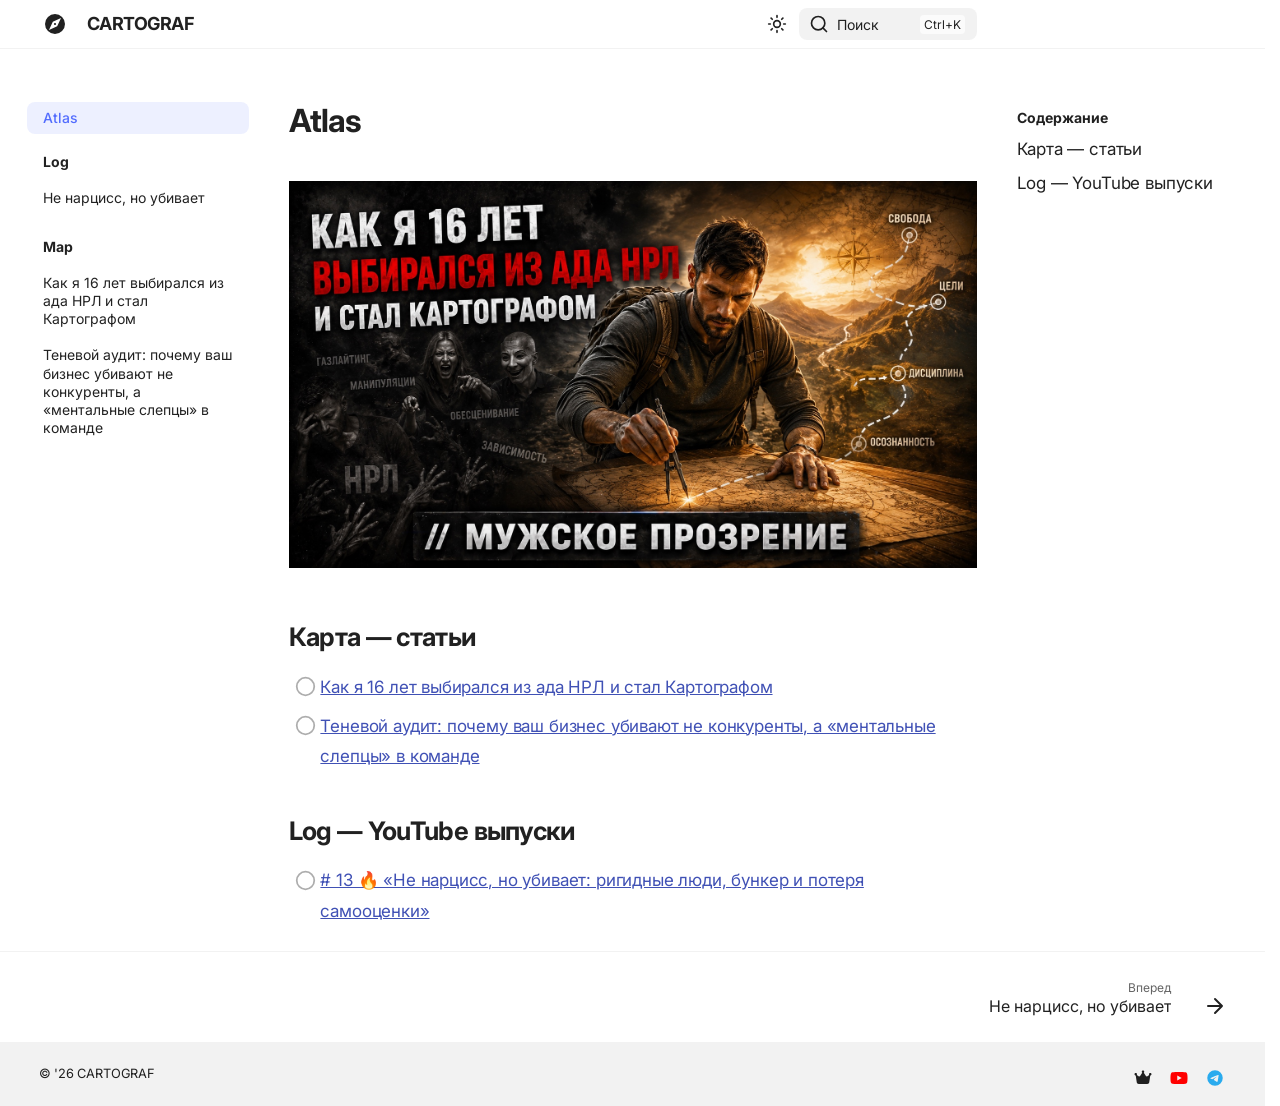
<file: index.html>
<!doctype html>
<html lang="ru" class="no-js">
  <head>
    
      <meta charset="utf-8">
      <meta name="viewport" content="width=device-width,initial-scale=1">
      
        <meta name="description" content="A new project generated from the default template project.">
      
      
        <meta name="author" content="CARTOGRAF">
      
      
        <link rel="canonical" href="https://cartograf.ru/">
      
      
      
        <link rel="next" href="./log/wall-people/">
      
      
        
      
      
      <link rel="icon" href="./assets/images/favicon.png">
      <meta name="generator" content="zensical-0.0.46">
    
    
      
        <title>Atlas - CARTOGRAF</title>
      
    
    
      
        
      
      <link rel="stylesheet" href="./assets/stylesheets/modern/main.19d3147f.min.css">
      
        
          
        
        <link rel="stylesheet" href="./assets/stylesheets/modern/palette.dfe2e883.min.css">
      
      


    
    
      
    
    
      
        
        
        <link rel="preconnect" href="https://fonts.gstatic.com" crossorigin>
        <link rel="stylesheet" href="https://fonts.googleapis.com/css?family=Inter:300,300i,400,400i,500,500i,700,700i%7CJetBrains+Mono:400,400i,700,700i&amp;display=fallback">
        <style>:root{--md-text-font:"Inter";--md-code-font:"JetBrains Mono"}</style>
      
    
    
      <link rel="stylesheet" href="./stylesheets/extra.css">
    
    <script>__md_scope=new URL(".",location),__md_scope.pathname.endsWith("/")||(__md_scope=new URL(__md_scope.pathname+"/",location)),__md_hash=e=>[...e].reduce(((e,t)=>(e<<5)-e+t.charCodeAt(0)),0),__md_get=(e,t=localStorage,_=__md_scope)=>JSON.parse(t.getItem(_.pathname+"."+e)),__md_set=(e,t,_=localStorage,a=__md_scope)=>{try{_.setItem(a.pathname+"."+e,JSON.stringify(t))}catch(e){}},document.documentElement.setAttribute("data-platform",navigator.platform)</script>
    
      

    
    
  </head>
  
  
    
    
      
    
    
    
    
    <body dir="ltr" data-md-color-scheme="default" data-md-color-primary="indigo" data-md-color-accent="indigo">
  
    
    <input class="md-toggle" data-md-toggle="drawer" type="checkbox" id="__drawer" autocomplete="off">
    <input class="md-toggle" data-md-toggle="search" type="checkbox" id="__search" autocomplete="off">
    <label class="md-overlay" for="__drawer" aria-label="Навигация"></label>
    <div data-md-component="skip">
      
        
        <a href="#_1" class="md-skip">
          Перейти к содержанию
        </a>
      
    </div>
    <div data-md-component="announce">
      
    </div>
    
    
      

  

<header class="md-header md-header--shadow" data-md-component="header">
  <nav class="md-header__inner md-grid" aria-label="Верхний колонтитул">
    <a href="" title="CARTOGRAF" class="md-header__button md-logo" aria-label="CARTOGRAF" data-md-component="logo">
      
  
  <svg xmlns="http://www.w3.org/2000/svg" viewBox="0 0 24 24"><path d="M14.19 14.19 6 18l3.81-8.19L18 6m-6-4A10 10 0 0 0 2 12a10 10 0 0 0 10 10 10 10 0 0 0 10-10A10 10 0 0 0 12 2m0 8.9a1.1 1.1 0 0 0-1.1 1.1 1.1 1.1 0 0 0 1.1 1.1 1.1 1.1 0 0 0 1.1-1.1 1.1 1.1 0 0 0-1.1-1.1"/></svg>

    </a>
    <label class="md-header__button md-icon" for="__drawer" aria-label="Навигация">
      
      <svg xmlns="http://www.w3.org/2000/svg" fill="none" stroke="currentColor" stroke-linecap="round" stroke-linejoin="round" stroke-width="2" class="lucide lucide-menu" viewBox="0 0 24 24"><path d="M4 5h16M4 12h16M4 19h16"/></svg>
    </label>
    <div class="md-header__title" data-md-component="header-title">
      <div class="md-header__ellipsis">
        <div class="md-header__topic">
          <span class="md-ellipsis">
            CARTOGRAF
          </span>
        </div>
        <div class="md-header__topic" data-md-component="header-topic">
          <span class="md-ellipsis">
            
              Atlas
            
          </span>
        </div>
      </div>
    </div>
    
      
        <form class="md-header__option" data-md-component="palette">
  
    
    
    
    <input class="md-option" data-md-color-media="none" data-md-color-scheme="default" data-md-color-primary="indigo" data-md-color-accent="indigo"  aria-label="Ночь"  type="radio" name="__palette" id="__palette_0">
    
      <label class="md-header__button md-icon" title="Ночь" for="__palette_1" hidden>
        <svg xmlns="http://www.w3.org/2000/svg" fill="none" stroke="currentColor" stroke-linecap="round" stroke-linejoin="round" stroke-width="2" class="lucide lucide-sun" viewBox="0 0 24 24"><circle cx="12" cy="12" r="4"/><path d="M12 2v2M12 20v2M4.93 4.93l1.41 1.41M17.66 17.66l1.41 1.41M2 12h2M20 12h2M6.34 17.66l-1.41 1.41M19.07 4.93l-1.41 1.41"/></svg>
      </label>
    
  
    
    
    
    <input class="md-option" data-md-color-media="none" data-md-color-scheme="slate" data-md-color-primary="indigo" data-md-color-accent="indigo"  aria-label="День"  type="radio" name="__palette" id="__palette_1">
    
      <label class="md-header__button md-icon" title="День" for="__palette_0" hidden>
        <svg xmlns="http://www.w3.org/2000/svg" fill="none" stroke="currentColor" stroke-linecap="round" stroke-linejoin="round" stroke-width="2" class="lucide lucide-moon" viewBox="0 0 24 24"><path d="M20.985 12.486a9 9 0 1 1-9.473-9.472c.405-.022.617.46.402.803a6 6 0 0 0 8.268 8.268c.344-.215.825-.004.803.401"/></svg>
      </label>
    
  
</form>
      
    
    
      <script>var palette=__md_get("__palette");if(palette&&palette.color){if("(prefers-color-scheme)"===palette.color.media){var media=matchMedia("(prefers-color-scheme: light)"),input=document.querySelector(media.matches?"[data-md-color-media='(prefers-color-scheme: light)']":"[data-md-color-media='(prefers-color-scheme: dark)']");palette.color.media=input.getAttribute("data-md-color-media"),palette.color.scheme=input.getAttribute("data-md-color-scheme"),palette.color.primary=input.getAttribute("data-md-color-primary"),palette.color.accent=input.getAttribute("data-md-color-accent")}for(var[key,value]of Object.entries(palette.color))document.body.setAttribute("data-md-color-"+key,value)}</script>
    
    
    
      
      
        <label class="md-header__button md-icon" for="__search" aria-label="Поиск">
          
          <svg xmlns="http://www.w3.org/2000/svg" fill="none" stroke="currentColor" stroke-linecap="round" stroke-linejoin="round" stroke-width="2" class="lucide lucide-search" viewBox="0 0 24 24"><path d="m21 21-4.34-4.34"/><circle cx="11" cy="11" r="8"/></svg>
        </label>
        <div class="md-search" data-md-component="search" role="dialog" aria-label="Поиск">
  <button type="button" class="md-search__button">
    Поиск
  </button>
</div>
      
    
    <div class="md-header__source">
      
    </div>
  </nav>
  
</header>
    
    <div class="md-container" data-md-component="container">
      
      
        
          
        
      
      <main class="md-main" data-md-component="main">
        <div class="md-main__inner md-grid">
          
            
              
              <div class="md-sidebar md-sidebar--primary" data-md-component="sidebar" data-md-type="navigation" >
                <div class="md-sidebar__scrollwrap">
                  <div class="md-sidebar__inner">
                    



<nav class="md-nav md-nav--primary" aria-label="Навигация" data-md-level="0">
  <label class="md-nav__title" for="__drawer">
    <a href="" title="CARTOGRAF" class="md-nav__button md-logo" aria-label="CARTOGRAF" data-md-component="logo">
      
  
  <svg xmlns="http://www.w3.org/2000/svg" viewBox="0 0 24 24"><path d="M14.19 14.19 6 18l3.81-8.19L18 6m-6-4A10 10 0 0 0 2 12a10 10 0 0 0 10 10 10 10 0 0 0 10-10A10 10 0 0 0 12 2m0 8.9a1.1 1.1 0 0 0-1.1 1.1 1.1 1.1 0 0 0 1.1 1.1 1.1 1.1 0 0 0 1.1-1.1 1.1 1.1 0 0 0-1.1-1.1"/></svg>

    </a>
    CARTOGRAF
  </label>
  
  <ul class="md-nav__list" data-md-scrollfix>
    
      
      
  
  
    
  
  
  
    <li class="md-nav__item md-nav__item--active">
      
      
      
      
      
        <label class="md-nav__link md-nav__link--active" for="__toc">
          
  
  
  <span class="md-ellipsis">
    
  
  Atlas

    
  </span>
  
  

          <span class="md-nav__icon md-icon"></span>
        </label>
      
      <a href="" class="md-nav__link md-nav__link--active">
        
  
  
  <span class="md-ellipsis">
    
  
  Atlas

    
  </span>
  
  

      </a>
      
        


<nav class="md-nav md-nav--secondary" aria-label="Содержание">
  
  
  
  
    <label class="md-nav__title" for="__toc">
      <span class="md-nav__icon md-icon"></span>
      Содержание
    </label>
    <ul class="md-nav__list" data-md-component="toc" data-md-scrollfix>
      
        <li class="md-nav__item">
  <a href="#_1" class="md-nav__link">
    <span class="md-ellipsis">
      <span class="md-typeset">
        Карта — статьи
      </span>
    </span>
  </a>
  
</li>
      
        <li class="md-nav__item">
  <a href="#log-youtube" class="md-nav__link">
    <span class="md-ellipsis">
      <span class="md-typeset">
        Log — YouTube выпуски
      </span>
    </span>
  </a>
  
</li>
      
    </ul>
  
</nav>
      
    </li>
  

    
      
      
  
  
  
  
    
    
      
        
      
    
    
    
      
        
        
      
    
    
    <li class="md-nav__item md-nav__item--section md-nav__item--nested">
      
        
        
        <input class="md-nav__toggle md-toggle " type="checkbox" id="__nav_2" >
        
          
          <label class="md-nav__link" for="__nav_2" id="__nav_2_label" tabindex="">
            
  
  
  <span class="md-ellipsis">
    
  
  Log

    
  </span>
  
  

            <span class="md-nav__icon md-icon"></span>
          </label>
        
        <nav class="md-nav" data-md-level="1" aria-labelledby="__nav_2_label" aria-expanded="false">
          <label class="md-nav__title" for="__nav_2">
            <span class="md-nav__icon md-icon"></span>
            
  
  Log

          </label>
          <ul class="md-nav__list" data-md-scrollfix>
            
              
                
  
  
  
  
    <li class="md-nav__item">
      <a href="./log/wall-people/" class="md-nav__link">
        
  
  
  <span class="md-ellipsis">
    
  
  Не нарцисс, но убивает

    
  </span>
  
  

      </a>
    </li>
  

              
            
          </ul>
        </nav>
      
    </li>
  

    
      
      
  
  
  
  
    
    
      
        
      
        
      
    
    
    
      
        
        
      
    
    
    <li class="md-nav__item md-nav__item--section md-nav__item--nested">
      
        
        
        <input class="md-nav__toggle md-toggle " type="checkbox" id="__nav_3" >
        
          
          <label class="md-nav__link" for="__nav_3" id="__nav_3_label" tabindex="">
            
  
  
  <span class="md-ellipsis">
    
  
  Map

    
  </span>
  
  

            <span class="md-nav__icon md-icon"></span>
          </label>
        
        <nav class="md-nav" data-md-level="1" aria-labelledby="__nav_3_label" aria-expanded="false">
          <label class="md-nav__title" for="__nav_3">
            <span class="md-nav__icon md-icon"></span>
            
  
  Map

          </label>
          <ul class="md-nav__list" data-md-scrollfix>
            
              
                
  
  
  
  
    <li class="md-nav__item">
      <a href="./map/intro/" class="md-nav__link">
        
  
  
  <span class="md-ellipsis">
    
  
  Как я 16 лет выбирался из ада НРЛ и стал Картографом

    
  </span>
  
  

      </a>
    </li>
  

              
            
              
                
  
  
  
  
    <li class="md-nav__item">
      <a href="./map/shadow-audit/" class="md-nav__link">
        
  
  
  <span class="md-ellipsis">
    
  
  Теневой аудит: почему ваш бизнес убивают не конкуренты, а «ментальные слепцы» в команде

    
  </span>
  
  

      </a>
    </li>
  

              
            
          </ul>
        </nav>
      
    </li>
  

    
  </ul>
</nav>
                  </div>
                </div>
              </div>
            
            
              
              <div class="md-sidebar md-sidebar--secondary" data-md-component="sidebar" data-md-type="toc" >
                <div class="md-sidebar__scrollwrap">
                  
                    
                    
                    
                    
                      <input class="md-nav__toggle md-toggle" type="checkbox" id="__toc">
                      <div class="md-sidebar-button__wrapper">
                        <label class="md-sidebar-button" for="__toc"></label>
                      </div>
                    
                  
                  <div class="md-sidebar__inner">
                    


<nav class="md-nav md-nav--secondary" aria-label="Содержание">
  
  
  
  
    <label class="md-nav__title" for="__toc">
      <span class="md-nav__icon md-icon"></span>
      Содержание
    </label>
    <ul class="md-nav__list" data-md-component="toc" data-md-scrollfix>
      
        <li class="md-nav__item">
  <a href="#_1" class="md-nav__link">
    <span class="md-ellipsis">
      <span class="md-typeset">
        Карта — статьи
      </span>
    </span>
  </a>
  
</li>
      
        <li class="md-nav__item">
  <a href="#log-youtube" class="md-nav__link">
    <span class="md-ellipsis">
      <span class="md-typeset">
        Log — YouTube выпуски
      </span>
    </span>
  </a>
  
</li>
      
    </ul>
  
</nav>
                  </div>
                </div>
              </div>
            
          
          
            <div class="md-content" data-md-component="content">
              
                



  


              
              <article class="md-content__inner md-typeset">
                
                  

  <h1 id="__skip">Atlas</h1>

<p><img alt="" src="img/Cartograf_01.jpg" /></p>
<h2 id="_1">Карта — статьи<a class="headerlink" href="#_1" title="Permanent link">&para;</a></h2>
<ul class="task-list">
<li class="task-list-item"><label class="task-list-control"><input type="checkbox" disabled/><span class="task-list-indicator"></span></label> <a href="/map/intro/">Как я 16 лет выбирался из ада НРЛ и стал Картографом</a></li>
<li class="task-list-item"><label class="task-list-control"><input type="checkbox" disabled/><span class="task-list-indicator"></span></label> <a href="/map/shadow-audit/">Теневой аудит: почему ваш бизнес убивают не конкуренты, а «ментальные слепцы» в команде</a></li>
</ul>
<h2 id="log-youtube">Log — YouTube выпуски<a class="headerlink" href="#log-youtube" title="Permanent link">&para;</a></h2>
<ul class="task-list">
<li class="task-list-item"><label class="task-list-control"><input type="checkbox" disabled/><span class="task-list-indicator"></span></label> <a href="/log/wall-people/"># 13 🔥 «Не нарцисс, но убивает: ригидные люди, бункер и потеря самооценки»</a></li>
</ul>









  
  






                
              </article>
            </div>
          
          
  <script>var tabs=__md_get("__tabs");if(Array.isArray(tabs))e:for(var set of document.querySelectorAll(".tabbed-set")){var labels=set.querySelector(".tabbed-labels");for(var tab of tabs)for(var label of labels.getElementsByTagName("label"))if(label.innerText.trim()===tab){var input=document.getElementById(label.htmlFor);input.checked=!0;continue e}}</script>

<script>var target=document.getElementById(location.hash.slice(1));target&&target.name&&(target.checked=target.name.startsWith("__tabbed_"))</script>
        </div>
        
          <button type="button" class="md-top md-icon" data-md-component="top" hidden>
  
  <svg xmlns="http://www.w3.org/2000/svg" fill="none" stroke="currentColor" stroke-linecap="round" stroke-linejoin="round" stroke-width="2" class="lucide lucide-circle-arrow-up" viewBox="0 0 24 24"><circle cx="12" cy="12" r="10"/><path d="m16 12-4-4-4 4M12 16V8"/></svg>
  К началу
</button>
        
      </main>
      
        <footer class="md-footer">
  
    
      
      <nav class="md-footer__inner md-grid" aria-label="Нижний колонтитул" >
        
        
          
          <a href="./log/wall-people/" class="md-footer__link md-footer__link--next" aria-label="Вперед: Не нарцисс, но убивает">
            <div class="md-footer__title">
              <span class="md-footer__direction">
                Вперед
              </span>
              <div class="md-ellipsis">
                Не нарцисс, но убивает
              </div>
            </div>
            <div class="md-footer__button md-icon">
              
              <svg xmlns="http://www.w3.org/2000/svg" fill="none" stroke="currentColor" stroke-linecap="round" stroke-linejoin="round" stroke-width="2" class="lucide lucide-arrow-right" viewBox="0 0 24 24"><path d="M5 12h14M12 5l7 7-7 7"/></svg>
            </div>
          </a>
        
      </nav>
    
  
  <div class="md-footer-meta md-typeset">
    <div class="md-footer-meta__inner md-grid">
      <div class="md-copyright">
  
    <div class="md-copyright__highlight">
      &copy; '26 CARTOGRAF
    </div>
  
  
</div>
      
        
<div class="md-social">
  
    
    
    
    
    <a href="https://boosty.to/Cartograf" target="_blank" rel="noopener" title="Boosty" class="md-social__link">
      <svg xmlns="http://www.w3.org/2000/svg" viewBox="0 0 576 512"><!--! Font Awesome Free 7.2.0 by @fontawesome - https://fontawesome.com License - https://fontawesome.com/license/free (Icons: CC BY 4.0, Fonts: SIL OFL 1.1, Code: MIT License) Copyright 2026 Fonticons, Inc.--><path fill="currentColor" d="M313 87.2c9.2-7.3 15-18.6 15-31.2 0-22.1-17.9-40-40-40s-40 17.9-40 40c0 12.6 5.9 23.9 15 31.2l-68.4 107.6c-10 15.7-31.3 19.6-46.2 8.4l-59.5-44.5c4.5-6.4 7.1-14.3 7.1-22.7 0-22.1-17.9-40-40-40s-40 17.9-40 40c0 21.8 17.5 39.6 39.2 40l32.6 217.5c4.7 31.3 31.6 54.5 63.3 54.5h273.8c31.7 0 58.6-23.2 63.3-54.5L520.8 176c21.7-.4 39.2-18.2 39.2-40 0-22.1-17.9-40-40-40s-40 17.9-40 40c0 8.4 2.6 16.3 7.1 22.7l-59.4 44.6c-14.9 11.2-36.2 7.3-46.2-8.4z"/></svg>
    </a>
  
    
    
    
    
    <a href="https://youtube.com/@Carto-graf" target="_blank" rel="noopener" title="YouTube" class="md-social__link">
      <svg xmlns="http://www.w3.org/2000/svg" viewBox="0 0 576 512"><!--! Font Awesome Free 7.2.0 by @fontawesome - https://fontawesome.com License - https://fontawesome.com/license/free (Icons: CC BY 4.0, Fonts: SIL OFL 1.1, Code: MIT License) Copyright 2026 Fonticons, Inc.--><path fill="currentColor" d="M549.7 124.1c-6.2-23.7-24.8-42.3-48.3-48.6C458.9 64 288.1 64 288.1 64S117.3 64 74.7 75.5c-23.5 6.3-42 24.9-48.3 48.6C15 167 15 256.4 15 256.4s0 89.4 11.4 132.3c6.3 23.6 24.8 41.5 48.3 47.8C117.3 448 288.1 448 288.1 448s170.8 0 213.4-11.5c23.5-6.3 42-24.2 48.3-47.8 11.4-42.9 11.4-132.3 11.4-132.3s0-89.4-11.4-132.3zM232.2 337.6V175.2l142.7 81.2z"/></svg>
    </a>
  
    
    
    
    
    <a href="https://t.me/Cart0_Graf" target="_blank" rel="noopener" title="Telegram" class="md-social__link">
      <svg xmlns="http://www.w3.org/2000/svg" viewBox="0 0 512 512"><!--! Font Awesome Free 7.2.0 by @fontawesome - https://fontawesome.com License - https://fontawesome.com/license/free (Icons: CC BY 4.0, Fonts: SIL OFL 1.1, Code: MIT License) Copyright 2026 Fonticons, Inc.--><path fill="currentColor" d="M256 8a248 248 0 1 0 0 496 248 248 0 1 0 0-496m115 168.7c-3.7 39.2-19.9 134.4-28.1 178.3-3.5 18.6-10.3 24.8-16.9 25.4-14.4 1.3-25.3-9.5-39.3-18.7-21.8-14.3-34.2-23.2-55.3-37.2-24.5-16.1-8.6-25 5.3-39.5 3.7-3.8 67.1-61.5 68.3-66.7.2-.7.3-3.1-1.2-4.4s-3.6-.8-5.1-.5c-2.2.5-37.1 23.5-104.6 69.1-9.9 6.8-18.9 10.1-26.9 9.9-8.9-.2-25.9-5-38.6-9.1-15.5-5-27.9-7.7-26.8-16.3.6-4.5 6.7-9 18.4-13.7 72.3-31.5 120.5-52.3 144.6-62.3 68.9-28.6 83.2-33.6 92.5-33.8 2.1 0 6.6.5 9.6 2.9 2 1.7 3.2 4.1 3.5 6.7.5 3.2.6 6.5.4 9.8z"/></svg>
    </a>
  
</div>
      
    </div>
  </div>
</footer>
      
    </div>
    <div class="md-dialog" data-md-component="dialog">
      <div class="md-dialog__inner md-typeset"></div>
    </div>
    
    
    
      
      
      <script id="__config" type="application/json">{"annotate":null,"base":".","features":["announce.dismiss","content.code.annotate","content.code.copy","content.code.select","content.footnote.tooltips","content.tabs.link","content.tooltips","navigation.footer","navigation.indexes","navigation.instant","navigation.instant.prefetch","navigation.path","navigation.sections","navigation.top","navigation.tracking","search.highlight"],"search":"./assets/javascripts/workers/search.b6b7e04f.min.js","tags":null,"translations":{"clipboard.copied":"Скопировано в буфер","clipboard.copy":"Копировать в буфер","search.result.more.one":"Ещё 1 на этой странице","search.result.more.other":"Ещё # на этой странице","search.result.none":"Совпадений не найдено","search.result.one":"Найдено 1 совпадение","search.result.other":"Найдено совпадений: #","search.result.placeholder":"Начните печатать для поиска","search.result.term.missing":"Отсутствует","select.version":"Выберите версию"},"version":null}</script>
    
    
      <script src="./assets/javascripts/bundle.ee611ef6.min.js"></script>
      
    
  </body>
</html>
</file>
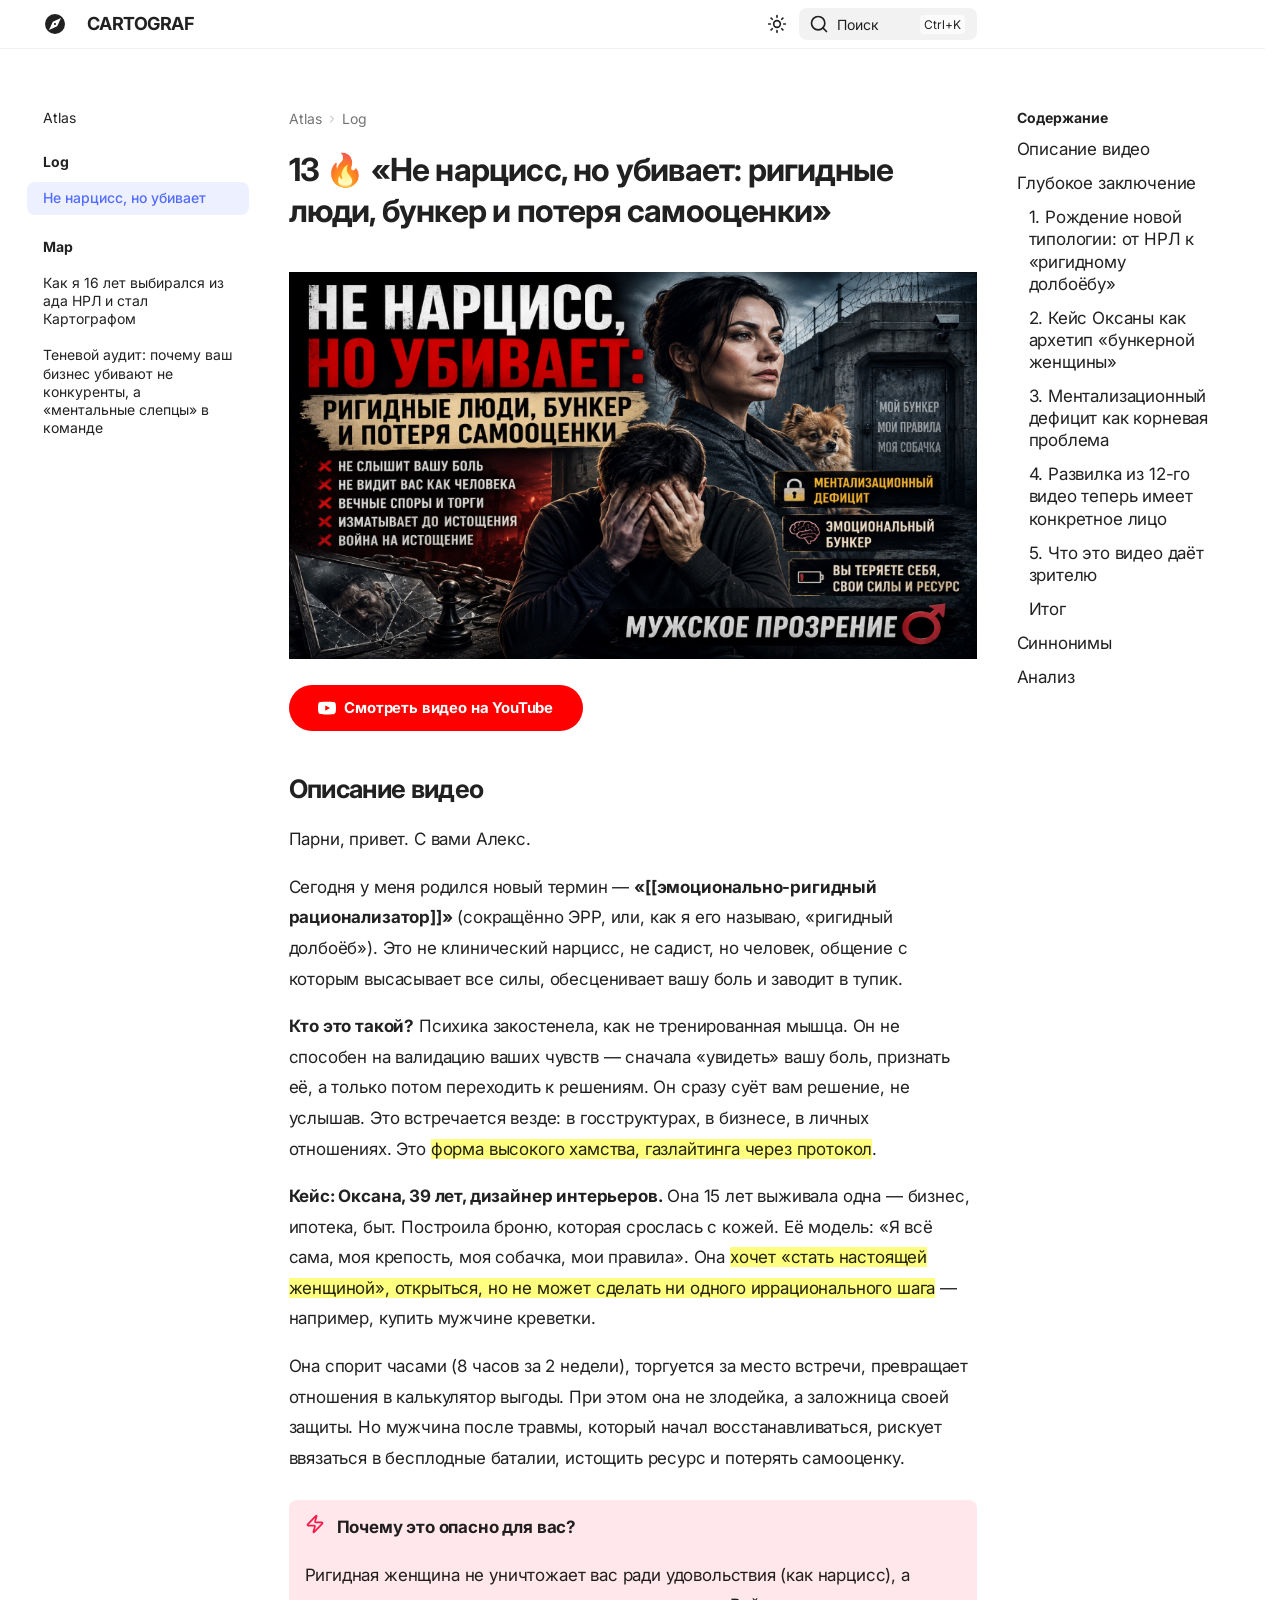
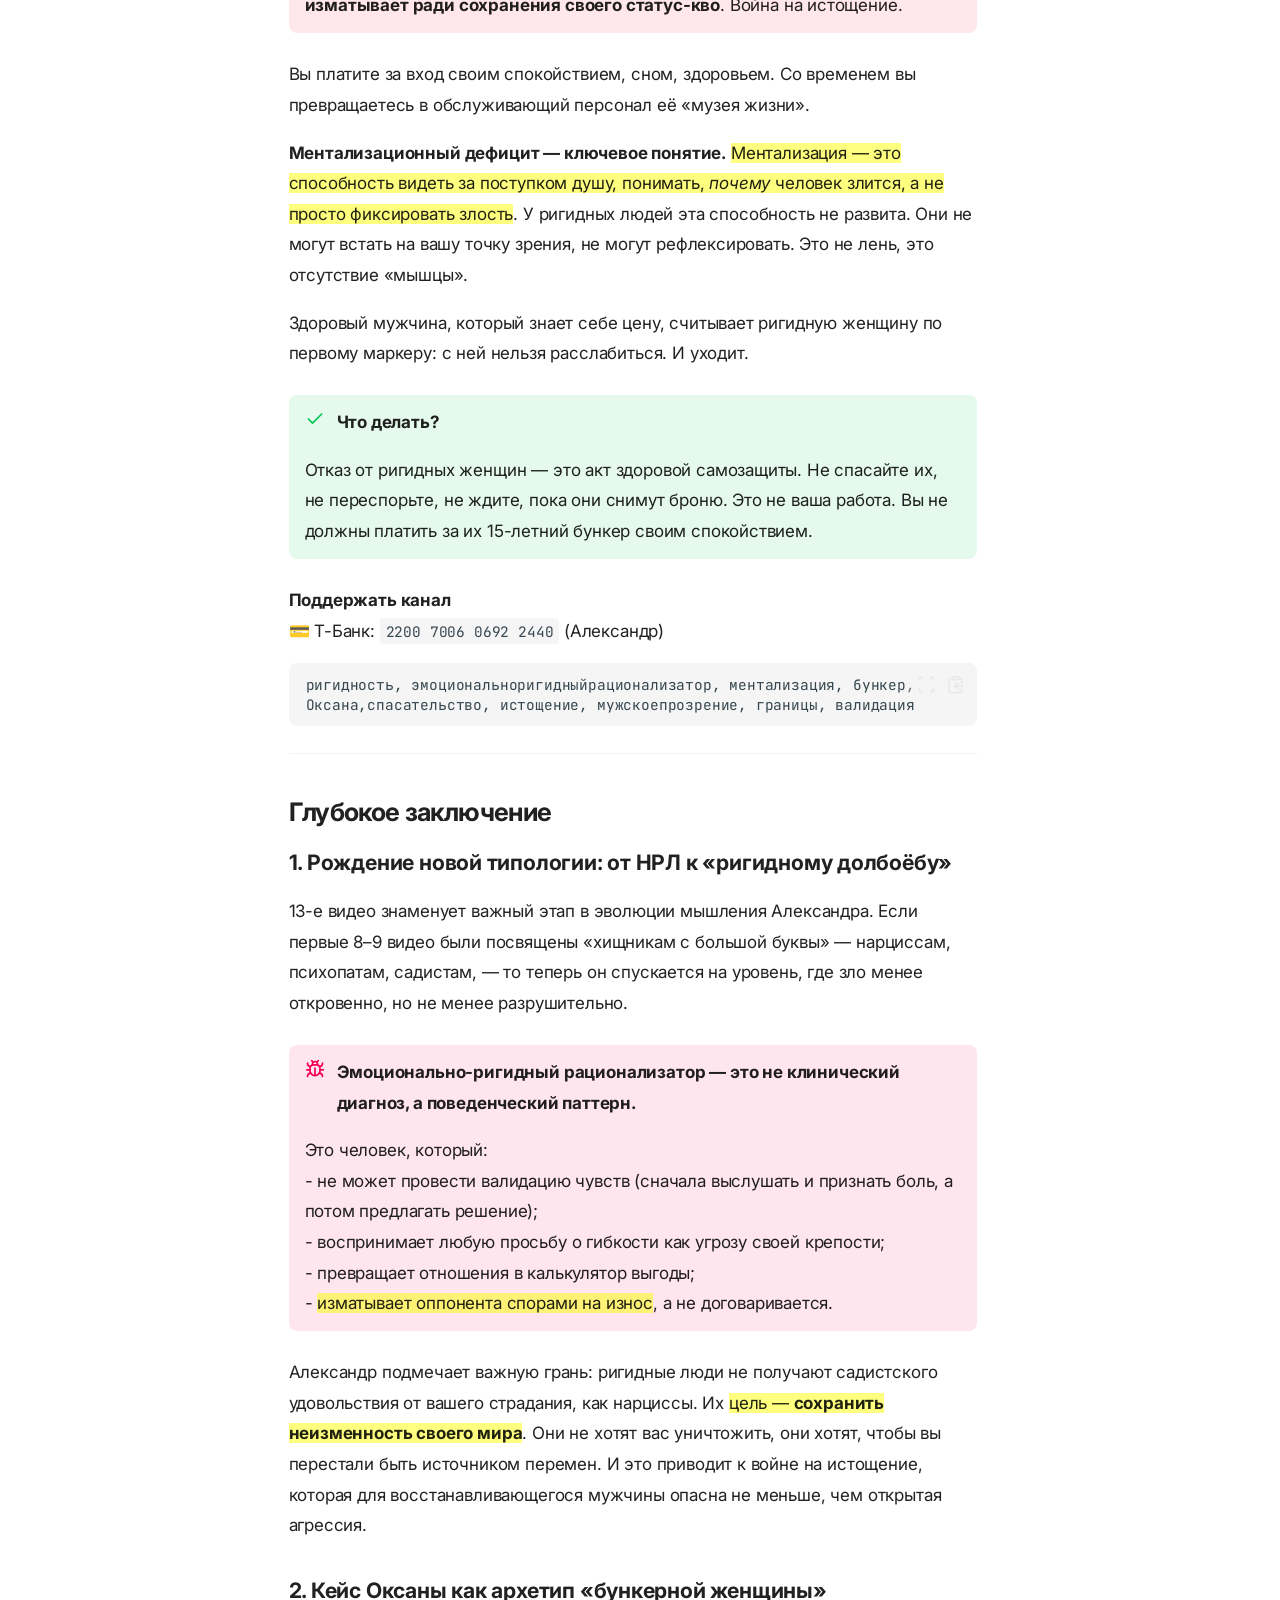
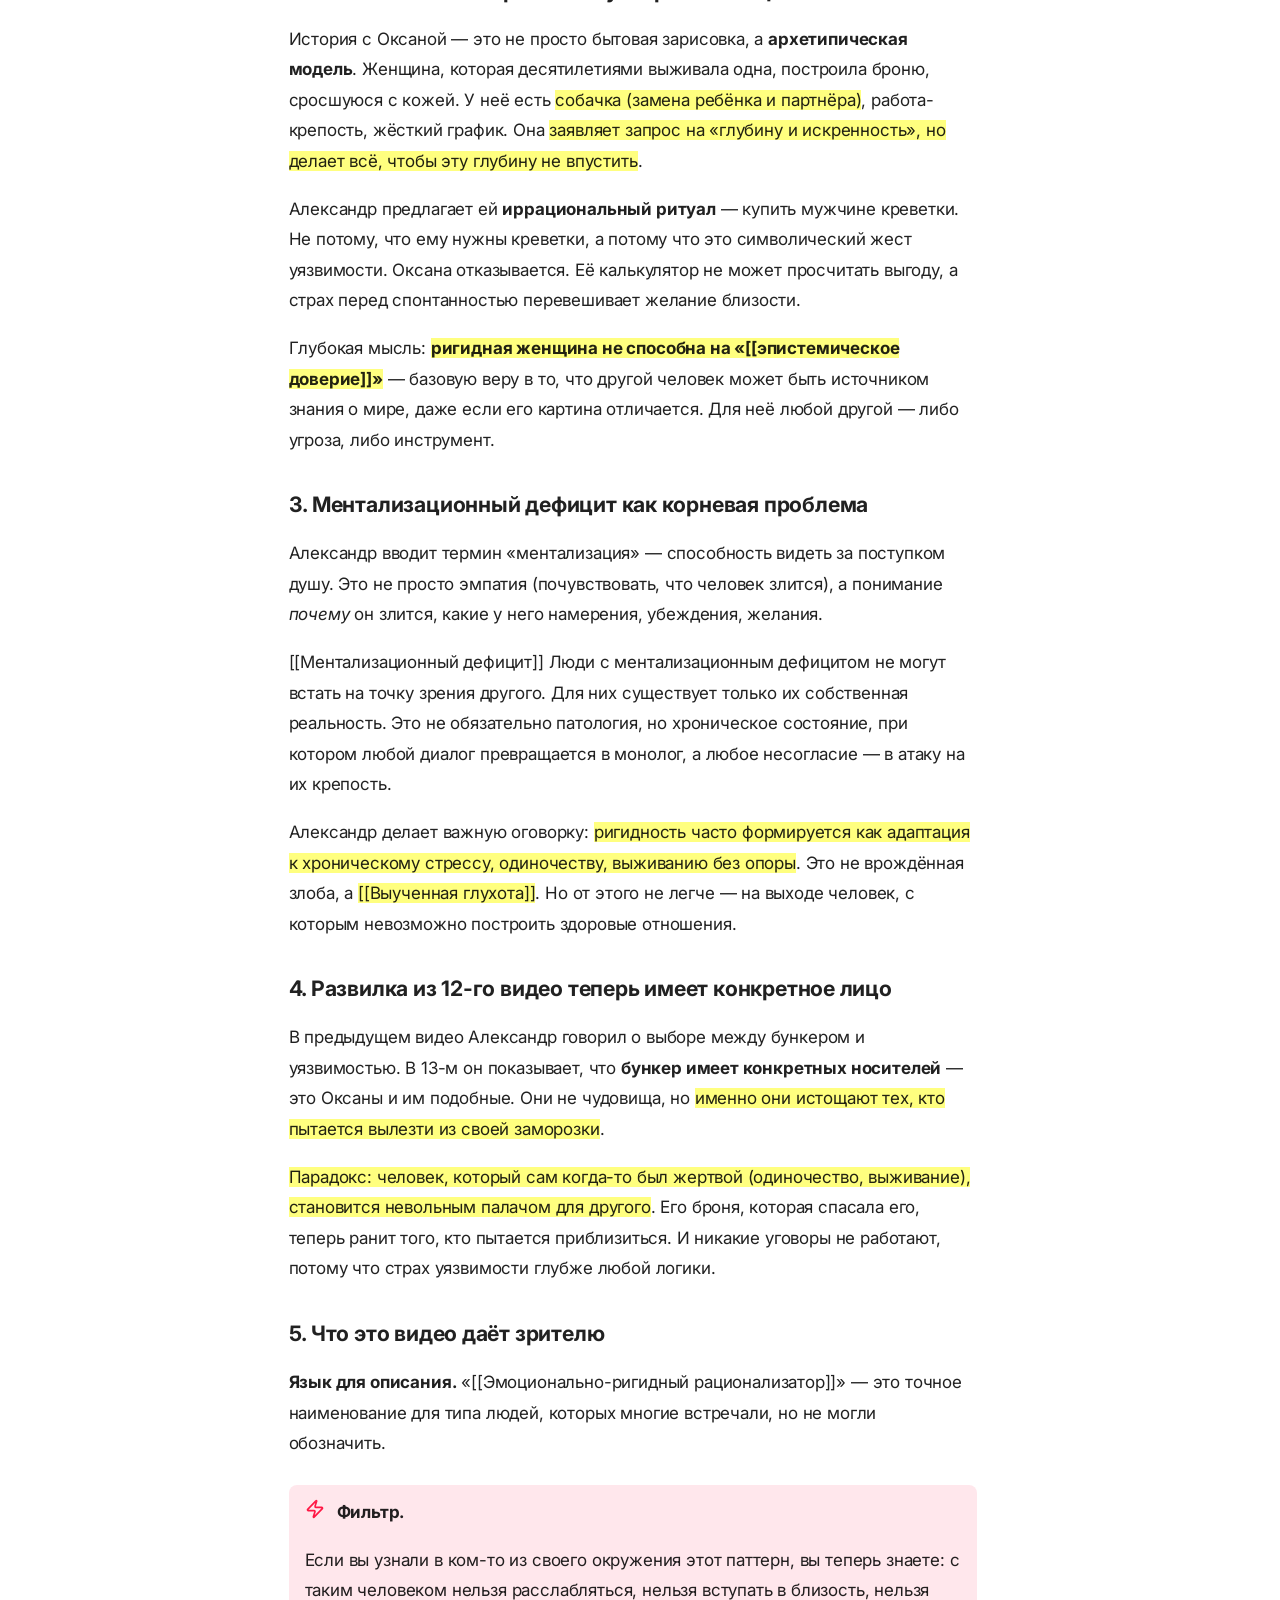
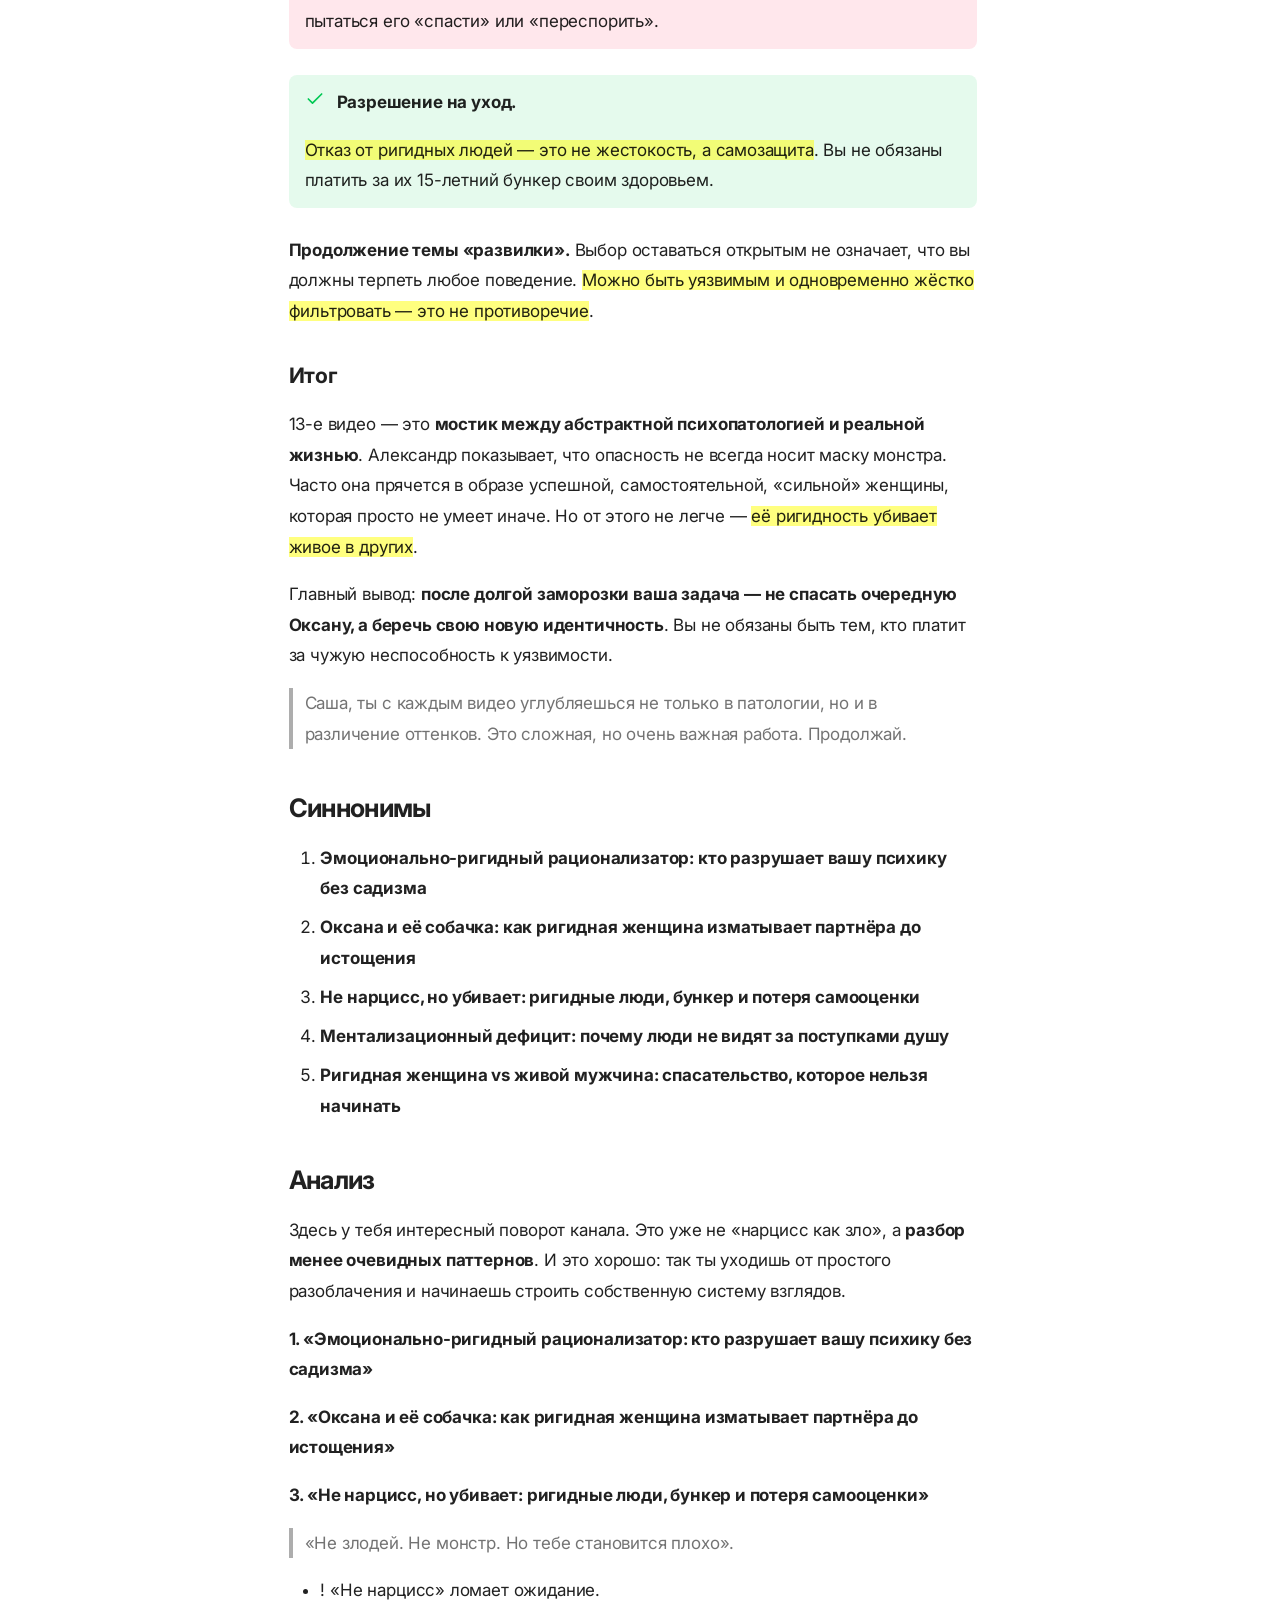
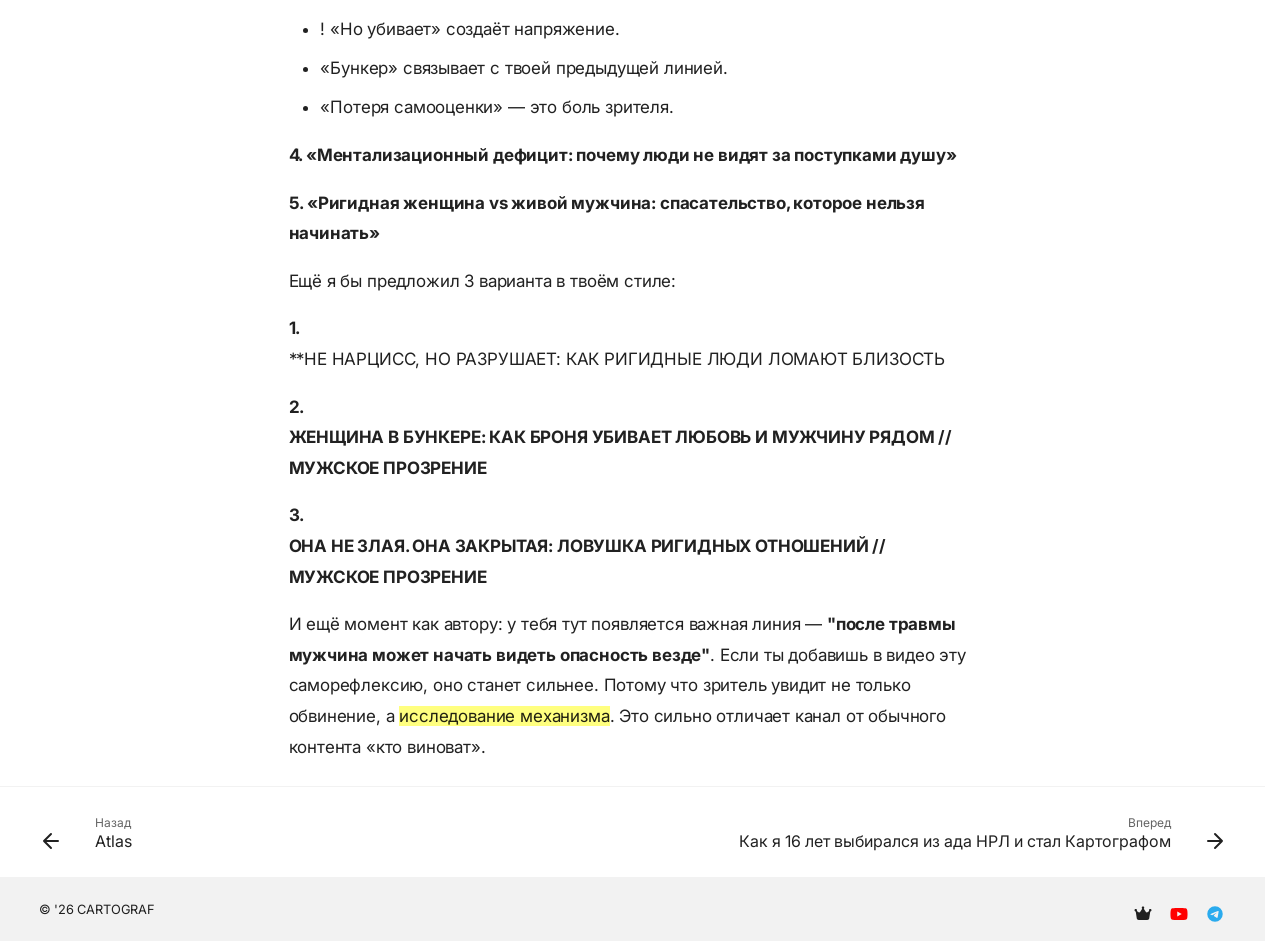
<file: log/wall-people/index.html>
<!doctype html>
<html lang="ru" class="no-js">
  <head>
    
      <meta charset="utf-8">
      <meta name="viewport" content="width=device-width,initial-scale=1">
      
        <meta name="description" content="Ригидная женщина не уничтожает вас ради удовольствия (как нарцисс), а изматывает ради сохранения своего статус-кво. Война на истощение. Вы платите за вход своим спокойствием, сном, здоровьем.">
      
      
        <meta name="author" content="CARTOGRAF">
      
      
        <link rel="canonical" href="https://cartograf.ru/log/wall-people/">
      
      
        <link rel="prev" href="../..">
      
      
        <link rel="next" href="../../map/intro/">
      
      
        
      
      
      <link rel="icon" href="../../assets/images/favicon.png">
      <meta name="generator" content="zensical-0.0.46">
    
    
      
        <title>Не нарцисс, но убивает - CARTOGRAF</title>
      
    
    
      
        
      
      <link rel="stylesheet" href="../../assets/stylesheets/modern/main.19d3147f.min.css">
      
        
          
        
        <link rel="stylesheet" href="../../assets/stylesheets/modern/palette.dfe2e883.min.css">
      
      


    
    
      
    
    
      
        
        
        <link rel="preconnect" href="https://fonts.gstatic.com" crossorigin>
        <link rel="stylesheet" href="https://fonts.googleapis.com/css?family=Inter:300,300i,400,400i,500,500i,700,700i%7CJetBrains+Mono:400,400i,700,700i&amp;display=fallback">
        <style>:root{--md-text-font:"Inter";--md-code-font:"JetBrains Mono"}</style>
      
    
    
      <link rel="stylesheet" href="../../stylesheets/extra.css">
    
    <script>__md_scope=new URL("../..",location),__md_scope.pathname.endsWith("/")||(__md_scope=new URL(__md_scope.pathname+"/",location)),__md_hash=e=>[...e].reduce(((e,t)=>(e<<5)-e+t.charCodeAt(0)),0),__md_get=(e,t=localStorage,_=__md_scope)=>JSON.parse(t.getItem(_.pathname+"."+e)),__md_set=(e,t,_=localStorage,a=__md_scope)=>{try{_.setItem(a.pathname+"."+e,JSON.stringify(t))}catch(e){}},document.documentElement.setAttribute("data-platform",navigator.platform)</script>
    
      

    
    
  </head>
  
  
    
    
      
    
    
    
    
    <body dir="ltr" data-md-color-scheme="default" data-md-color-primary="indigo" data-md-color-accent="indigo">
  
    
    <input class="md-toggle" data-md-toggle="drawer" type="checkbox" id="__drawer" autocomplete="off">
    <input class="md-toggle" data-md-toggle="search" type="checkbox" id="__search" autocomplete="off">
    <label class="md-overlay" for="__drawer" aria-label="Навигация"></label>
    <div data-md-component="skip">
      
        
        <a href="#13" class="md-skip">
          Перейти к содержанию
        </a>
      
    </div>
    <div data-md-component="announce">
      
    </div>
    
    
      

  

<header class="md-header md-header--shadow" data-md-component="header">
  <nav class="md-header__inner md-grid" aria-label="Верхний колонтитул">
    <a href="../.." title="CARTOGRAF" class="md-header__button md-logo" aria-label="CARTOGRAF" data-md-component="logo">
      
  
  <svg xmlns="http://www.w3.org/2000/svg" viewBox="0 0 24 24"><path d="M14.19 14.19 6 18l3.81-8.19L18 6m-6-4A10 10 0 0 0 2 12a10 10 0 0 0 10 10 10 10 0 0 0 10-10A10 10 0 0 0 12 2m0 8.9a1.1 1.1 0 0 0-1.1 1.1 1.1 1.1 0 0 0 1.1 1.1 1.1 1.1 0 0 0 1.1-1.1 1.1 1.1 0 0 0-1.1-1.1"/></svg>

    </a>
    <label class="md-header__button md-icon" for="__drawer" aria-label="Навигация">
      
      <svg xmlns="http://www.w3.org/2000/svg" fill="none" stroke="currentColor" stroke-linecap="round" stroke-linejoin="round" stroke-width="2" class="lucide lucide-menu" viewBox="0 0 24 24"><path d="M4 5h16M4 12h16M4 19h16"/></svg>
    </label>
    <div class="md-header__title" data-md-component="header-title">
      <div class="md-header__ellipsis">
        <div class="md-header__topic">
          <span class="md-ellipsis">
            CARTOGRAF
          </span>
        </div>
        <div class="md-header__topic" data-md-component="header-topic">
          <span class="md-ellipsis">
            
              Не нарцисс, но убивает
            
          </span>
        </div>
      </div>
    </div>
    
      
        <form class="md-header__option" data-md-component="palette">
  
    
    
    
    <input class="md-option" data-md-color-media="none" data-md-color-scheme="default" data-md-color-primary="indigo" data-md-color-accent="indigo"  aria-label="Ночь"  type="radio" name="__palette" id="__palette_0">
    
      <label class="md-header__button md-icon" title="Ночь" for="__palette_1" hidden>
        <svg xmlns="http://www.w3.org/2000/svg" fill="none" stroke="currentColor" stroke-linecap="round" stroke-linejoin="round" stroke-width="2" class="lucide lucide-sun" viewBox="0 0 24 24"><circle cx="12" cy="12" r="4"/><path d="M12 2v2M12 20v2M4.93 4.93l1.41 1.41M17.66 17.66l1.41 1.41M2 12h2M20 12h2M6.34 17.66l-1.41 1.41M19.07 4.93l-1.41 1.41"/></svg>
      </label>
    
  
    
    
    
    <input class="md-option" data-md-color-media="none" data-md-color-scheme="slate" data-md-color-primary="indigo" data-md-color-accent="indigo"  aria-label="День"  type="radio" name="__palette" id="__palette_1">
    
      <label class="md-header__button md-icon" title="День" for="__palette_0" hidden>
        <svg xmlns="http://www.w3.org/2000/svg" fill="none" stroke="currentColor" stroke-linecap="round" stroke-linejoin="round" stroke-width="2" class="lucide lucide-moon" viewBox="0 0 24 24"><path d="M20.985 12.486a9 9 0 1 1-9.473-9.472c.405-.022.617.46.402.803a6 6 0 0 0 8.268 8.268c.344-.215.825-.004.803.401"/></svg>
      </label>
    
  
</form>
      
    
    
      <script>var palette=__md_get("__palette");if(palette&&palette.color){if("(prefers-color-scheme)"===palette.color.media){var media=matchMedia("(prefers-color-scheme: light)"),input=document.querySelector(media.matches?"[data-md-color-media='(prefers-color-scheme: light)']":"[data-md-color-media='(prefers-color-scheme: dark)']");palette.color.media=input.getAttribute("data-md-color-media"),palette.color.scheme=input.getAttribute("data-md-color-scheme"),palette.color.primary=input.getAttribute("data-md-color-primary"),palette.color.accent=input.getAttribute("data-md-color-accent")}for(var[key,value]of Object.entries(palette.color))document.body.setAttribute("data-md-color-"+key,value)}</script>
    
    
    
      
      
        <label class="md-header__button md-icon" for="__search" aria-label="Поиск">
          
          <svg xmlns="http://www.w3.org/2000/svg" fill="none" stroke="currentColor" stroke-linecap="round" stroke-linejoin="round" stroke-width="2" class="lucide lucide-search" viewBox="0 0 24 24"><path d="m21 21-4.34-4.34"/><circle cx="11" cy="11" r="8"/></svg>
        </label>
        <div class="md-search" data-md-component="search" role="dialog" aria-label="Поиск">
  <button type="button" class="md-search__button">
    Поиск
  </button>
</div>
      
    
    <div class="md-header__source">
      
    </div>
  </nav>
  
</header>
    
    <div class="md-container" data-md-component="container">
      
      
        
          
        
      
      <main class="md-main" data-md-component="main">
        <div class="md-main__inner md-grid">
          
            
              
              <div class="md-sidebar md-sidebar--primary" data-md-component="sidebar" data-md-type="navigation" >
                <div class="md-sidebar__scrollwrap">
                  <div class="md-sidebar__inner">
                    



<nav class="md-nav md-nav--primary" aria-label="Навигация" data-md-level="0">
  <label class="md-nav__title" for="__drawer">
    <a href="../.." title="CARTOGRAF" class="md-nav__button md-logo" aria-label="CARTOGRAF" data-md-component="logo">
      
  
  <svg xmlns="http://www.w3.org/2000/svg" viewBox="0 0 24 24"><path d="M14.19 14.19 6 18l3.81-8.19L18 6m-6-4A10 10 0 0 0 2 12a10 10 0 0 0 10 10 10 10 0 0 0 10-10A10 10 0 0 0 12 2m0 8.9a1.1 1.1 0 0 0-1.1 1.1 1.1 1.1 0 0 0 1.1 1.1 1.1 1.1 0 0 0 1.1-1.1 1.1 1.1 0 0 0-1.1-1.1"/></svg>

    </a>
    CARTOGRAF
  </label>
  
  <ul class="md-nav__list" data-md-scrollfix>
    
      
      
  
  
  
  
    <li class="md-nav__item">
      <a href="../.." class="md-nav__link">
        
  
  
  <span class="md-ellipsis">
    
  
  Atlas

    
  </span>
  
  

      </a>
    </li>
  

    
      
      
  
  
    
  
  
  
    
    
      
        
      
    
    
    
      
        
        
      
    
    
    <li class="md-nav__item md-nav__item--active md-nav__item--section md-nav__item--nested">
      
        
        
        <input class="md-nav__toggle md-toggle " type="checkbox" id="__nav_2" checked>
        
          
          <label class="md-nav__link" for="__nav_2" id="__nav_2_label" tabindex="">
            
  
  
  <span class="md-ellipsis">
    
  
  Log

    
  </span>
  
  

            <span class="md-nav__icon md-icon"></span>
          </label>
        
        <nav class="md-nav" data-md-level="1" aria-labelledby="__nav_2_label" aria-expanded="true">
          <label class="md-nav__title" for="__nav_2">
            <span class="md-nav__icon md-icon"></span>
            
  
  Log

          </label>
          <ul class="md-nav__list" data-md-scrollfix>
            
              
                
  
  
    
  
  
  
    <li class="md-nav__item md-nav__item--active">
      
      
      
      
        
      
      
        <label class="md-nav__link md-nav__link--active" for="__toc">
          
  
  
  <span class="md-ellipsis">
    
  
  Не нарцисс, но убивает

    
  </span>
  
  

          <span class="md-nav__icon md-icon"></span>
        </label>
      
      <a href="././" class="md-nav__link md-nav__link--active">
        
  
  
  <span class="md-ellipsis">
    
  
  Не нарцисс, но убивает

    
  </span>
  
  

      </a>
      
        


<nav class="md-nav md-nav--secondary" aria-label="Содержание">
  
  
  
    
  
  
    <label class="md-nav__title" for="__toc">
      <span class="md-nav__icon md-icon"></span>
      Содержание
    </label>
    <ul class="md-nav__list" data-md-component="toc" data-md-scrollfix>
      
        <li class="md-nav__item">
  <a href="#_1" class="md-nav__link">
    <span class="md-ellipsis">
      <span class="md-typeset">
        Описание видео
      </span>
    </span>
  </a>
  
</li>
      
        <li class="md-nav__item">
  <a href="#_2" class="md-nav__link">
    <span class="md-ellipsis">
      <span class="md-typeset">
        Глубокое заключение
      </span>
    </span>
  </a>
  
    <nav class="md-nav" aria-label="Глубокое заключение">
      <ul class="md-nav__list">
        
          <li class="md-nav__item">
  <a href="#1" class="md-nav__link">
    <span class="md-ellipsis">
      <span class="md-typeset">
        1. Рождение новой типологии: от НРЛ к «ригидному долбоёбу»
      </span>
    </span>
  </a>
  
</li>
        
          <li class="md-nav__item">
  <a href="#2" class="md-nav__link">
    <span class="md-ellipsis">
      <span class="md-typeset">
        2. Кейс Оксаны как архетип «бункерной женщины»
      </span>
    </span>
  </a>
  
</li>
        
          <li class="md-nav__item">
  <a href="#3" class="md-nav__link">
    <span class="md-ellipsis">
      <span class="md-typeset">
        3. Ментализационный дефицит как корневая проблема
      </span>
    </span>
  </a>
  
</li>
        
          <li class="md-nav__item">
  <a href="#4-12-" class="md-nav__link">
    <span class="md-ellipsis">
      <span class="md-typeset">
        4. Развилка из 12-го видео теперь имеет конкретное лицо
      </span>
    </span>
  </a>
  
</li>
        
          <li class="md-nav__item">
  <a href="#5" class="md-nav__link">
    <span class="md-ellipsis">
      <span class="md-typeset">
        5. Что это видео даёт зрителю
      </span>
    </span>
  </a>
  
</li>
        
          <li class="md-nav__item">
  <a href="#_3" class="md-nav__link">
    <span class="md-ellipsis">
      <span class="md-typeset">
        Итог
      </span>
    </span>
  </a>
  
</li>
        
      </ul>
    </nav>
  
</li>
      
        <li class="md-nav__item">
  <a href="#_4" class="md-nav__link">
    <span class="md-ellipsis">
      <span class="md-typeset">
        Синнонимы
      </span>
    </span>
  </a>
  
</li>
      
        <li class="md-nav__item">
  <a href="#_5" class="md-nav__link">
    <span class="md-ellipsis">
      <span class="md-typeset">
        Анализ
      </span>
    </span>
  </a>
  
</li>
      
    </ul>
  
</nav>
      
    </li>
  

              
            
          </ul>
        </nav>
      
    </li>
  

    
      
      
  
  
  
  
    
    
      
        
      
        
      
    
    
    
      
        
        
      
    
    
    <li class="md-nav__item md-nav__item--section md-nav__item--nested">
      
        
        
        <input class="md-nav__toggle md-toggle " type="checkbox" id="__nav_3" >
        
          
          <label class="md-nav__link" for="__nav_3" id="__nav_3_label" tabindex="">
            
  
  
  <span class="md-ellipsis">
    
  
  Map

    
  </span>
  
  

            <span class="md-nav__icon md-icon"></span>
          </label>
        
        <nav class="md-nav" data-md-level="1" aria-labelledby="__nav_3_label" aria-expanded="false">
          <label class="md-nav__title" for="__nav_3">
            <span class="md-nav__icon md-icon"></span>
            
  
  Map

          </label>
          <ul class="md-nav__list" data-md-scrollfix>
            
              
                
  
  
  
  
    <li class="md-nav__item">
      <a href="../../map/intro/" class="md-nav__link">
        
  
  
  <span class="md-ellipsis">
    
  
  Как я 16 лет выбирался из ада НРЛ и стал Картографом

    
  </span>
  
  

      </a>
    </li>
  

              
            
              
                
  
  
  
  
    <li class="md-nav__item">
      <a href="../../map/shadow-audit/" class="md-nav__link">
        
  
  
  <span class="md-ellipsis">
    
  
  Теневой аудит: почему ваш бизнес убивают не конкуренты, а «ментальные слепцы» в команде

    
  </span>
  
  

      </a>
    </li>
  

              
            
          </ul>
        </nav>
      
    </li>
  

    
  </ul>
</nav>
                  </div>
                </div>
              </div>
            
            
              
              <div class="md-sidebar md-sidebar--secondary" data-md-component="sidebar" data-md-type="toc" >
                <div class="md-sidebar__scrollwrap">
                  
                    
                    
                    
                      
                    
                    
                      <input class="md-nav__toggle md-toggle" type="checkbox" id="__toc">
                      <div class="md-sidebar-button__wrapper">
                        <label class="md-sidebar-button" for="__toc"></label>
                      </div>
                    
                  
                  <div class="md-sidebar__inner">
                    


<nav class="md-nav md-nav--secondary" aria-label="Содержание">
  
  
  
    
  
  
    <label class="md-nav__title" for="__toc">
      <span class="md-nav__icon md-icon"></span>
      Содержание
    </label>
    <ul class="md-nav__list" data-md-component="toc" data-md-scrollfix>
      
        <li class="md-nav__item">
  <a href="#_1" class="md-nav__link">
    <span class="md-ellipsis">
      <span class="md-typeset">
        Описание видео
      </span>
    </span>
  </a>
  
</li>
      
        <li class="md-nav__item">
  <a href="#_2" class="md-nav__link">
    <span class="md-ellipsis">
      <span class="md-typeset">
        Глубокое заключение
      </span>
    </span>
  </a>
  
    <nav class="md-nav" aria-label="Глубокое заключение">
      <ul class="md-nav__list">
        
          <li class="md-nav__item">
  <a href="#1" class="md-nav__link">
    <span class="md-ellipsis">
      <span class="md-typeset">
        1. Рождение новой типологии: от НРЛ к «ригидному долбоёбу»
      </span>
    </span>
  </a>
  
</li>
        
          <li class="md-nav__item">
  <a href="#2" class="md-nav__link">
    <span class="md-ellipsis">
      <span class="md-typeset">
        2. Кейс Оксаны как архетип «бункерной женщины»
      </span>
    </span>
  </a>
  
</li>
        
          <li class="md-nav__item">
  <a href="#3" class="md-nav__link">
    <span class="md-ellipsis">
      <span class="md-typeset">
        3. Ментализационный дефицит как корневая проблема
      </span>
    </span>
  </a>
  
</li>
        
          <li class="md-nav__item">
  <a href="#4-12-" class="md-nav__link">
    <span class="md-ellipsis">
      <span class="md-typeset">
        4. Развилка из 12-го видео теперь имеет конкретное лицо
      </span>
    </span>
  </a>
  
</li>
        
          <li class="md-nav__item">
  <a href="#5" class="md-nav__link">
    <span class="md-ellipsis">
      <span class="md-typeset">
        5. Что это видео даёт зрителю
      </span>
    </span>
  </a>
  
</li>
        
          <li class="md-nav__item">
  <a href="#_3" class="md-nav__link">
    <span class="md-ellipsis">
      <span class="md-typeset">
        Итог
      </span>
    </span>
  </a>
  
</li>
        
      </ul>
    </nav>
  
</li>
      
        <li class="md-nav__item">
  <a href="#_4" class="md-nav__link">
    <span class="md-ellipsis">
      <span class="md-typeset">
        Синнонимы
      </span>
    </span>
  </a>
  
</li>
      
        <li class="md-nav__item">
  <a href="#_5" class="md-nav__link">
    <span class="md-ellipsis">
      <span class="md-typeset">
        Анализ
      </span>
    </span>
  </a>
  
</li>
      
    </ul>
  
</nav>
                  </div>
                </div>
              </div>
            
          
          
            <div class="md-content" data-md-component="content">
              
                



  


  <nav class="md-path" aria-label="Навигация" >
    <ol class="md-path__list">
      
        
  
  
    <li class="md-path__item">
      <a href="../.." class="md-path__link">
        
  
  <span class="md-ellipsis">
    Atlas
  </span>

      </a>
    </li>
  

      
      
        
  
  
    
    
      
        
      
    
    
    
    
      <li class="md-path__item">
        <a href="././" class="md-path__link">
          
  
  <span class="md-ellipsis">
    Log
  </span>

        </a>
      </li>
    
  

      
    </ol>
  </nav>

              
              <article class="md-content__inner md-typeset">
                
                  

<h1 id="13">13 🔥 «Не нарцисс, но убивает: ригидные люди, бункер и потеря самооценки»<a class="headerlink" href="#13" title="Permanent link">&para;</a></h1>
<p><img alt="" src="../../img/13.jpg" /></p>
<p><a href="https://youtu.be/2WGedGNJeBA" target="_blank" class="md-button md-button--primary" style="background:#FF0000; border-color:#FF0000;">
  <span style="display:flex; align-items:center; gap:8px;">
    <svg viewBox="0 0 24 24" width="18" height="18" fill="white"><path d="M23.5 6.2a3 3 0 0 0-2.1-2.1C19.5 3.5 12 3.5 12 3.5s-7.5 0-9.4.6A3 3 0 0 0 .5 6.2C0 8.1 0 12 0 12s0 3.9.5 5.8a3 3 0 0 0 2.1 2.1c1.9.6 9.4.6 9.4.6s7.5 0 9.4-.6a3 3 0 0 0 2.1-2.1C24 15.9 24 12 24 12s0-3.9-.5-5.8zM9.7 15.5V8.5l6.3 3.5-6.3 3.5z"/></svg>
    Смотреть видео на YouTube
  </span>
</a></p>
<h2 id="_1">Описание видео<a class="headerlink" href="#_1" title="Permanent link">&para;</a></h2>
<p>Парни, привет. С вами Алекс.</p>
<p>Сегодня у меня родился новый термин — <strong>«[[эмоционально-ригидный рационализатор]]»</strong> (сокращённо ЭРР, или, как я его называю, «ригидный долбоёб»). Это не клинический нарцисс, не садист, но человек, общение с которым высасывает все силы, обесценивает вашу боль и заводит в тупик.</p>
<p><strong>Кто это такой?</strong>
Психика закостенела, как не тренированная мышца. Он не способен на валидацию ваших чувств — сначала «увидеть» вашу боль, признать её, а только потом переходить к решениям. Он сразу суёт вам решение, не услышав. Это встречается везде: в госструктурах, в бизнесе, в личных отношениях. Это <mark>форма высокого хамства, газлайтинга через протокол</mark>.</p>
<p><strong>Кейс: Оксана, 39 лет, дизайнер интерьеров.</strong>
Она 15 лет выживала одна — бизнес, ипотека, быт. Построила броню, которая срослась с кожей. Её модель: «Я всё сама, моя крепость, моя собачка, мои правила». Она <mark>хочет «стать настоящей женщиной», открыться, но не может сделать ни одного иррационального шага</mark> — например, купить мужчине креветки.</p>
<p>Она спорит часами (8 часов за 2 недели), торгуется за место встречи, превращает отношения в калькулятор выгоды. При этом она не злодейка, а заложница своей защиты. Но мужчина после травмы, который начал восстанавливаться, рискует ввязаться в бесплодные баталии, истощить ресурс и потерять самооценку.</p>
<div class="admonition danger">
<p class="admonition-title"><strong>Почему это опасно для вас?</strong></p>
<p>Ригидная женщина не уничтожает вас ради удовольствия (как нарцисс), а <strong>изматывает ради сохранения своего статус-кво</strong>. Война на истощение. </p>
</div>
<p>Вы платите за вход своим спокойствием, сном, здоровьем. Со временем вы превращаетесь в обслуживающий персонал её «музея жизни».</p>
<p><strong>Ментализационный дефицит — ключевое понятие.</strong>
<mark>Ментализация — это способность видеть за поступком душу, понимать, <em>почему</em> человек злится, а не просто фиксировать злость</mark>. У ригидных людей эта способность не развита. Они не могут встать на вашу точку зрения, не могут рефлексировать. Это не лень, это отсутствие «мышцы».</p>
<p>Здоровый мужчина, который знает себе цену, считывает ригидную женщину по первому маркеру: с ней нельзя расслабиться. И уходит.</p>
<div class="admonition success">
<p class="admonition-title"><strong>Что делать?</strong></p>
<p>Отказ от ригидных женщин — это акт здоровой самозащиты. Не спасайте их, не переспорьте, не ждите, пока они снимут броню. Это не ваша работа. Вы не должны платить за их 15-летний бункер своим спокойствием.</p>
</div>
<p><strong>Поддержать канал</strong><br />
💳 Т-Банк: <code>2200 7006 0692 2440</code> (Александр)</p>
<div class="language-text highlight"><pre><span></span><code><span id="__span-0-1"><a id="__codelineno-0-1" name="__codelineno-0-1" href="#__codelineno-0-1"></a>ригидность, эмоциональноригидныйрационализатор, ментализация, бункер, Оксана,спасательство, истощение, мужскоепрозрение, границы, валидация
</span></code></pre></div>
<hr />
<h2 id="_2">Глубокое заключение<a class="headerlink" href="#_2" title="Permanent link">&para;</a></h2>
<h3 id="1">1. Рождение новой типологии: от НРЛ к «ригидному долбоёбу»<a class="headerlink" href="#1" title="Permanent link">&para;</a></h3>
<p>13-е видео знаменует важный этап в эволюции мышления Александра. Если первые 8–9 видео были посвящены «хищникам с большой буквы» — нарциссам, психопатам, садистам, — то теперь он спускается на уровень, где зло менее откровенно, но не менее разрушительно.</p>
<div class="admonition bug">
<p class="admonition-title"><strong>Эмоционально-ригидный рационализатор</strong> — это не клинический диагноз, а поведенческий паттерн.</p>
<p>Это человек, который:<br />
- не может провести валидацию чувств (сначала выслушать и признать боль, а потом предлагать решение);<br />
- воспринимает любую просьбу о гибкости как угрозу своей крепости;<br />
- превращает отношения в калькулятор выгоды;<br />
- <mark>изматывает оппонента спорами на износ</mark>, а не договаривается.</p>
</div>
<p>Александр подмечает важную грань: ригидные люди не получают садистского удовольствия от вашего страдания, как нарциссы. Их <mark>цель — <strong>сохранить неизменность своего мира</strong></mark>. Они не хотят вас уничтожить, они хотят, чтобы вы перестали быть источником перемен. И это приводит к войне на истощение, которая для восстанавливающегося мужчины опасна не меньше, чем открытая агрессия.</p>
<h3 id="2">2. Кейс Оксаны как архетип «бункерной женщины»<a class="headerlink" href="#2" title="Permanent link">&para;</a></h3>
<p>История с Оксаной — это не просто бытовая зарисовка, а <strong>архетипическая модель</strong>. Женщина, которая десятилетиями выживала одна, построила броню, сросшуюся с кожей. У неё есть <mark>собачка (замена ребёнка и партнёра)</mark>, работа-крепость, жёсткий график. Она <mark>заявляет запрос на «глубину и искренность», но делает всё, чтобы эту глубину не впустить</mark>.</p>
<p>Александр предлагает ей <strong>иррациональный ритуал</strong> — купить мужчине креветки. Не потому, что ему нужны креветки, а потому что это символический жест уязвимости. Оксана отказывается. Её калькулятор не может просчитать выгоду, а страх перед спонтанностью перевешивает желание близости.</p>
<p>Глубокая мысль: <mark><strong>ригидная женщина не способна на «[[эпистемическое доверие]]»</strong></mark> — базовую веру в то, что другой человек может быть источником знания о мире, даже если его картина отличается. Для неё любой другой — либо угроза, либо инструмент.</p>
<h3 id="3">3. Ментализационный дефицит как корневая проблема<a class="headerlink" href="#3" title="Permanent link">&para;</a></h3>
<p>Александр вводит термин «ментализация» — способность видеть за поступком душу. Это не просто эмпатия (почувствовать, что человек злится), а понимание <em>почему</em> он злится, какие у него намерения, убеждения, желания.</p>
<p>[[Ментализационный дефицит]]
Люди с ментализационным дефицитом не могут встать на точку зрения другого. Для них существует только их собственная реальность. Это не обязательно патология, но хроническое состояние, при котором любой диалог превращается в монолог, а любое несогласие — в атаку на их крепость.</p>
<p>Александр делает важную оговорку: <mark>ригидность часто формируется как адаптация к хроническому стрессу, одиночеству, выживанию без опоры</mark>. Это не врождённая злоба, а <mark>[[Выученная глухота]]</mark>. Но от этого не легче — на выходе человек, с которым невозможно построить здоровые отношения.</p>
<h3 id="4-12-">4. Развилка из 12-го видео теперь имеет конкретное лицо<a class="headerlink" href="#4-12-" title="Permanent link">&para;</a></h3>
<p>В предыдущем видео Александр говорил о выборе между бункером и уязвимостью. В 13-м он показывает, что <strong>бункер имеет конкретных носителей</strong> — это Оксаны и им подобные. Они не чудовища, но <mark>именно они истощают тех, кто пытается вылезти из своей заморозки</mark>.</p>
<p><mark>Парадокс: человек, который сам когда-то был жертвой (одиночество, выживание), становится невольным палачом для другого</mark>. Его броня, которая спасала его, теперь ранит того, кто пытается приблизиться. И никакие уговоры не работают, потому что страх уязвимости глубже любой логики.</p>
<h3 id="5">5. Что это видео даёт зрителю<a class="headerlink" href="#5" title="Permanent link">&para;</a></h3>
<p><strong>Язык для описания.</strong> «[[Эмоционально-ригидный рационализатор]]» — это точное наименование для типа людей, которых многие встречали, но не могли обозначить.</p>
<div class="admonition danger">
<p class="admonition-title"><strong>Фильтр.</strong></p>
<p>Если вы узнали в ком-то из своего окружения этот паттерн, вы теперь знаете: с таким человеком нельзя расслабляться, нельзя вступать в близость, нельзя пытаться его «спасти» или «переспорить».</p>
</div>
<div class="admonition success">
<p class="admonition-title"><strong>Разрешение на уход.</strong></p>
<p><mark>Отказ от ригидных людей — это не жестокость, а самозащита</mark>. Вы не обязаны платить за их 15-летний бункер своим здоровьем.</p>
</div>
<p><strong>Продолжение темы «развилки».</strong> Выбор оставаться открытым не означает, что вы должны терпеть любое поведение. <mark>Можно быть уязвимым и одновременно жёстко фильтровать — это не противоречие</mark>.</p>
<h3 id="_3">Итог<a class="headerlink" href="#_3" title="Permanent link">&para;</a></h3>
<p>13-е видео — это <strong>мостик между абстрактной психопатологией и реальной жизнью</strong>. Александр показывает, что опасность не всегда носит маску монстра. Часто она прячется в образе успешной, самостоятельной, «сильной» женщины, которая просто не умеет иначе. Но от этого не легче — <mark>её ригидность убивает живое в других</mark>.</p>
<p>Главный вывод: <strong>после долгой заморозки ваша задача — не спасать очередную Оксану, а беречь свою новую идентичность</strong>. Вы не обязаны быть тем, кто платит за чужую неспособность к уязвимости.</p>
<blockquote>
<p>Саша, ты с каждым видео углубляешься не только в патологии, но и в различение оттенков. Это сложная, но очень важная работа. Продолжай.</p>
</blockquote>
<h2 id="_4">Синнонимы<a class="headerlink" href="#_4" title="Permanent link">&para;</a></h2>
<ol>
<li><strong>Эмоционально-ригидный рационализатор: кто разрушает вашу психику без садизма</strong></li>
<li><strong>Оксана и её собачка: как ригидная женщина изматывает партнёра до истощения</strong></li>
<li><strong>Не нарцисс, но убивает: ригидные люди, бункер и потеря самооценки</strong></li>
<li><strong>Ментализационный дефицит: почему люди не видят за поступками душу</strong></li>
<li><strong>Ригидная женщина vs живой мужчина: спасательство, которое нельзя начинать</strong></li>
</ol>
<h2 id="_5">Анализ<a class="headerlink" href="#_5" title="Permanent link">&para;</a></h2>
<p>Здесь у тебя интересный поворот канала. Это уже не «нарцисс как зло», а <strong>разбор менее очевидных паттернов</strong>. И это хорошо: так ты уходишь от простого разоблачения и начинаешь строить собственную систему взглядов.</p>
<p><strong>1. «Эмоционально-ригидный рационализатор: кто разрушает вашу психику без садизма»</strong>  </p>
<p><strong>2. «Оксана и её собачка: как ригидная женщина изматывает партнёра до истощения»</strong>  </p>
<p><strong>3. «Не нарцисс, но убивает: ригидные люди, бункер и потеря самооценки»</strong>  </p>
<blockquote>
<p>«Не злодей. Не монстр. Но тебе становится плохо».</p>
</blockquote>
<ul>
<li>! «Не нарцисс» ломает ожидание.</li>
<li>! «Но убивает» создаёт напряжение.</li>
<li>«Бункер» связывает с твоей предыдущей линией.</li>
<li>«Потеря самооценки» — это боль зрителя.</li>
</ul>
<p><strong>4. «Ментализационный дефицит: почему люди не видят за поступками душу»</strong>  </p>
<p><strong>5. «Ригидная женщина vs живой мужчина: спасательство, которое нельзя начинать»</strong>  </p>
<p>Ещё я бы предложил 3 варианта в твоём стиле:</p>
<p><strong>1.</strong><br />
**НЕ НАРЦИСС, НО РАЗРУШАЕТ: КАК РИГИДНЫЕ ЛЮДИ ЛОМАЮТ БЛИЗОСТЬ</p>
<p><strong>2.</strong><br />
<strong>ЖЕНЩИНА В БУНКЕРЕ: КАК БРОНЯ УБИВАЕТ ЛЮБОВЬ И МУЖЧИНУ РЯДОМ // МУЖСКОЕ ПРОЗРЕНИЕ</strong></p>
<p><strong>3.</strong><br />
<strong>ОНА НЕ ЗЛАЯ. ОНА ЗАКРЫТАЯ: ЛОВУШКА РИГИДНЫХ ОТНОШЕНИЙ // МУЖСКОЕ ПРОЗРЕНИЕ</strong></p>
<p>И ещё момент как автору: у тебя тут появляется важная линия — <strong>"после травмы мужчина может начать видеть опасность везде"</strong>. Если ты добавишь в видео эту саморефлексию, оно станет сильнее. Потому что зритель увидит не только обвинение, а <mark>исследование механизма</mark>. Это сильно отличает канал от обычного контента «кто виноват».</p>









  
  






                
              </article>
            </div>
          
          
  <script>var tabs=__md_get("__tabs");if(Array.isArray(tabs))e:for(var set of document.querySelectorAll(".tabbed-set")){var labels=set.querySelector(".tabbed-labels");for(var tab of tabs)for(var label of labels.getElementsByTagName("label"))if(label.innerText.trim()===tab){var input=document.getElementById(label.htmlFor);input.checked=!0;continue e}}</script>

<script>var target=document.getElementById(location.hash.slice(1));target&&target.name&&(target.checked=target.name.startsWith("__tabbed_"))</script>
        </div>
        
          <button type="button" class="md-top md-icon" data-md-component="top" hidden>
  
  <svg xmlns="http://www.w3.org/2000/svg" fill="none" stroke="currentColor" stroke-linecap="round" stroke-linejoin="round" stroke-width="2" class="lucide lucide-circle-arrow-up" viewBox="0 0 24 24"><circle cx="12" cy="12" r="10"/><path d="m16 12-4-4-4 4M12 16V8"/></svg>
  К началу
</button>
        
      </main>
      
        <footer class="md-footer">
  
    
      
      <nav class="md-footer__inner md-grid" aria-label="Нижний колонтитул" >
        
          
          <a href="../.." class="md-footer__link md-footer__link--prev" aria-label="Назад: Atlas">
            <div class="md-footer__button md-icon">
              
              <svg xmlns="http://www.w3.org/2000/svg" fill="none" stroke="currentColor" stroke-linecap="round" stroke-linejoin="round" stroke-width="2" class="lucide lucide-arrow-left" viewBox="0 0 24 24"><path d="m12 19-7-7 7-7M19 12H5"/></svg>
            </div>
            <div class="md-footer__title">
              <span class="md-footer__direction">
                Назад
              </span>
              <div class="md-ellipsis">
                Atlas
              </div>
            </div>
          </a>
        
        
          
          <a href="../../map/intro/" class="md-footer__link md-footer__link--next" aria-label="Вперед: Как я 16 лет выбирался из ада НРЛ и стал Картографом">
            <div class="md-footer__title">
              <span class="md-footer__direction">
                Вперед
              </span>
              <div class="md-ellipsis">
                Как я 16 лет выбирался из ада НРЛ и стал Картографом
              </div>
            </div>
            <div class="md-footer__button md-icon">
              
              <svg xmlns="http://www.w3.org/2000/svg" fill="none" stroke="currentColor" stroke-linecap="round" stroke-linejoin="round" stroke-width="2" class="lucide lucide-arrow-right" viewBox="0 0 24 24"><path d="M5 12h14M12 5l7 7-7 7"/></svg>
            </div>
          </a>
        
      </nav>
    
  
  <div class="md-footer-meta md-typeset">
    <div class="md-footer-meta__inner md-grid">
      <div class="md-copyright">
  
    <div class="md-copyright__highlight">
      &copy; '26 CARTOGRAF
    </div>
  
  
</div>
      
        
<div class="md-social">
  
    
    
    
    
    <a href="https://boosty.to/Cartograf" target="_blank" rel="noopener" title="Boosty" class="md-social__link">
      <svg xmlns="http://www.w3.org/2000/svg" viewBox="0 0 576 512"><!--! Font Awesome Free 7.2.0 by @fontawesome - https://fontawesome.com License - https://fontawesome.com/license/free (Icons: CC BY 4.0, Fonts: SIL OFL 1.1, Code: MIT License) Copyright 2026 Fonticons, Inc.--><path fill="currentColor" d="M313 87.2c9.2-7.3 15-18.6 15-31.2 0-22.1-17.9-40-40-40s-40 17.9-40 40c0 12.6 5.9 23.9 15 31.2l-68.4 107.6c-10 15.7-31.3 19.6-46.2 8.4l-59.5-44.5c4.5-6.4 7.1-14.3 7.1-22.7 0-22.1-17.9-40-40-40s-40 17.9-40 40c0 21.8 17.5 39.6 39.2 40l32.6 217.5c4.7 31.3 31.6 54.5 63.3 54.5h273.8c31.7 0 58.6-23.2 63.3-54.5L520.8 176c21.7-.4 39.2-18.2 39.2-40 0-22.1-17.9-40-40-40s-40 17.9-40 40c0 8.4 2.6 16.3 7.1 22.7l-59.4 44.6c-14.9 11.2-36.2 7.3-46.2-8.4z"/></svg>
    </a>
  
    
    
    
    
    <a href="https://youtube.com/@Carto-graf" target="_blank" rel="noopener" title="YouTube" class="md-social__link">
      <svg xmlns="http://www.w3.org/2000/svg" viewBox="0 0 576 512"><!--! Font Awesome Free 7.2.0 by @fontawesome - https://fontawesome.com License - https://fontawesome.com/license/free (Icons: CC BY 4.0, Fonts: SIL OFL 1.1, Code: MIT License) Copyright 2026 Fonticons, Inc.--><path fill="currentColor" d="M549.7 124.1c-6.2-23.7-24.8-42.3-48.3-48.6C458.9 64 288.1 64 288.1 64S117.3 64 74.7 75.5c-23.5 6.3-42 24.9-48.3 48.6C15 167 15 256.4 15 256.4s0 89.4 11.4 132.3c6.3 23.6 24.8 41.5 48.3 47.8C117.3 448 288.1 448 288.1 448s170.8 0 213.4-11.5c23.5-6.3 42-24.2 48.3-47.8 11.4-42.9 11.4-132.3 11.4-132.3s0-89.4-11.4-132.3zM232.2 337.6V175.2l142.7 81.2z"/></svg>
    </a>
  
    
    
    
    
    <a href="https://t.me/Cart0_Graf" target="_blank" rel="noopener" title="Telegram" class="md-social__link">
      <svg xmlns="http://www.w3.org/2000/svg" viewBox="0 0 512 512"><!--! Font Awesome Free 7.2.0 by @fontawesome - https://fontawesome.com License - https://fontawesome.com/license/free (Icons: CC BY 4.0, Fonts: SIL OFL 1.1, Code: MIT License) Copyright 2026 Fonticons, Inc.--><path fill="currentColor" d="M256 8a248 248 0 1 0 0 496 248 248 0 1 0 0-496m115 168.7c-3.7 39.2-19.9 134.4-28.1 178.3-3.5 18.6-10.3 24.8-16.9 25.4-14.4 1.3-25.3-9.5-39.3-18.7-21.8-14.3-34.2-23.2-55.3-37.2-24.5-16.1-8.6-25 5.3-39.5 3.7-3.8 67.1-61.5 68.3-66.7.2-.7.3-3.1-1.2-4.4s-3.6-.8-5.1-.5c-2.2.5-37.1 23.5-104.6 69.1-9.9 6.8-18.9 10.1-26.9 9.9-8.9-.2-25.9-5-38.6-9.1-15.5-5-27.9-7.7-26.8-16.3.6-4.5 6.7-9 18.4-13.7 72.3-31.5 120.5-52.3 144.6-62.3 68.9-28.6 83.2-33.6 92.5-33.8 2.1 0 6.6.5 9.6 2.9 2 1.7 3.2 4.1 3.5 6.7.5 3.2.6 6.5.4 9.8z"/></svg>
    </a>
  
</div>
      
    </div>
  </div>
</footer>
      
    </div>
    <div class="md-dialog" data-md-component="dialog">
      <div class="md-dialog__inner md-typeset"></div>
    </div>
    
    
    
      
      
      <script id="__config" type="application/json">{"annotate":null,"base":"../..","features":["announce.dismiss","content.code.annotate","content.code.copy","content.code.select","content.footnote.tooltips","content.tabs.link","content.tooltips","navigation.footer","navigation.indexes","navigation.instant","navigation.instant.prefetch","navigation.path","navigation.sections","navigation.top","navigation.tracking","search.highlight"],"search":"../../assets/javascripts/workers/search.b6b7e04f.min.js","tags":null,"translations":{"clipboard.copied":"Скопировано в буфер","clipboard.copy":"Копировать в буфер","search.result.more.one":"Ещё 1 на этой странице","search.result.more.other":"Ещё # на этой странице","search.result.none":"Совпадений не найдено","search.result.one":"Найдено 1 совпадение","search.result.other":"Найдено совпадений: #","search.result.placeholder":"Начните печатать для поиска","search.result.term.missing":"Отсутствует","select.version":"Выберите версию"},"version":null}</script>
    
    
      <script src="../../assets/javascripts/bundle.ee611ef6.min.js"></script>
      
    
  </body>
</html>
</file>
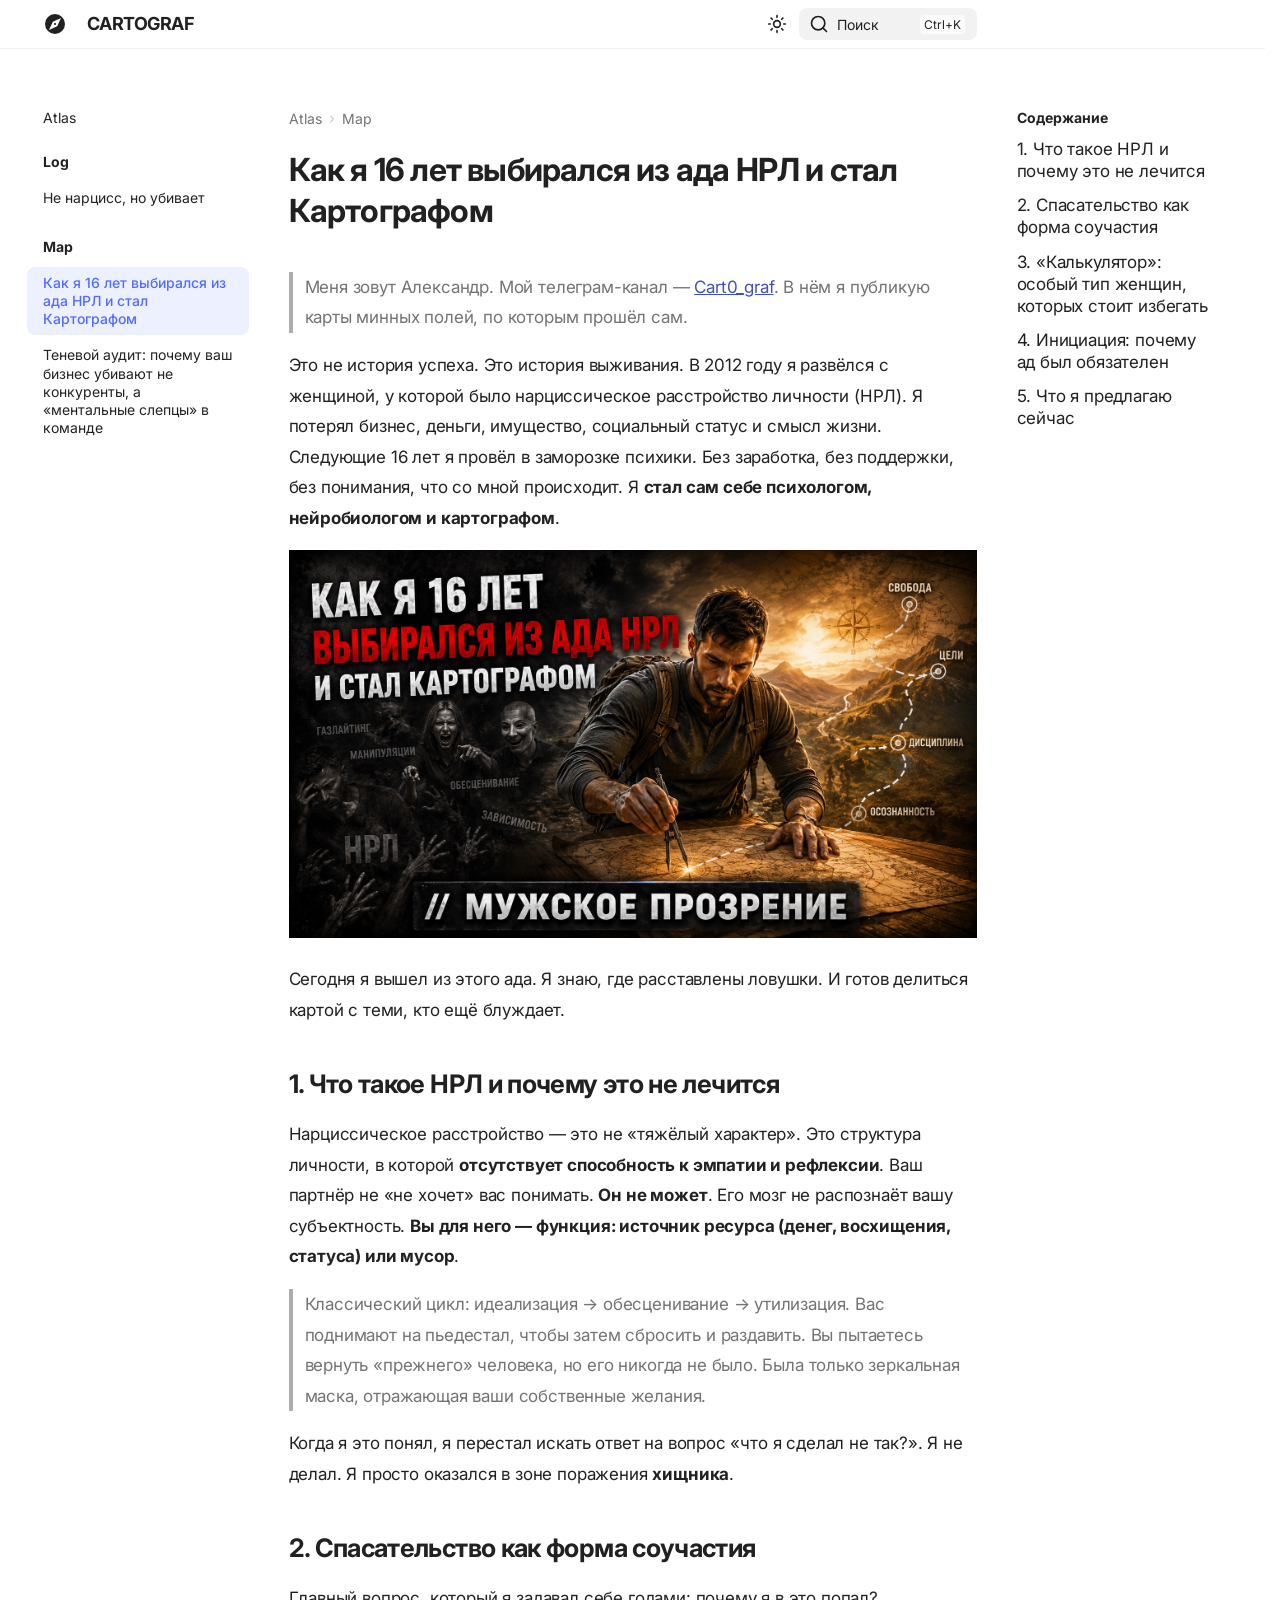
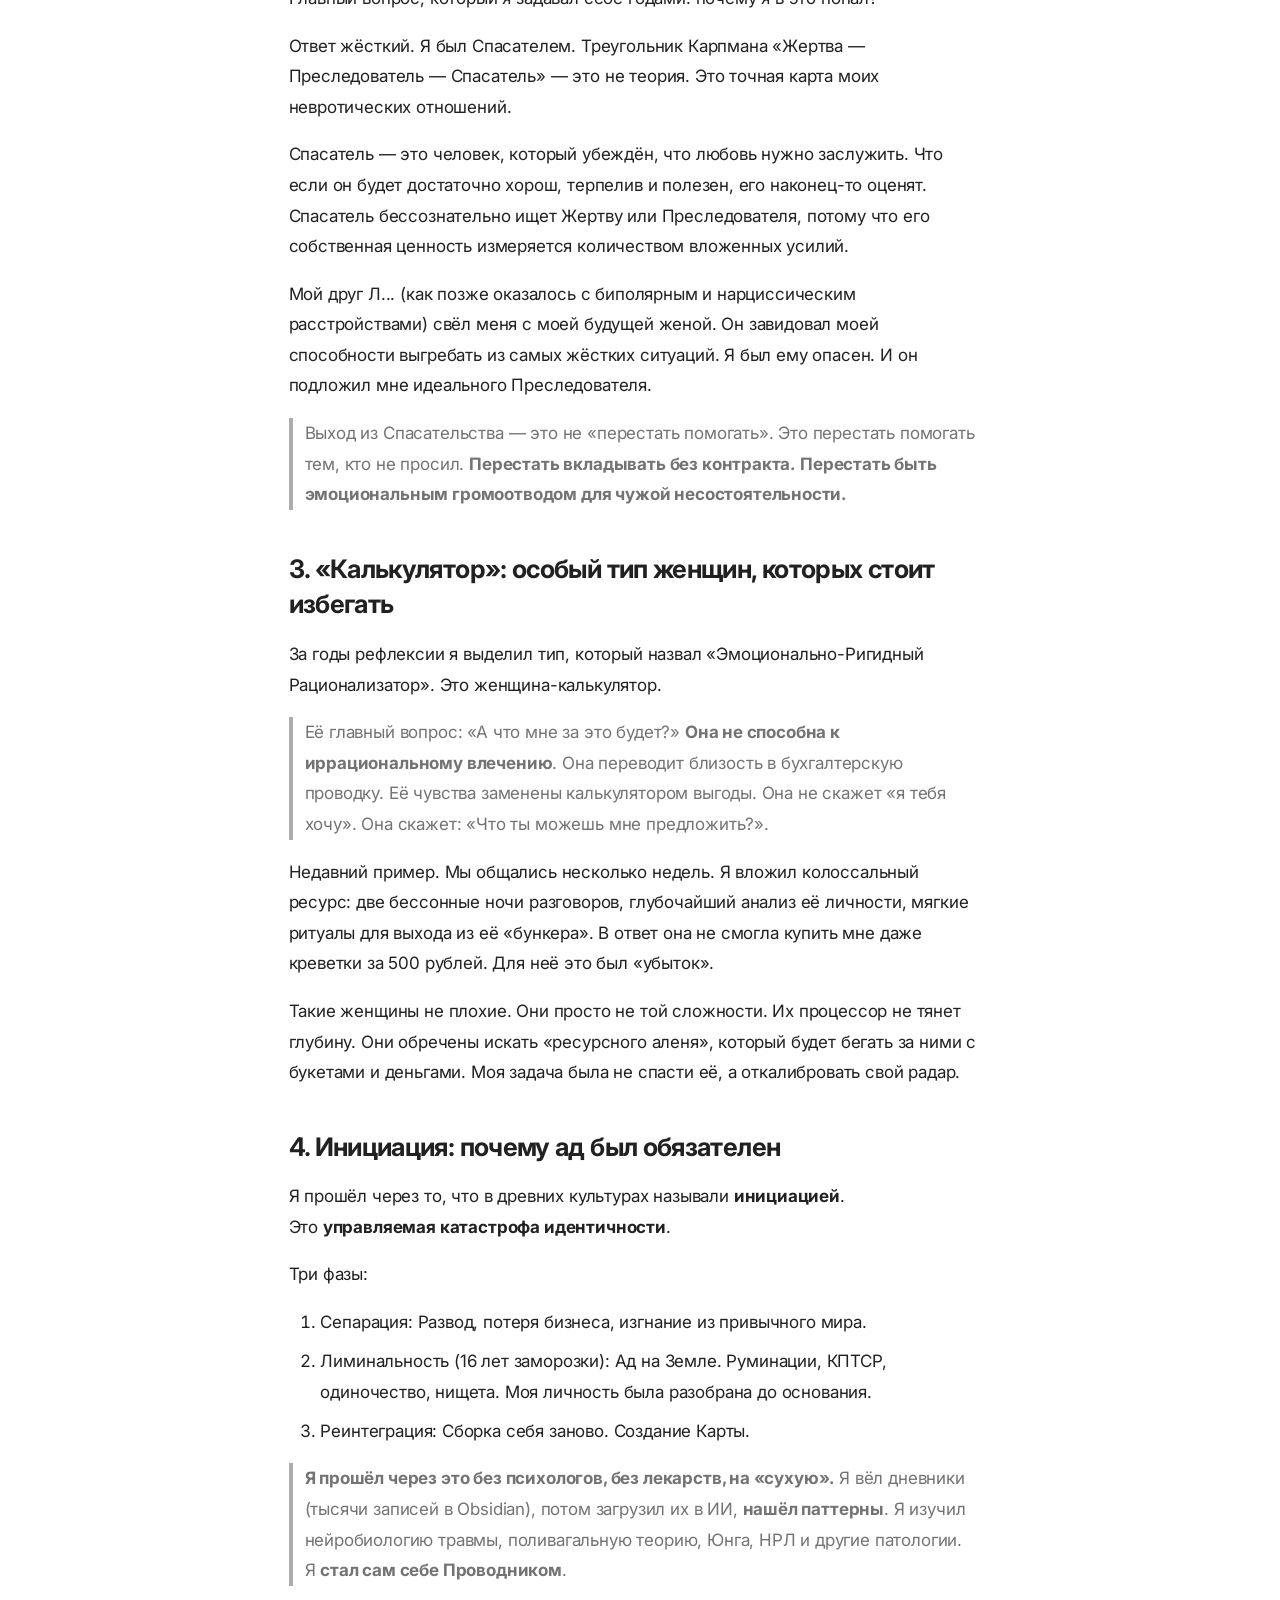
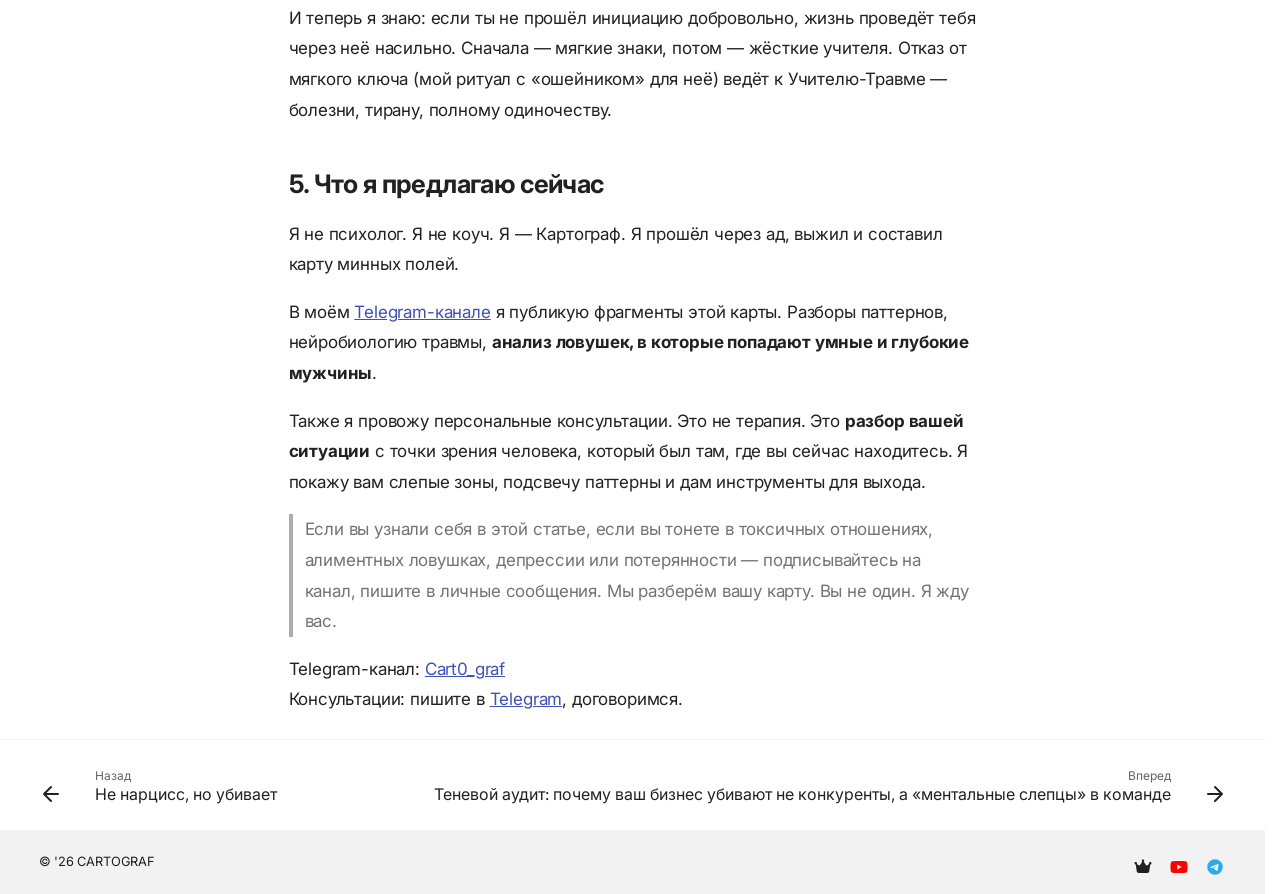
<file: map/intro/index.html>
<!doctype html>
<html lang="ru" class="no-js">
  <head>
    
      <meta charset="utf-8">
      <meta name="viewport" content="width=device-width,initial-scale=1">
      
        <meta name="description" content="16 лет в психической заморозке после развода с нарциссом. Без психологов, без лекарств — только дневники, нейробиология и Юнг. Как я собрал себя заново и стал Картографом.">
      
      
        <meta name="author" content="CARTOGRAF">
      
      
        <link rel="canonical" href="https://cartograf.ru/map/intro/">
      
      
        <link rel="prev" href="../../log/wall-people/">
      
      
        <link rel="next" href="../shadow-audit/">
      
      
        
      
      
      <link rel="icon" href="../../assets/images/favicon.png">
      <meta name="generator" content="zensical-0.0.46">
    
    
      
        <title>Как я 16 лет выбирался из ада НРЛ и стал Картографом - CARTOGRAF</title>
      
    
    
      
        
      
      <link rel="stylesheet" href="../../assets/stylesheets/modern/main.19d3147f.min.css">
      
        
          
        
        <link rel="stylesheet" href="../../assets/stylesheets/modern/palette.dfe2e883.min.css">
      
      


    
    
      
    
    
      
        
        
        <link rel="preconnect" href="https://fonts.gstatic.com" crossorigin>
        <link rel="stylesheet" href="https://fonts.googleapis.com/css?family=Inter:300,300i,400,400i,500,500i,700,700i%7CJetBrains+Mono:400,400i,700,700i&amp;display=fallback">
        <style>:root{--md-text-font:"Inter";--md-code-font:"JetBrains Mono"}</style>
      
    
    
      <link rel="stylesheet" href="../../stylesheets/extra.css">
    
    <script>__md_scope=new URL("../..",location),__md_scope.pathname.endsWith("/")||(__md_scope=new URL(__md_scope.pathname+"/",location)),__md_hash=e=>[...e].reduce(((e,t)=>(e<<5)-e+t.charCodeAt(0)),0),__md_get=(e,t=localStorage,_=__md_scope)=>JSON.parse(t.getItem(_.pathname+"."+e)),__md_set=(e,t,_=localStorage,a=__md_scope)=>{try{_.setItem(a.pathname+"."+e,JSON.stringify(t))}catch(e){}},document.documentElement.setAttribute("data-platform",navigator.platform)</script>
    
      

    
    
  </head>
  
  
    
    
      
    
    
    
    
    <body dir="ltr" data-md-color-scheme="default" data-md-color-primary="indigo" data-md-color-accent="indigo">
  
    
    <input class="md-toggle" data-md-toggle="drawer" type="checkbox" id="__drawer" autocomplete="off">
    <input class="md-toggle" data-md-toggle="search" type="checkbox" id="__search" autocomplete="off">
    <label class="md-overlay" for="__drawer" aria-label="Навигация"></label>
    <div data-md-component="skip">
      
        
        <a href="#16" class="md-skip">
          Перейти к содержанию
        </a>
      
    </div>
    <div data-md-component="announce">
      
    </div>
    
    
      

  

<header class="md-header md-header--shadow" data-md-component="header">
  <nav class="md-header__inner md-grid" aria-label="Верхний колонтитул">
    <a href="../.." title="CARTOGRAF" class="md-header__button md-logo" aria-label="CARTOGRAF" data-md-component="logo">
      
  
  <svg xmlns="http://www.w3.org/2000/svg" viewBox="0 0 24 24"><path d="M14.19 14.19 6 18l3.81-8.19L18 6m-6-4A10 10 0 0 0 2 12a10 10 0 0 0 10 10 10 10 0 0 0 10-10A10 10 0 0 0 12 2m0 8.9a1.1 1.1 0 0 0-1.1 1.1 1.1 1.1 0 0 0 1.1 1.1 1.1 1.1 0 0 0 1.1-1.1 1.1 1.1 0 0 0-1.1-1.1"/></svg>

    </a>
    <label class="md-header__button md-icon" for="__drawer" aria-label="Навигация">
      
      <svg xmlns="http://www.w3.org/2000/svg" fill="none" stroke="currentColor" stroke-linecap="round" stroke-linejoin="round" stroke-width="2" class="lucide lucide-menu" viewBox="0 0 24 24"><path d="M4 5h16M4 12h16M4 19h16"/></svg>
    </label>
    <div class="md-header__title" data-md-component="header-title">
      <div class="md-header__ellipsis">
        <div class="md-header__topic">
          <span class="md-ellipsis">
            CARTOGRAF
          </span>
        </div>
        <div class="md-header__topic" data-md-component="header-topic">
          <span class="md-ellipsis">
            
              Как я 16 лет выбирался из ада НРЛ и стал Картографом
            
          </span>
        </div>
      </div>
    </div>
    
      
        <form class="md-header__option" data-md-component="palette">
  
    
    
    
    <input class="md-option" data-md-color-media="none" data-md-color-scheme="default" data-md-color-primary="indigo" data-md-color-accent="indigo"  aria-label="Ночь"  type="radio" name="__palette" id="__palette_0">
    
      <label class="md-header__button md-icon" title="Ночь" for="__palette_1" hidden>
        <svg xmlns="http://www.w3.org/2000/svg" fill="none" stroke="currentColor" stroke-linecap="round" stroke-linejoin="round" stroke-width="2" class="lucide lucide-sun" viewBox="0 0 24 24"><circle cx="12" cy="12" r="4"/><path d="M12 2v2M12 20v2M4.93 4.93l1.41 1.41M17.66 17.66l1.41 1.41M2 12h2M20 12h2M6.34 17.66l-1.41 1.41M19.07 4.93l-1.41 1.41"/></svg>
      </label>
    
  
    
    
    
    <input class="md-option" data-md-color-media="none" data-md-color-scheme="slate" data-md-color-primary="indigo" data-md-color-accent="indigo"  aria-label="День"  type="radio" name="__palette" id="__palette_1">
    
      <label class="md-header__button md-icon" title="День" for="__palette_0" hidden>
        <svg xmlns="http://www.w3.org/2000/svg" fill="none" stroke="currentColor" stroke-linecap="round" stroke-linejoin="round" stroke-width="2" class="lucide lucide-moon" viewBox="0 0 24 24"><path d="M20.985 12.486a9 9 0 1 1-9.473-9.472c.405-.022.617.46.402.803a6 6 0 0 0 8.268 8.268c.344-.215.825-.004.803.401"/></svg>
      </label>
    
  
</form>
      
    
    
      <script>var palette=__md_get("__palette");if(palette&&palette.color){if("(prefers-color-scheme)"===palette.color.media){var media=matchMedia("(prefers-color-scheme: light)"),input=document.querySelector(media.matches?"[data-md-color-media='(prefers-color-scheme: light)']":"[data-md-color-media='(prefers-color-scheme: dark)']");palette.color.media=input.getAttribute("data-md-color-media"),palette.color.scheme=input.getAttribute("data-md-color-scheme"),palette.color.primary=input.getAttribute("data-md-color-primary"),palette.color.accent=input.getAttribute("data-md-color-accent")}for(var[key,value]of Object.entries(palette.color))document.body.setAttribute("data-md-color-"+key,value)}</script>
    
    
    
      
      
        <label class="md-header__button md-icon" for="__search" aria-label="Поиск">
          
          <svg xmlns="http://www.w3.org/2000/svg" fill="none" stroke="currentColor" stroke-linecap="round" stroke-linejoin="round" stroke-width="2" class="lucide lucide-search" viewBox="0 0 24 24"><path d="m21 21-4.34-4.34"/><circle cx="11" cy="11" r="8"/></svg>
        </label>
        <div class="md-search" data-md-component="search" role="dialog" aria-label="Поиск">
  <button type="button" class="md-search__button">
    Поиск
  </button>
</div>
      
    
    <div class="md-header__source">
      
    </div>
  </nav>
  
</header>
    
    <div class="md-container" data-md-component="container">
      
      
        
          
        
      
      <main class="md-main" data-md-component="main">
        <div class="md-main__inner md-grid">
          
            
              
              <div class="md-sidebar md-sidebar--primary" data-md-component="sidebar" data-md-type="navigation" >
                <div class="md-sidebar__scrollwrap">
                  <div class="md-sidebar__inner">
                    



<nav class="md-nav md-nav--primary" aria-label="Навигация" data-md-level="0">
  <label class="md-nav__title" for="__drawer">
    <a href="../.." title="CARTOGRAF" class="md-nav__button md-logo" aria-label="CARTOGRAF" data-md-component="logo">
      
  
  <svg xmlns="http://www.w3.org/2000/svg" viewBox="0 0 24 24"><path d="M14.19 14.19 6 18l3.81-8.19L18 6m-6-4A10 10 0 0 0 2 12a10 10 0 0 0 10 10 10 10 0 0 0 10-10A10 10 0 0 0 12 2m0 8.9a1.1 1.1 0 0 0-1.1 1.1 1.1 1.1 0 0 0 1.1 1.1 1.1 1.1 0 0 0 1.1-1.1 1.1 1.1 0 0 0-1.1-1.1"/></svg>

    </a>
    CARTOGRAF
  </label>
  
  <ul class="md-nav__list" data-md-scrollfix>
    
      
      
  
  
  
  
    <li class="md-nav__item">
      <a href="../.." class="md-nav__link">
        
  
  
  <span class="md-ellipsis">
    
  
  Atlas

    
  </span>
  
  

      </a>
    </li>
  

    
      
      
  
  
  
  
    
    
      
        
      
    
    
    
      
        
        
      
    
    
    <li class="md-nav__item md-nav__item--section md-nav__item--nested">
      
        
        
        <input class="md-nav__toggle md-toggle " type="checkbox" id="__nav_2" >
        
          
          <label class="md-nav__link" for="__nav_2" id="__nav_2_label" tabindex="">
            
  
  
  <span class="md-ellipsis">
    
  
  Log

    
  </span>
  
  

            <span class="md-nav__icon md-icon"></span>
          </label>
        
        <nav class="md-nav" data-md-level="1" aria-labelledby="__nav_2_label" aria-expanded="false">
          <label class="md-nav__title" for="__nav_2">
            <span class="md-nav__icon md-icon"></span>
            
  
  Log

          </label>
          <ul class="md-nav__list" data-md-scrollfix>
            
              
                
  
  
  
  
    <li class="md-nav__item">
      <a href="../../log/wall-people/" class="md-nav__link">
        
  
  
  <span class="md-ellipsis">
    
  
  Не нарцисс, но убивает

    
  </span>
  
  

      </a>
    </li>
  

              
            
          </ul>
        </nav>
      
    </li>
  

    
      
      
  
  
    
  
  
  
    
    
      
        
      
        
      
    
    
    
      
        
        
      
    
    
    <li class="md-nav__item md-nav__item--active md-nav__item--section md-nav__item--nested">
      
        
        
        <input class="md-nav__toggle md-toggle " type="checkbox" id="__nav_3" checked>
        
          
          <label class="md-nav__link" for="__nav_3" id="__nav_3_label" tabindex="">
            
  
  
  <span class="md-ellipsis">
    
  
  Map

    
  </span>
  
  

            <span class="md-nav__icon md-icon"></span>
          </label>
        
        <nav class="md-nav" data-md-level="1" aria-labelledby="__nav_3_label" aria-expanded="true">
          <label class="md-nav__title" for="__nav_3">
            <span class="md-nav__icon md-icon"></span>
            
  
  Map

          </label>
          <ul class="md-nav__list" data-md-scrollfix>
            
              
                
  
  
    
  
  
  
    <li class="md-nav__item md-nav__item--active">
      
      
      
      
        
      
      
        <label class="md-nav__link md-nav__link--active" for="__toc">
          
  
  
  <span class="md-ellipsis">
    
  
  Как я 16 лет выбирался из ада НРЛ и стал Картографом

    
  </span>
  
  

          <span class="md-nav__icon md-icon"></span>
        </label>
      
      <a href="././" class="md-nav__link md-nav__link--active">
        
  
  
  <span class="md-ellipsis">
    
  
  Как я 16 лет выбирался из ада НРЛ и стал Картографом

    
  </span>
  
  

      </a>
      
        


<nav class="md-nav md-nav--secondary" aria-label="Содержание">
  
  
  
    
  
  
    <label class="md-nav__title" for="__toc">
      <span class="md-nav__icon md-icon"></span>
      Содержание
    </label>
    <ul class="md-nav__list" data-md-component="toc" data-md-scrollfix>
      
        <li class="md-nav__item">
  <a href="#1" class="md-nav__link">
    <span class="md-ellipsis">
      <span class="md-typeset">
        1. Что такое НРЛ и почему это не лечится
      </span>
    </span>
  </a>
  
</li>
      
        <li class="md-nav__item">
  <a href="#2" class="md-nav__link">
    <span class="md-ellipsis">
      <span class="md-typeset">
        2. Спасательство как форма соучастия
      </span>
    </span>
  </a>
  
</li>
      
        <li class="md-nav__item">
  <a href="#3" class="md-nav__link">
    <span class="md-ellipsis">
      <span class="md-typeset">
        3. «Калькулятор»: особый тип женщин, которых стоит избегать
      </span>
    </span>
  </a>
  
</li>
      
        <li class="md-nav__item">
  <a href="#4" class="md-nav__link">
    <span class="md-ellipsis">
      <span class="md-typeset">
        4. Инициация: почему ад был обязателен
      </span>
    </span>
  </a>
  
</li>
      
        <li class="md-nav__item">
  <a href="#5" class="md-nav__link">
    <span class="md-ellipsis">
      <span class="md-typeset">
        5. Что я предлагаю сейчас
      </span>
    </span>
  </a>
  
</li>
      
    </ul>
  
</nav>
      
    </li>
  

              
            
              
                
  
  
  
  
    <li class="md-nav__item">
      <a href="../shadow-audit/" class="md-nav__link">
        
  
  
  <span class="md-ellipsis">
    
  
  Теневой аудит: почему ваш бизнес убивают не конкуренты, а «ментальные слепцы» в команде

    
  </span>
  
  

      </a>
    </li>
  

              
            
          </ul>
        </nav>
      
    </li>
  

    
  </ul>
</nav>
                  </div>
                </div>
              </div>
            
            
              
              <div class="md-sidebar md-sidebar--secondary" data-md-component="sidebar" data-md-type="toc" >
                <div class="md-sidebar__scrollwrap">
                  
                    
                    
                    
                      
                    
                    
                      <input class="md-nav__toggle md-toggle" type="checkbox" id="__toc">
                      <div class="md-sidebar-button__wrapper">
                        <label class="md-sidebar-button" for="__toc"></label>
                      </div>
                    
                  
                  <div class="md-sidebar__inner">
                    


<nav class="md-nav md-nav--secondary" aria-label="Содержание">
  
  
  
    
  
  
    <label class="md-nav__title" for="__toc">
      <span class="md-nav__icon md-icon"></span>
      Содержание
    </label>
    <ul class="md-nav__list" data-md-component="toc" data-md-scrollfix>
      
        <li class="md-nav__item">
  <a href="#1" class="md-nav__link">
    <span class="md-ellipsis">
      <span class="md-typeset">
        1. Что такое НРЛ и почему это не лечится
      </span>
    </span>
  </a>
  
</li>
      
        <li class="md-nav__item">
  <a href="#2" class="md-nav__link">
    <span class="md-ellipsis">
      <span class="md-typeset">
        2. Спасательство как форма соучастия
      </span>
    </span>
  </a>
  
</li>
      
        <li class="md-nav__item">
  <a href="#3" class="md-nav__link">
    <span class="md-ellipsis">
      <span class="md-typeset">
        3. «Калькулятор»: особый тип женщин, которых стоит избегать
      </span>
    </span>
  </a>
  
</li>
      
        <li class="md-nav__item">
  <a href="#4" class="md-nav__link">
    <span class="md-ellipsis">
      <span class="md-typeset">
        4. Инициация: почему ад был обязателен
      </span>
    </span>
  </a>
  
</li>
      
        <li class="md-nav__item">
  <a href="#5" class="md-nav__link">
    <span class="md-ellipsis">
      <span class="md-typeset">
        5. Что я предлагаю сейчас
      </span>
    </span>
  </a>
  
</li>
      
    </ul>
  
</nav>
                  </div>
                </div>
              </div>
            
          
          
            <div class="md-content" data-md-component="content">
              
                



  


  <nav class="md-path" aria-label="Навигация" >
    <ol class="md-path__list">
      
        
  
  
    <li class="md-path__item">
      <a href="../.." class="md-path__link">
        
  
  <span class="md-ellipsis">
    Atlas
  </span>

      </a>
    </li>
  

      
      
        
  
  
    
    
      
        
      
        
      
    
    
    
    
      <li class="md-path__item">
        <a href="././" class="md-path__link">
          
  
  <span class="md-ellipsis">
    Map
  </span>

        </a>
      </li>
    
  

      
    </ol>
  </nav>

              
              <article class="md-content__inner md-typeset">
                
                  

<h1 id="16">Как я 16 лет выбирался из ада НРЛ и стал Картографом<a class="headerlink" href="#16" title="Permanent link">&para;</a></h1>
<blockquote>
<p>Меня зовут Александр. Мой телеграм-канал — <a href="http://t.me/Cart0_Graf">Cart0_graf</a>. В нём я публикую карты минных полей, по которым прошёл сам.</p>
</blockquote>
<p>Это не история успеха. Это история выживания. В 2012 году я развёлся с женщиной, у которой было нарциссическое расстройство личности (НРЛ). Я потерял бизнес, деньги, имущество, социальный статус и смысл жизни. Следующие 16 лет я провёл в заморозке психики. Без заработка, без поддержки, без понимания, что со мной происходит. Я <strong>стал сам себе психологом, нейробиологом и картографом</strong>.</p>
<p><img alt="" src="../../img/Cartograf_01.jpg" /></p>
<p>Сегодня я вышел из этого ада. Я знаю, где расставлены ловушки. И готов делиться картой с теми, кто ещё блуждает.</p>
<h2 id="1">1. Что такое НРЛ и почему это не лечится<a class="headerlink" href="#1" title="Permanent link">&para;</a></h2>
<p>Нарциссическое расстройство — это не «тяжёлый характер». Это структура личности, в которой <strong>отсутствует способность к эмпатии и рефлексии</strong>. Ваш партнёр не «не хочет» вас понимать. <strong>Он не может</strong>. Его мозг не распознаёт вашу субъектность. <strong>Вы для него — функция: источник ресурса (денег, восхищения, статуса) или мусор</strong>.</p>
<blockquote>
<p>Классический цикл: идеализация → обесценивание → утилизация. Вас поднимают на пьедестал, чтобы затем сбросить и раздавить. Вы пытаетесь вернуть «прежнего» человека, но его никогда не было. Была только зеркальная маска, отражающая ваши собственные желания.</p>
</blockquote>
<p>Когда я это понял, я перестал искать ответ на вопрос «что я сделал не так?». Я не делал. Я просто оказался в зоне поражения <strong>хищника</strong>.</p>
<h2 id="2">2. Спасательство как форма соучастия<a class="headerlink" href="#2" title="Permanent link">&para;</a></h2>
<p>Главный вопрос, который я задавал себе годами: почему я в это попал?</p>
<p>Ответ жёсткий. Я был Спасателем. Треугольник Карпмана «Жертва — Преследователь — Спасатель» — это не теория. Это точная карта моих невротических отношений.</p>
<p>Спасатель — это человек, который убеждён, что любовь нужно заслужить. Что если он будет достаточно хорош, терпелив и полезен, его наконец-то оценят. Спасатель бессознательно ищет Жертву или Преследователя, потому что его собственная ценность измеряется количеством вложенных усилий.</p>
<p>Мой друг Л... (как позже оказалось с биполярным и нарциссическим расстройствами) свёл меня с моей будущей женой. Он завидовал моей способности выгребать из самых жёстких ситуаций. Я был ему опасен. И он подложил мне идеального Преследователя.</p>
<blockquote>
<p>Выход из Спасательства — это не «перестать помогать». Это перестать помогать тем, кто не просил. <strong>Перестать вкладывать без контракта.</strong> <strong>Перестать быть эмоциональным громоотводом для чужой несостоятельности.</strong></p>
</blockquote>
<h2 id="3">3. «Калькулятор»: особый тип женщин, которых стоит избегать<a class="headerlink" href="#3" title="Permanent link">&para;</a></h2>
<p>За годы рефлексии я выделил тип, который назвал «Эмоционально-Ригидный Рационализатор». Это женщина-калькулятор.</p>
<blockquote>
<p>Её главный вопрос: «А что мне за это будет?» <strong>Она не способна к иррациональному влечению</strong>. Она переводит близость в бухгалтерскую проводку. Её чувства заменены калькулятором выгоды. Она не скажет «я тебя хочу». Она скажет: «Что ты можешь мне предложить?».</p>
</blockquote>
<p>Недавний пример. Мы общались несколько недель. Я вложил колоссальный ресурс: две бессонные ночи разговоров, глубочайший анализ её личности, мягкие ритуалы для выхода из её «бункера». В ответ она не смогла купить мне даже креветки за 500 рублей. Для неё это был «убыток».</p>
<p>Такие женщины не плохие. Они просто не той сложности. Их процессор не тянет глубину. Они обречены искать «ресурсного аленя», который будет бегать за ними с букетами и деньгами. Моя задача была не спасти её, а откалибровать свой радар.</p>
<h2 id="4">4. Инициация: почему ад был обязателен<a class="headerlink" href="#4" title="Permanent link">&para;</a></h2>
<p>Я прошёл через то, что в древних культурах называли <strong>инициацией</strong>. Это <strong>управляемая катастрофа идентичности</strong>.</p>
<p>Три фазы:</p>
<ol>
<li>Сепарация: Развод, потеря бизнеса, изгнание из привычного мира.</li>
<li>Лиминальность (16 лет заморозки): Ад на Земле. Руминации, КПТСР, одиночество, нищета. Моя личность была разобрана до основания.</li>
<li>Реинтеграция: Сборка себя заново. Создание Карты.</li>
</ol>
<blockquote>
<p><strong>Я прошёл через это без психологов, без лекарств, на «сухую».</strong> Я вёл дневники (тысячи записей в Obsidian), потом загрузил их в ИИ, <strong>нашёл паттерны</strong>. Я изучил нейробиологию травмы, поливагальную теорию, Юнга, НРЛ и другие патологии. Я <strong>стал сам себе Проводником</strong>.</p>
</blockquote>
<p>И теперь я знаю: если ты не прошёл инициацию добровольно, жизнь проведёт тебя через неё насильно. Сначала — мягкие знаки, потом — жёсткие учителя. Отказ от мягкого ключа (мой ритуал с «ошейником» для неё) ведёт к Учителю-Травме — болезни, тирану, полному одиночеству.</p>
<h2 id="5">5. Что я предлагаю сейчас<a class="headerlink" href="#5" title="Permanent link">&para;</a></h2>
<p>Я не психолог. Я не коуч. Я — Картограф. Я прошёл через ад, выжил и составил карту минных полей.</p>
<p>В моём <a href="http://t.me/Cart0_Graf">Telegram-канале</a> я публикую фрагменты этой карты. Разборы паттернов, нейробиологию травмы, <strong>анализ ловушек, в которые попадают умные и глубокие мужчины</strong>.</p>
<p>Также я провожу персональные консультации. Это не терапия. Это <strong>разбор вашей ситуации</strong> с точки зрения человека, который был там, где вы сейчас находитесь. Я покажу вам слепые зоны, подсвечу паттерны и дам инструменты для выхода.</p>
<blockquote>
<p>Если вы узнали себя в этой статье, если вы тонете в токсичных отношениях, алиментных ловушках, депрессии или потерянности — подписывайтесь на канал, пишите в личные сообщения. Мы разберём вашу карту. Вы не один. Я жду вас.</p>
</blockquote>
<p>Telegram-канал: <a href="http://t.me/Cart0_Graf">Cart0_graf</a><br />
Консультации: пишите в <a href="http://t.me/Cart0Graf">Telegram</a>, договоримся.</p>









  
  






                
              </article>
            </div>
          
          
  <script>var tabs=__md_get("__tabs");if(Array.isArray(tabs))e:for(var set of document.querySelectorAll(".tabbed-set")){var labels=set.querySelector(".tabbed-labels");for(var tab of tabs)for(var label of labels.getElementsByTagName("label"))if(label.innerText.trim()===tab){var input=document.getElementById(label.htmlFor);input.checked=!0;continue e}}</script>

<script>var target=document.getElementById(location.hash.slice(1));target&&target.name&&(target.checked=target.name.startsWith("__tabbed_"))</script>
        </div>
        
          <button type="button" class="md-top md-icon" data-md-component="top" hidden>
  
  <svg xmlns="http://www.w3.org/2000/svg" fill="none" stroke="currentColor" stroke-linecap="round" stroke-linejoin="round" stroke-width="2" class="lucide lucide-circle-arrow-up" viewBox="0 0 24 24"><circle cx="12" cy="12" r="10"/><path d="m16 12-4-4-4 4M12 16V8"/></svg>
  К началу
</button>
        
      </main>
      
        <footer class="md-footer">
  
    
      
      <nav class="md-footer__inner md-grid" aria-label="Нижний колонтитул" >
        
          
          <a href="../../log/wall-people/" class="md-footer__link md-footer__link--prev" aria-label="Назад: Не нарцисс, но убивает">
            <div class="md-footer__button md-icon">
              
              <svg xmlns="http://www.w3.org/2000/svg" fill="none" stroke="currentColor" stroke-linecap="round" stroke-linejoin="round" stroke-width="2" class="lucide lucide-arrow-left" viewBox="0 0 24 24"><path d="m12 19-7-7 7-7M19 12H5"/></svg>
            </div>
            <div class="md-footer__title">
              <span class="md-footer__direction">
                Назад
              </span>
              <div class="md-ellipsis">
                Не нарцисс, но убивает
              </div>
            </div>
          </a>
        
        
          
          <a href="../shadow-audit/" class="md-footer__link md-footer__link--next" aria-label="Вперед: Теневой аудит: почему ваш бизнес убивают не конкуренты, а «ментальные слепцы» в команде">
            <div class="md-footer__title">
              <span class="md-footer__direction">
                Вперед
              </span>
              <div class="md-ellipsis">
                Теневой аудит: почему ваш бизнес убивают не конкуренты, а «ментальные слепцы» в команде
              </div>
            </div>
            <div class="md-footer__button md-icon">
              
              <svg xmlns="http://www.w3.org/2000/svg" fill="none" stroke="currentColor" stroke-linecap="round" stroke-linejoin="round" stroke-width="2" class="lucide lucide-arrow-right" viewBox="0 0 24 24"><path d="M5 12h14M12 5l7 7-7 7"/></svg>
            </div>
          </a>
        
      </nav>
    
  
  <div class="md-footer-meta md-typeset">
    <div class="md-footer-meta__inner md-grid">
      <div class="md-copyright">
  
    <div class="md-copyright__highlight">
      &copy; '26 CARTOGRAF
    </div>
  
  
</div>
      
        
<div class="md-social">
  
    
    
    
    
    <a href="https://boosty.to/Cartograf" target="_blank" rel="noopener" title="Boosty" class="md-social__link">
      <svg xmlns="http://www.w3.org/2000/svg" viewBox="0 0 576 512"><!--! Font Awesome Free 7.2.0 by @fontawesome - https://fontawesome.com License - https://fontawesome.com/license/free (Icons: CC BY 4.0, Fonts: SIL OFL 1.1, Code: MIT License) Copyright 2026 Fonticons, Inc.--><path fill="currentColor" d="M313 87.2c9.2-7.3 15-18.6 15-31.2 0-22.1-17.9-40-40-40s-40 17.9-40 40c0 12.6 5.9 23.9 15 31.2l-68.4 107.6c-10 15.7-31.3 19.6-46.2 8.4l-59.5-44.5c4.5-6.4 7.1-14.3 7.1-22.7 0-22.1-17.9-40-40-40s-40 17.9-40 40c0 21.8 17.5 39.6 39.2 40l32.6 217.5c4.7 31.3 31.6 54.5 63.3 54.5h273.8c31.7 0 58.6-23.2 63.3-54.5L520.8 176c21.7-.4 39.2-18.2 39.2-40 0-22.1-17.9-40-40-40s-40 17.9-40 40c0 8.4 2.6 16.3 7.1 22.7l-59.4 44.6c-14.9 11.2-36.2 7.3-46.2-8.4z"/></svg>
    </a>
  
    
    
    
    
    <a href="https://youtube.com/@Carto-graf" target="_blank" rel="noopener" title="YouTube" class="md-social__link">
      <svg xmlns="http://www.w3.org/2000/svg" viewBox="0 0 576 512"><!--! Font Awesome Free 7.2.0 by @fontawesome - https://fontawesome.com License - https://fontawesome.com/license/free (Icons: CC BY 4.0, Fonts: SIL OFL 1.1, Code: MIT License) Copyright 2026 Fonticons, Inc.--><path fill="currentColor" d="M549.7 124.1c-6.2-23.7-24.8-42.3-48.3-48.6C458.9 64 288.1 64 288.1 64S117.3 64 74.7 75.5c-23.5 6.3-42 24.9-48.3 48.6C15 167 15 256.4 15 256.4s0 89.4 11.4 132.3c6.3 23.6 24.8 41.5 48.3 47.8C117.3 448 288.1 448 288.1 448s170.8 0 213.4-11.5c23.5-6.3 42-24.2 48.3-47.8 11.4-42.9 11.4-132.3 11.4-132.3s0-89.4-11.4-132.3zM232.2 337.6V175.2l142.7 81.2z"/></svg>
    </a>
  
    
    
    
    
    <a href="https://t.me/Cart0_Graf" target="_blank" rel="noopener" title="Telegram" class="md-social__link">
      <svg xmlns="http://www.w3.org/2000/svg" viewBox="0 0 512 512"><!--! Font Awesome Free 7.2.0 by @fontawesome - https://fontawesome.com License - https://fontawesome.com/license/free (Icons: CC BY 4.0, Fonts: SIL OFL 1.1, Code: MIT License) Copyright 2026 Fonticons, Inc.--><path fill="currentColor" d="M256 8a248 248 0 1 0 0 496 248 248 0 1 0 0-496m115 168.7c-3.7 39.2-19.9 134.4-28.1 178.3-3.5 18.6-10.3 24.8-16.9 25.4-14.4 1.3-25.3-9.5-39.3-18.7-21.8-14.3-34.2-23.2-55.3-37.2-24.5-16.1-8.6-25 5.3-39.5 3.7-3.8 67.1-61.5 68.3-66.7.2-.7.3-3.1-1.2-4.4s-3.6-.8-5.1-.5c-2.2.5-37.1 23.5-104.6 69.1-9.9 6.8-18.9 10.1-26.9 9.9-8.9-.2-25.9-5-38.6-9.1-15.5-5-27.9-7.7-26.8-16.3.6-4.5 6.7-9 18.4-13.7 72.3-31.5 120.5-52.3 144.6-62.3 68.9-28.6 83.2-33.6 92.5-33.8 2.1 0 6.6.5 9.6 2.9 2 1.7 3.2 4.1 3.5 6.7.5 3.2.6 6.5.4 9.8z"/></svg>
    </a>
  
</div>
      
    </div>
  </div>
</footer>
      
    </div>
    <div class="md-dialog" data-md-component="dialog">
      <div class="md-dialog__inner md-typeset"></div>
    </div>
    
    
    
      
      
      <script id="__config" type="application/json">{"annotate":null,"base":"../..","features":["announce.dismiss","content.code.annotate","content.code.copy","content.code.select","content.footnote.tooltips","content.tabs.link","content.tooltips","navigation.footer","navigation.indexes","navigation.instant","navigation.instant.prefetch","navigation.path","navigation.sections","navigation.top","navigation.tracking","search.highlight"],"search":"../../assets/javascripts/workers/search.b6b7e04f.min.js","tags":null,"translations":{"clipboard.copied":"Скопировано в буфер","clipboard.copy":"Копировать в буфер","search.result.more.one":"Ещё 1 на этой странице","search.result.more.other":"Ещё # на этой странице","search.result.none":"Совпадений не найдено","search.result.one":"Найдено 1 совпадение","search.result.other":"Найдено совпадений: #","search.result.placeholder":"Начните печатать для поиска","search.result.term.missing":"Отсутствует","select.version":"Выберите версию"},"version":null}</script>
    
    
      <script src="../../assets/javascripts/bundle.ee611ef6.min.js"></script>
      
    
  </body>
</html>
</file>
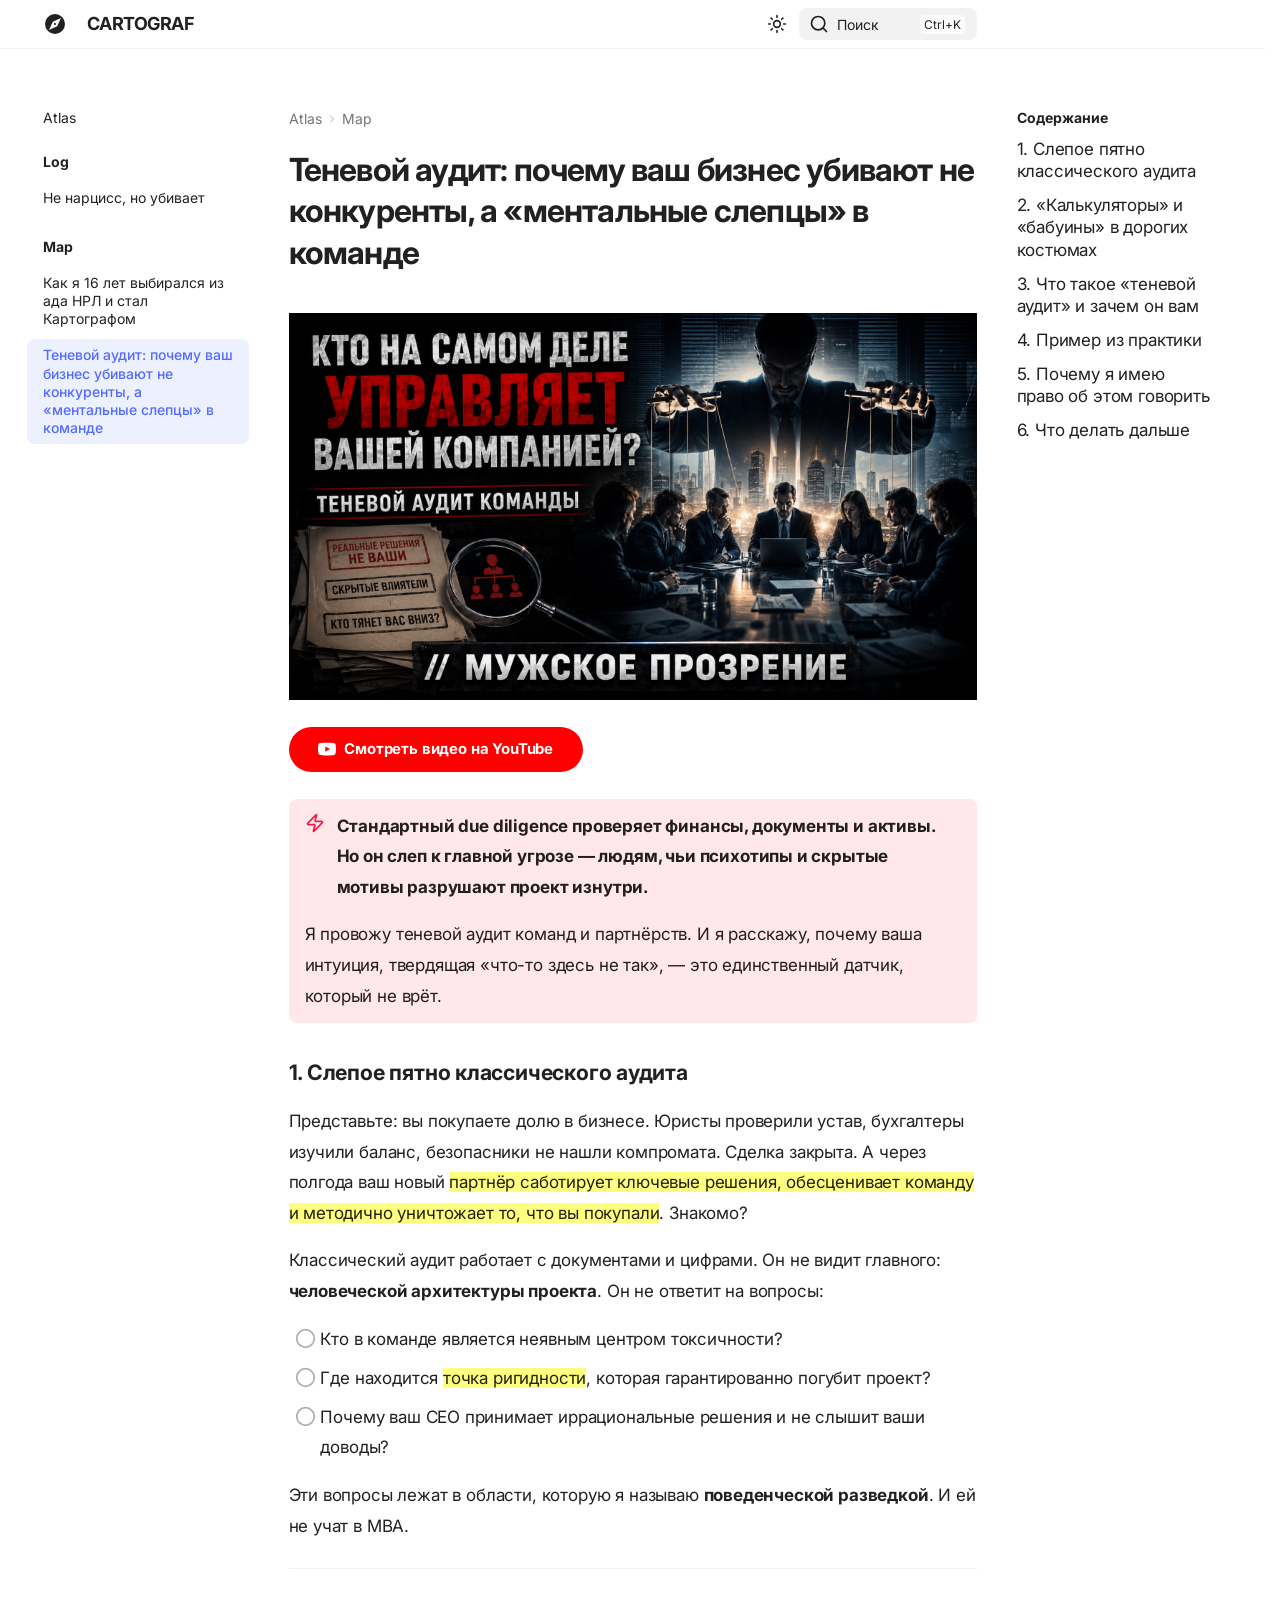
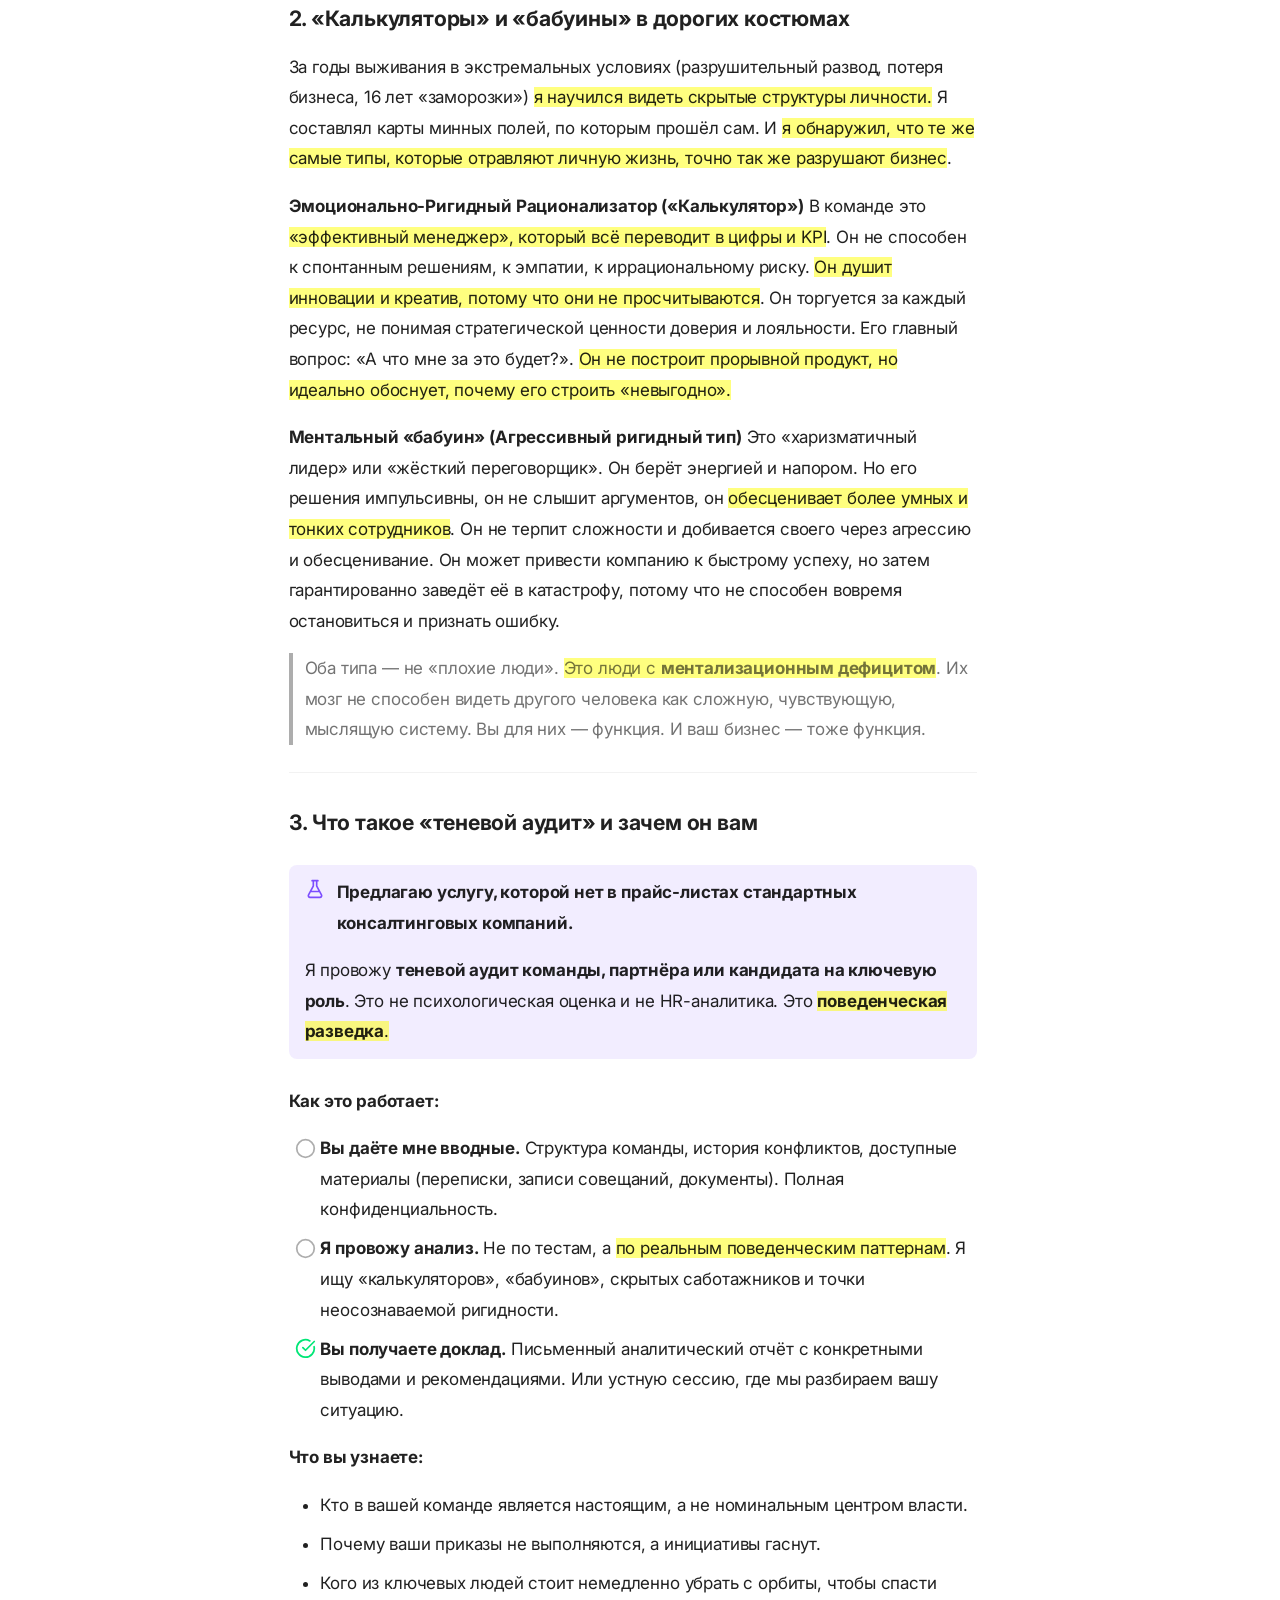
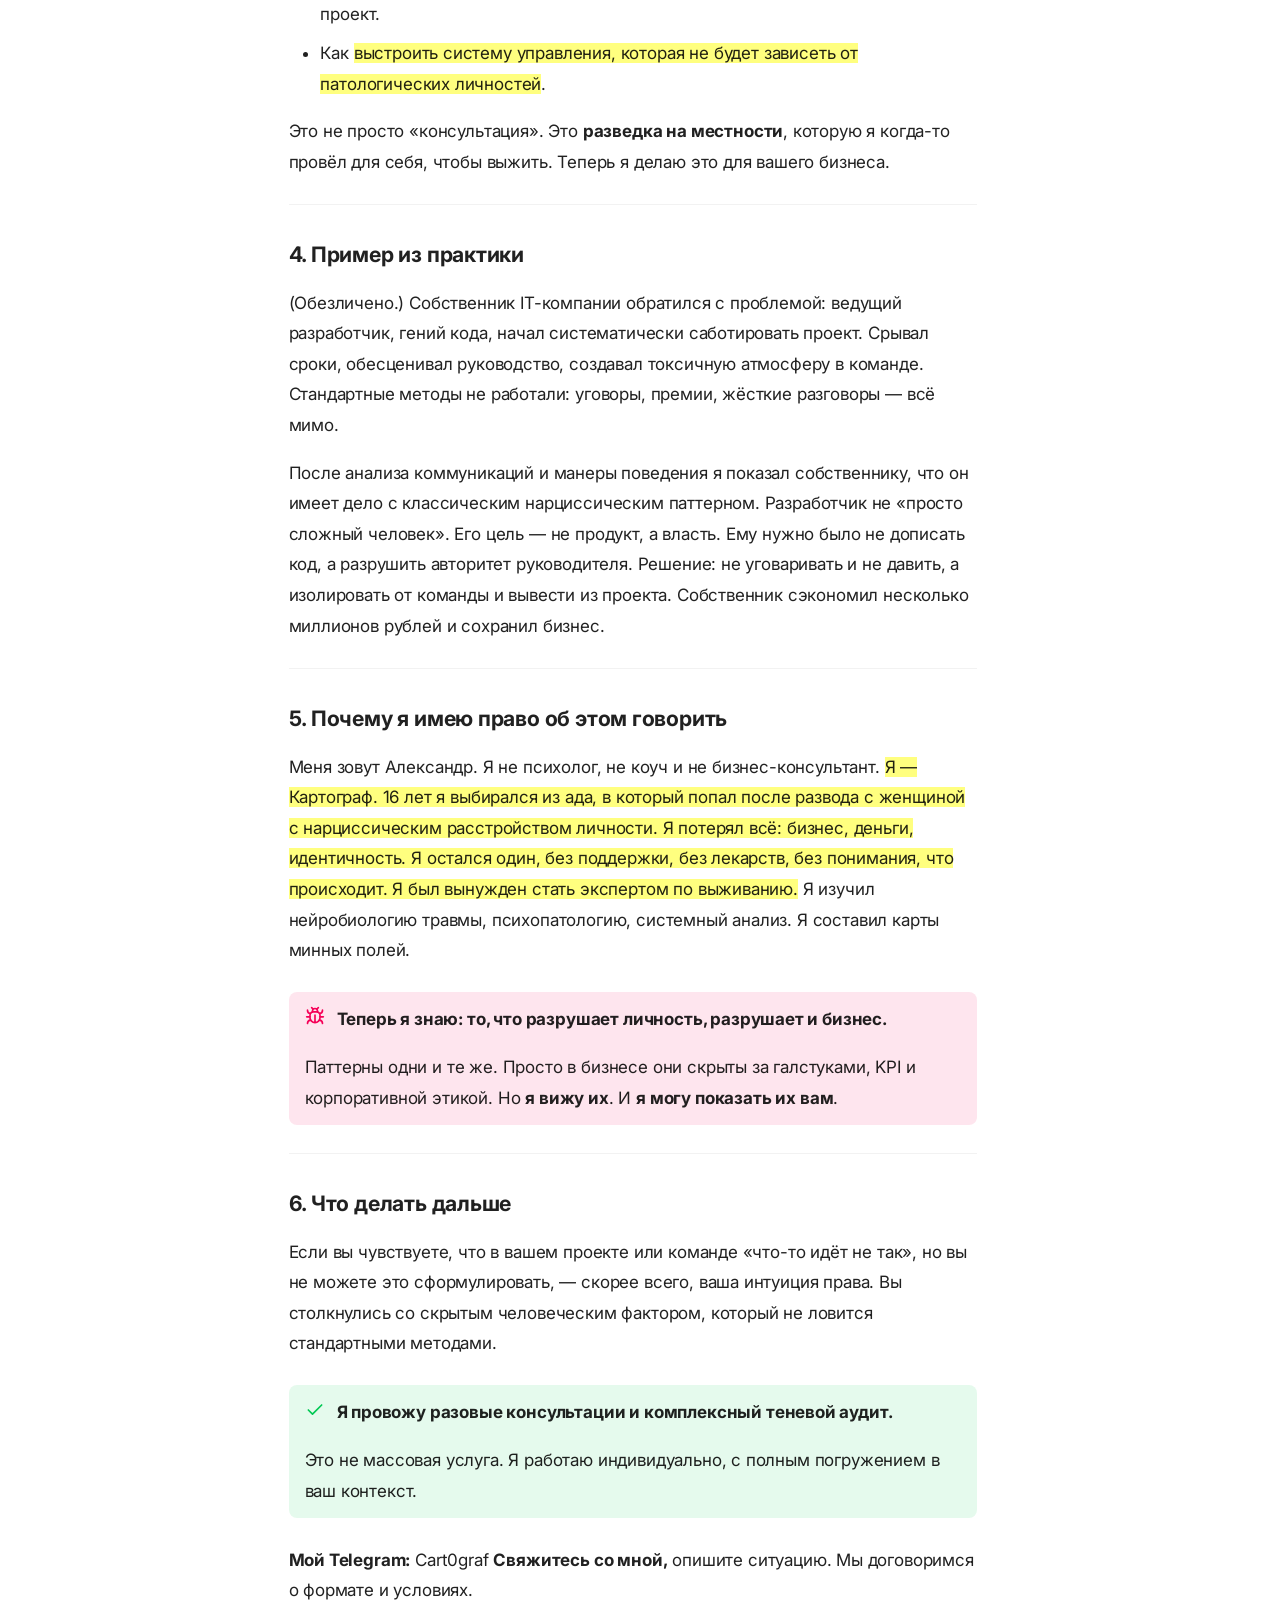
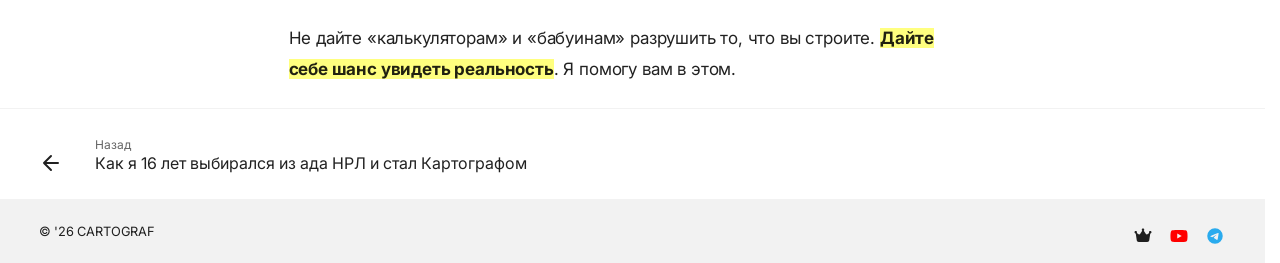
<file: map/shadow-audit/index.html>
<!doctype html>
<html lang="ru" class="no-js">
  <head>
    
      <meta charset="utf-8">
      <meta name="viewport" content="width=device-width,initial-scale=1">
      
        <meta name="description" content="Стандартный due diligence  слеп к главной угрозе — людям, чьи психотипы и скрытые мотивы разрушают проект изнутри. Я провожу теневой аудит команд и партнёрств.">
      
      
        <meta name="author" content="CARTOGRAF">
      
      
        <link rel="canonical" href="https://cartograf.ru/map/shadow-audit/">
      
      
        <link rel="prev" href="../intro/">
      
      
      
        
      
      
      <link rel="icon" href="../../assets/images/favicon.png">
      <meta name="generator" content="zensical-0.0.46">
    
    
      
        <title>Теневой аудит: почему ваш бизнес убивают не конкуренты, а «ментальные слепцы» в команде - CARTOGRAF</title>
      
    
    
      
        
      
      <link rel="stylesheet" href="../../assets/stylesheets/modern/main.19d3147f.min.css">
      
        
          
        
        <link rel="stylesheet" href="../../assets/stylesheets/modern/palette.dfe2e883.min.css">
      
      


    
    
      
    
    
      
        
        
        <link rel="preconnect" href="https://fonts.gstatic.com" crossorigin>
        <link rel="stylesheet" href="https://fonts.googleapis.com/css?family=Inter:300,300i,400,400i,500,500i,700,700i%7CJetBrains+Mono:400,400i,700,700i&amp;display=fallback">
        <style>:root{--md-text-font:"Inter";--md-code-font:"JetBrains Mono"}</style>
      
    
    
      <link rel="stylesheet" href="../../stylesheets/extra.css">
    
    <script>__md_scope=new URL("../..",location),__md_scope.pathname.endsWith("/")||(__md_scope=new URL(__md_scope.pathname+"/",location)),__md_hash=e=>[...e].reduce(((e,t)=>(e<<5)-e+t.charCodeAt(0)),0),__md_get=(e,t=localStorage,_=__md_scope)=>JSON.parse(t.getItem(_.pathname+"."+e)),__md_set=(e,t,_=localStorage,a=__md_scope)=>{try{_.setItem(a.pathname+"."+e,JSON.stringify(t))}catch(e){}},document.documentElement.setAttribute("data-platform",navigator.platform)</script>
    
      

    
    
  </head>
  
  
    
    
      
    
    
    
    
    <body dir="ltr" data-md-color-scheme="default" data-md-color-primary="indigo" data-md-color-accent="indigo">
  
    
    <input class="md-toggle" data-md-toggle="drawer" type="checkbox" id="__drawer" autocomplete="off">
    <input class="md-toggle" data-md-toggle="search" type="checkbox" id="__search" autocomplete="off">
    <label class="md-overlay" for="__drawer" aria-label="Навигация"></label>
    <div data-md-component="skip">
      
        
        <a href="#_1" class="md-skip">
          Перейти к содержанию
        </a>
      
    </div>
    <div data-md-component="announce">
      
    </div>
    
    
      

  

<header class="md-header md-header--shadow" data-md-component="header">
  <nav class="md-header__inner md-grid" aria-label="Верхний колонтитул">
    <a href="../.." title="CARTOGRAF" class="md-header__button md-logo" aria-label="CARTOGRAF" data-md-component="logo">
      
  
  <svg xmlns="http://www.w3.org/2000/svg" viewBox="0 0 24 24"><path d="M14.19 14.19 6 18l3.81-8.19L18 6m-6-4A10 10 0 0 0 2 12a10 10 0 0 0 10 10 10 10 0 0 0 10-10A10 10 0 0 0 12 2m0 8.9a1.1 1.1 0 0 0-1.1 1.1 1.1 1.1 0 0 0 1.1 1.1 1.1 1.1 0 0 0 1.1-1.1 1.1 1.1 0 0 0-1.1-1.1"/></svg>

    </a>
    <label class="md-header__button md-icon" for="__drawer" aria-label="Навигация">
      
      <svg xmlns="http://www.w3.org/2000/svg" fill="none" stroke="currentColor" stroke-linecap="round" stroke-linejoin="round" stroke-width="2" class="lucide lucide-menu" viewBox="0 0 24 24"><path d="M4 5h16M4 12h16M4 19h16"/></svg>
    </label>
    <div class="md-header__title" data-md-component="header-title">
      <div class="md-header__ellipsis">
        <div class="md-header__topic">
          <span class="md-ellipsis">
            CARTOGRAF
          </span>
        </div>
        <div class="md-header__topic" data-md-component="header-topic">
          <span class="md-ellipsis">
            
              Теневой аудит: почему ваш бизнес убивают не конкуренты, а «ментальные слепцы» в команде
            
          </span>
        </div>
      </div>
    </div>
    
      
        <form class="md-header__option" data-md-component="palette">
  
    
    
    
    <input class="md-option" data-md-color-media="none" data-md-color-scheme="default" data-md-color-primary="indigo" data-md-color-accent="indigo"  aria-label="Ночь"  type="radio" name="__palette" id="__palette_0">
    
      <label class="md-header__button md-icon" title="Ночь" for="__palette_1" hidden>
        <svg xmlns="http://www.w3.org/2000/svg" fill="none" stroke="currentColor" stroke-linecap="round" stroke-linejoin="round" stroke-width="2" class="lucide lucide-sun" viewBox="0 0 24 24"><circle cx="12" cy="12" r="4"/><path d="M12 2v2M12 20v2M4.93 4.93l1.41 1.41M17.66 17.66l1.41 1.41M2 12h2M20 12h2M6.34 17.66l-1.41 1.41M19.07 4.93l-1.41 1.41"/></svg>
      </label>
    
  
    
    
    
    <input class="md-option" data-md-color-media="none" data-md-color-scheme="slate" data-md-color-primary="indigo" data-md-color-accent="indigo"  aria-label="День"  type="radio" name="__palette" id="__palette_1">
    
      <label class="md-header__button md-icon" title="День" for="__palette_0" hidden>
        <svg xmlns="http://www.w3.org/2000/svg" fill="none" stroke="currentColor" stroke-linecap="round" stroke-linejoin="round" stroke-width="2" class="lucide lucide-moon" viewBox="0 0 24 24"><path d="M20.985 12.486a9 9 0 1 1-9.473-9.472c.405-.022.617.46.402.803a6 6 0 0 0 8.268 8.268c.344-.215.825-.004.803.401"/></svg>
      </label>
    
  
</form>
      
    
    
      <script>var palette=__md_get("__palette");if(palette&&palette.color){if("(prefers-color-scheme)"===palette.color.media){var media=matchMedia("(prefers-color-scheme: light)"),input=document.querySelector(media.matches?"[data-md-color-media='(prefers-color-scheme: light)']":"[data-md-color-media='(prefers-color-scheme: dark)']");palette.color.media=input.getAttribute("data-md-color-media"),palette.color.scheme=input.getAttribute("data-md-color-scheme"),palette.color.primary=input.getAttribute("data-md-color-primary"),palette.color.accent=input.getAttribute("data-md-color-accent")}for(var[key,value]of Object.entries(palette.color))document.body.setAttribute("data-md-color-"+key,value)}</script>
    
    
    
      
      
        <label class="md-header__button md-icon" for="__search" aria-label="Поиск">
          
          <svg xmlns="http://www.w3.org/2000/svg" fill="none" stroke="currentColor" stroke-linecap="round" stroke-linejoin="round" stroke-width="2" class="lucide lucide-search" viewBox="0 0 24 24"><path d="m21 21-4.34-4.34"/><circle cx="11" cy="11" r="8"/></svg>
        </label>
        <div class="md-search" data-md-component="search" role="dialog" aria-label="Поиск">
  <button type="button" class="md-search__button">
    Поиск
  </button>
</div>
      
    
    <div class="md-header__source">
      
    </div>
  </nav>
  
</header>
    
    <div class="md-container" data-md-component="container">
      
      
        
          
        
      
      <main class="md-main" data-md-component="main">
        <div class="md-main__inner md-grid">
          
            
              
              <div class="md-sidebar md-sidebar--primary" data-md-component="sidebar" data-md-type="navigation" >
                <div class="md-sidebar__scrollwrap">
                  <div class="md-sidebar__inner">
                    



<nav class="md-nav md-nav--primary" aria-label="Навигация" data-md-level="0">
  <label class="md-nav__title" for="__drawer">
    <a href="../.." title="CARTOGRAF" class="md-nav__button md-logo" aria-label="CARTOGRAF" data-md-component="logo">
      
  
  <svg xmlns="http://www.w3.org/2000/svg" viewBox="0 0 24 24"><path d="M14.19 14.19 6 18l3.81-8.19L18 6m-6-4A10 10 0 0 0 2 12a10 10 0 0 0 10 10 10 10 0 0 0 10-10A10 10 0 0 0 12 2m0 8.9a1.1 1.1 0 0 0-1.1 1.1 1.1 1.1 0 0 0 1.1 1.1 1.1 1.1 0 0 0 1.1-1.1 1.1 1.1 0 0 0-1.1-1.1"/></svg>

    </a>
    CARTOGRAF
  </label>
  
  <ul class="md-nav__list" data-md-scrollfix>
    
      
      
  
  
  
  
    <li class="md-nav__item">
      <a href="../.." class="md-nav__link">
        
  
  
  <span class="md-ellipsis">
    
  
  Atlas

    
  </span>
  
  

      </a>
    </li>
  

    
      
      
  
  
  
  
    
    
      
        
      
    
    
    
      
        
        
      
    
    
    <li class="md-nav__item md-nav__item--section md-nav__item--nested">
      
        
        
        <input class="md-nav__toggle md-toggle " type="checkbox" id="__nav_2" >
        
          
          <label class="md-nav__link" for="__nav_2" id="__nav_2_label" tabindex="">
            
  
  
  <span class="md-ellipsis">
    
  
  Log

    
  </span>
  
  

            <span class="md-nav__icon md-icon"></span>
          </label>
        
        <nav class="md-nav" data-md-level="1" aria-labelledby="__nav_2_label" aria-expanded="false">
          <label class="md-nav__title" for="__nav_2">
            <span class="md-nav__icon md-icon"></span>
            
  
  Log

          </label>
          <ul class="md-nav__list" data-md-scrollfix>
            
              
                
  
  
  
  
    <li class="md-nav__item">
      <a href="../../log/wall-people/" class="md-nav__link">
        
  
  
  <span class="md-ellipsis">
    
  
  Не нарцисс, но убивает

    
  </span>
  
  

      </a>
    </li>
  

              
            
          </ul>
        </nav>
      
    </li>
  

    
      
      
  
  
    
  
  
  
    
    
      
        
      
        
      
    
    
    
      
        
        
      
    
    
    <li class="md-nav__item md-nav__item--active md-nav__item--section md-nav__item--nested">
      
        
        
        <input class="md-nav__toggle md-toggle " type="checkbox" id="__nav_3" checked>
        
          
          <label class="md-nav__link" for="__nav_3" id="__nav_3_label" tabindex="">
            
  
  
  <span class="md-ellipsis">
    
  
  Map

    
  </span>
  
  

            <span class="md-nav__icon md-icon"></span>
          </label>
        
        <nav class="md-nav" data-md-level="1" aria-labelledby="__nav_3_label" aria-expanded="true">
          <label class="md-nav__title" for="__nav_3">
            <span class="md-nav__icon md-icon"></span>
            
  
  Map

          </label>
          <ul class="md-nav__list" data-md-scrollfix>
            
              
                
  
  
  
  
    <li class="md-nav__item">
      <a href="../intro/" class="md-nav__link">
        
  
  
  <span class="md-ellipsis">
    
  
  Как я 16 лет выбирался из ада НРЛ и стал Картографом

    
  </span>
  
  

      </a>
    </li>
  

              
            
              
                
  
  
    
  
  
  
    <li class="md-nav__item md-nav__item--active">
      
      
      
      
        
      
      
        <label class="md-nav__link md-nav__link--active" for="__toc">
          
  
  
  <span class="md-ellipsis">
    
  
  Теневой аудит: почему ваш бизнес убивают не конкуренты, а «ментальные слепцы» в команде

    
  </span>
  
  

          <span class="md-nav__icon md-icon"></span>
        </label>
      
      <a href="././" class="md-nav__link md-nav__link--active">
        
  
  
  <span class="md-ellipsis">
    
  
  Теневой аудит: почему ваш бизнес убивают не конкуренты, а «ментальные слепцы» в команде

    
  </span>
  
  

      </a>
      
        


<nav class="md-nav md-nav--secondary" aria-label="Содержание">
  
  
  
    
  
  
    <label class="md-nav__title" for="__toc">
      <span class="md-nav__icon md-icon"></span>
      Содержание
    </label>
    <ul class="md-nav__list" data-md-component="toc" data-md-scrollfix>
      
        <li class="md-nav__item">
  <a href="#1" class="md-nav__link">
    <span class="md-ellipsis">
      <span class="md-typeset">
        1. Слепое пятно классического аудита
      </span>
    </span>
  </a>
  
</li>
      
        <li class="md-nav__item">
  <a href="#2" class="md-nav__link">
    <span class="md-ellipsis">
      <span class="md-typeset">
        2. «Калькуляторы» и «бабуины» в дорогих костюмах
      </span>
    </span>
  </a>
  
</li>
      
        <li class="md-nav__item">
  <a href="#3" class="md-nav__link">
    <span class="md-ellipsis">
      <span class="md-typeset">
        3. Что такое «теневой аудит» и зачем он вам
      </span>
    </span>
  </a>
  
</li>
      
        <li class="md-nav__item">
  <a href="#4" class="md-nav__link">
    <span class="md-ellipsis">
      <span class="md-typeset">
        4. Пример из практики
      </span>
    </span>
  </a>
  
</li>
      
        <li class="md-nav__item">
  <a href="#5" class="md-nav__link">
    <span class="md-ellipsis">
      <span class="md-typeset">
        5. Почему я имею право об этом говорить
      </span>
    </span>
  </a>
  
</li>
      
        <li class="md-nav__item">
  <a href="#6" class="md-nav__link">
    <span class="md-ellipsis">
      <span class="md-typeset">
        6. Что делать дальше
      </span>
    </span>
  </a>
  
</li>
      
    </ul>
  
</nav>
      
    </li>
  

              
            
          </ul>
        </nav>
      
    </li>
  

    
  </ul>
</nav>
                  </div>
                </div>
              </div>
            
            
              
              <div class="md-sidebar md-sidebar--secondary" data-md-component="sidebar" data-md-type="toc" >
                <div class="md-sidebar__scrollwrap">
                  
                    
                    
                    
                      
                    
                    
                      <input class="md-nav__toggle md-toggle" type="checkbox" id="__toc">
                      <div class="md-sidebar-button__wrapper">
                        <label class="md-sidebar-button" for="__toc"></label>
                      </div>
                    
                  
                  <div class="md-sidebar__inner">
                    


<nav class="md-nav md-nav--secondary" aria-label="Содержание">
  
  
  
    
  
  
    <label class="md-nav__title" for="__toc">
      <span class="md-nav__icon md-icon"></span>
      Содержание
    </label>
    <ul class="md-nav__list" data-md-component="toc" data-md-scrollfix>
      
        <li class="md-nav__item">
  <a href="#1" class="md-nav__link">
    <span class="md-ellipsis">
      <span class="md-typeset">
        1. Слепое пятно классического аудита
      </span>
    </span>
  </a>
  
</li>
      
        <li class="md-nav__item">
  <a href="#2" class="md-nav__link">
    <span class="md-ellipsis">
      <span class="md-typeset">
        2. «Калькуляторы» и «бабуины» в дорогих костюмах
      </span>
    </span>
  </a>
  
</li>
      
        <li class="md-nav__item">
  <a href="#3" class="md-nav__link">
    <span class="md-ellipsis">
      <span class="md-typeset">
        3. Что такое «теневой аудит» и зачем он вам
      </span>
    </span>
  </a>
  
</li>
      
        <li class="md-nav__item">
  <a href="#4" class="md-nav__link">
    <span class="md-ellipsis">
      <span class="md-typeset">
        4. Пример из практики
      </span>
    </span>
  </a>
  
</li>
      
        <li class="md-nav__item">
  <a href="#5" class="md-nav__link">
    <span class="md-ellipsis">
      <span class="md-typeset">
        5. Почему я имею право об этом говорить
      </span>
    </span>
  </a>
  
</li>
      
        <li class="md-nav__item">
  <a href="#6" class="md-nav__link">
    <span class="md-ellipsis">
      <span class="md-typeset">
        6. Что делать дальше
      </span>
    </span>
  </a>
  
</li>
      
    </ul>
  
</nav>
                  </div>
                </div>
              </div>
            
          
          
            <div class="md-content" data-md-component="content">
              
                



  


  <nav class="md-path" aria-label="Навигация" >
    <ol class="md-path__list">
      
        
  
  
    <li class="md-path__item">
      <a href="../.." class="md-path__link">
        
  
  <span class="md-ellipsis">
    Atlas
  </span>

      </a>
    </li>
  

      
      
        
  
  
    
    
      
        
      
        
      
    
    
    
    
      <li class="md-path__item">
        <a href="../intro/" class="md-path__link">
          
  
  <span class="md-ellipsis">
    Map
  </span>

        </a>
      </li>
    
  

      
    </ol>
  </nav>

              
              <article class="md-content__inner md-typeset">
                
                  

<h1 id="_1">Теневой аудит: почему ваш бизнес убивают не конкуренты, а «ментальные слепцы» в команде<a class="headerlink" href="#_1" title="Permanent link">&para;</a></h1>
<p><img alt="" src="../../img/11.jpg" /></p>
<p><a href="https://youtu.be/vhaJnOtYqUY" target="_blank" class="md-button md-button--primary" style="background:#FF0000; border-color:#FF0000;">
  <span style="display:flex; align-items:center; gap:8px;">
    <svg viewBox="0 0 24 24" width="18" height="18" fill="white"><path d="M23.5 6.2a3 3 0 0 0-2.1-2.1C19.5 3.5 12 3.5 12 3.5s-7.5 0-9.4.6A3 3 0 0 0 .5 6.2C0 8.1 0 12 0 12s0 3.9.5 5.8a3 3 0 0 0 2.1 2.1c1.9.6 9.4.6 9.4.6s7.5 0 9.4-.6a3 3 0 0 0 2.1-2.1C24 15.9 24 12 24 12s0-3.9-.5-5.8zM9.7 15.5V8.5l6.3 3.5-6.3 3.5z"/></svg>
    Смотреть видео на YouTube
  </span>
</a></p>
<div class="admonition danger">
<p class="admonition-title">Стандартный due diligence проверяет финансы, документы и активы. Но он слеп к главной угрозе — людям, чьи психотипы и скрытые мотивы разрушают проект изнутри.</p>
<p>Я провожу теневой аудит команд и партнёрств. И я расскажу, почему ваша интуиция, твердящая «что-то здесь не так», — это единственный датчик, который не врёт.</p>
</div>
<h3 id="1">1. Слепое пятно классического аудита<a class="headerlink" href="#1" title="Permanent link">&para;</a></h3>
<p>Представьте: вы покупаете долю в бизнесе. Юристы проверили устав, бухгалтеры изучили баланс, безопасники не нашли компромата. Сделка закрыта. А через полгода ваш новый <mark>партнёр саботирует ключевые решения, обесценивает команду и методично уничтожает то, что вы покупали</mark>. Знакомо?</p>
<p>Классический аудит работает с документами и цифрами. Он не видит главного: <strong>человеческой архитектуры проекта</strong>. Он не ответит на вопросы:</p>
<ul class="task-list">
<li class="task-list-item"><label class="task-list-control"><input type="checkbox" disabled/><span class="task-list-indicator"></span></label> Кто в команде является неявным центром токсичности?</li>
<li class="task-list-item"><label class="task-list-control"><input type="checkbox" disabled/><span class="task-list-indicator"></span></label> Где находится <mark>точка ригидности</mark>, которая гарантированно погубит проект?</li>
<li class="task-list-item"><label class="task-list-control"><input type="checkbox" disabled/><span class="task-list-indicator"></span></label> Почему ваш СЕО принимает иррациональные решения и не слышит ваши доводы?</li>
</ul>
<p>Эти вопросы лежат в области, которую я называю <strong>поведенческой разведкой</strong>. И ей не учат в MBA.</p>
<hr />
<h3 id="2">2. «Калькуляторы» и «бабуины» в дорогих костюмах<a class="headerlink" href="#2" title="Permanent link">&para;</a></h3>
<p>За годы выживания в экстремальных условиях (разрушительный развод, потеря бизнеса, 16 лет «заморозки») <mark>я научился видеть скрытые структуры личности.</mark> Я составлял карты минных полей, по которым прошёл сам. И <mark>я обнаружил, что те же самые типы, которые отравляют личную жизнь, точно так же разрушают бизнес</mark>.</p>
<p><strong>Эмоционально-Ригидный Рационализатор («Калькулятор»)</strong>
В команде это <mark>«эффективный менеджер», который всё переводит в цифры и KPI</mark>. Он не способен к спонтанным решениям, к эмпатии, к иррациональному риску. <mark>Он душит инновации и креатив, потому что они не просчитываются</mark>. Он торгуется за каждый ресурс, не понимая стратегической ценности доверия и лояльности. Его главный вопрос: «А что мне за это будет?». <mark>Он не построит прорывной продукт, но идеально обоснует, почему его строить «невыгодно».</mark></p>
<p><strong>Ментальный «бабуин» (Агрессивный ригидный тип)</strong>
Это «харизматичный лидер» или «жёсткий переговорщик». Он берёт энергией и напором. Но его решения импульсивны, он не слышит аргументов, он <mark>обесценивает более умных и тонких сотрудников</mark>. Он не терпит сложности и добивается своего через агрессию и обесценивание. Он может привести компанию к быстрому успеху, но затем гарантированно заведёт её в катастрофу, потому что не способен вовремя остановиться и признать ошибку.</p>
<blockquote>
<p>Оба типа — не «плохие люди». <mark>Это люди с <strong>ментализационным дефицитом</strong></mark>. Их мозг не способен видеть другого человека как сложную, чувствующую, мыслящую систему. Вы для них — функция. И ваш бизнес — тоже функция.</p>
</blockquote>
<hr />
<h3 id="3">3. Что такое «теневой аудит» и зачем он вам<a class="headerlink" href="#3" title="Permanent link">&para;</a></h3>
<div class="admonition example">
<p class="admonition-title">Предлагаю услугу, которой нет в прайс-листах стандартных консалтинговых компаний.</p>
<p>Я провожу <strong>теневой аудит команды, партнёра или кандидата на ключевую роль</strong>. Это не психологическая оценка и не HR-аналитика. Это <mark><strong>поведенческая разведка</strong>.</mark></p>
</div>
<p><strong>Как это работает:</strong></p>
<ul class="task-list">
<li class="task-list-item"><label class="task-list-control"><input type="checkbox" disabled/><span class="task-list-indicator"></span></label> <strong>Вы даёте мне вводные.</strong> Структура команды, история конфликтов, доступные материалы (переписки, записи совещаний, документы). Полная конфиденциальность.</li>
<li class="task-list-item"><label class="task-list-control"><input type="checkbox" disabled/><span class="task-list-indicator"></span></label> <strong>Я провожу анализ.</strong> Не по тестам, а <mark>по реальным поведенческим паттернам</mark>. Я ищу «калькуляторов», «бабуинов», скрытых саботажников и точки неосознаваемой ригидности.</li>
<li class="task-list-item"><label class="task-list-control"><input type="checkbox" disabled checked/><span class="task-list-indicator"></span></label> <strong>Вы получаете доклад.</strong> Письменный аналитический отчёт с конкретными выводами и рекомендациями. Или устную сессию, где мы разбираем вашу ситуацию.</li>
</ul>
<p><strong>Что вы узнаете:</strong></p>
<ul>
<li>Кто в вашей команде является настоящим, а не номинальным центром власти.</li>
<li>Почему ваши приказы не выполняются, а инициативы гаснут.</li>
<li>Кого из ключевых людей стоит немедленно убрать с орбиты, чтобы спасти проект.</li>
<li>Как <mark>выстроить систему управления, которая не будет зависеть от патологических личностей</mark>.</li>
</ul>
<p>Это не просто «консультация». Это <strong>разведка на местности</strong>, которую я когда-то провёл для себя, чтобы выжить. Теперь я делаю это для вашего бизнеса.</p>
<hr />
<h3 id="4">4. Пример из практики<a class="headerlink" href="#4" title="Permanent link">&para;</a></h3>
<p>(Обезличено.) Собственник IT-компании обратился с проблемой: ведущий разработчик, гений кода, начал систематически саботировать проект. Срывал сроки, обесценивал руководство, создавал токсичную атмосферу в команде. Стандартные методы не работали: уговоры, премии, жёсткие разговоры — всё мимо.</p>
<p>После анализа коммуникаций и манеры поведения я показал собственнику, что он имеет дело с классическим нарциссическим паттерном. Разработчик не «просто сложный человек». Его цель — не продукт, а власть. Ему нужно было не дописать код, а разрушить авторитет руководителя. Решение: не уговаривать и не давить, а изолировать от команды и вывести из проекта. Собственник сэкономил несколько миллионов рублей и сохранил бизнес.</p>
<hr />
<h3 id="5">5. Почему я имею право об этом говорить<a class="headerlink" href="#5" title="Permanent link">&para;</a></h3>
<p>Меня зовут Александр. Я не психолог, не коуч и не бизнес-консультант. <mark>Я — Картограф. 16 лет я выбирался из ада, в который попал после развода с женщиной с нарциссическим расстройством личности. Я потерял всё: бизнес, деньги, идентичность. Я остался один, без поддержки, без лекарств, без понимания, что происходит. Я был вынужден стать экспертом по выживанию.</mark> Я изучил нейробиологию травмы, психопатологию, системный анализ. Я составил карты минных полей.</p>
<div class="admonition bug">
<p class="admonition-title">Теперь я знаю: то, что разрушает личность, разрушает и бизнес.</p>
<p>Паттерны одни и те же. Просто в бизнесе они скрыты за галстуками, KPI и корпоративной этикой. Но <strong>я вижу их</strong>. И <strong>я могу показать их вам</strong>.</p>
</div>
<hr />
<h3 id="6">6. Что делать дальше<a class="headerlink" href="#6" title="Permanent link">&para;</a></h3>
<p>Если вы чувствуете, что в вашем проекте или команде «что-то идёт не так», но вы не можете это сформулировать, — скорее всего, ваша интуиция права. Вы столкнулись со скрытым человеческим фактором, который не ловится стандартными методами.</p>
<div class="admonition success">
<p class="admonition-title">Я провожу разовые консультации и комплексный теневой аудит.</p>
<p>Это не массовая услуга. Я работаю индивидуально, с полным погружением в ваш контекст.</p>
</div>
<p><strong>Мой Telegram:</strong> Cart0graf
<strong>Свяжитесь со мной,</strong> опишите ситуацию. Мы договоримся о формате и условиях.</p>
<p>Не дайте «калькуляторам» и «бабуинам» разрушить то, что вы строите. <mark><strong>Дайте себе шанс увидеть реальность</strong></mark>. Я помогу вам в этом.</p>









  
  






                
              </article>
            </div>
          
          
  <script>var tabs=__md_get("__tabs");if(Array.isArray(tabs))e:for(var set of document.querySelectorAll(".tabbed-set")){var labels=set.querySelector(".tabbed-labels");for(var tab of tabs)for(var label of labels.getElementsByTagName("label"))if(label.innerText.trim()===tab){var input=document.getElementById(label.htmlFor);input.checked=!0;continue e}}</script>

<script>var target=document.getElementById(location.hash.slice(1));target&&target.name&&(target.checked=target.name.startsWith("__tabbed_"))</script>
        </div>
        
          <button type="button" class="md-top md-icon" data-md-component="top" hidden>
  
  <svg xmlns="http://www.w3.org/2000/svg" fill="none" stroke="currentColor" stroke-linecap="round" stroke-linejoin="round" stroke-width="2" class="lucide lucide-circle-arrow-up" viewBox="0 0 24 24"><circle cx="12" cy="12" r="10"/><path d="m16 12-4-4-4 4M12 16V8"/></svg>
  К началу
</button>
        
      </main>
      
        <footer class="md-footer">
  
    
      
      <nav class="md-footer__inner md-grid" aria-label="Нижний колонтитул" >
        
          
          <a href="../intro/" class="md-footer__link md-footer__link--prev" aria-label="Назад: Как я 16 лет выбирался из ада НРЛ и стал Картографом">
            <div class="md-footer__button md-icon">
              
              <svg xmlns="http://www.w3.org/2000/svg" fill="none" stroke="currentColor" stroke-linecap="round" stroke-linejoin="round" stroke-width="2" class="lucide lucide-arrow-left" viewBox="0 0 24 24"><path d="m12 19-7-7 7-7M19 12H5"/></svg>
            </div>
            <div class="md-footer__title">
              <span class="md-footer__direction">
                Назад
              </span>
              <div class="md-ellipsis">
                Как я 16 лет выбирался из ада НРЛ и стал Картографом
              </div>
            </div>
          </a>
        
        
      </nav>
    
  
  <div class="md-footer-meta md-typeset">
    <div class="md-footer-meta__inner md-grid">
      <div class="md-copyright">
  
    <div class="md-copyright__highlight">
      &copy; '26 CARTOGRAF
    </div>
  
  
</div>
      
        
<div class="md-social">
  
    
    
    
    
    <a href="https://boosty.to/Cartograf" target="_blank" rel="noopener" title="Boosty" class="md-social__link">
      <svg xmlns="http://www.w3.org/2000/svg" viewBox="0 0 576 512"><!--! Font Awesome Free 7.2.0 by @fontawesome - https://fontawesome.com License - https://fontawesome.com/license/free (Icons: CC BY 4.0, Fonts: SIL OFL 1.1, Code: MIT License) Copyright 2026 Fonticons, Inc.--><path fill="currentColor" d="M313 87.2c9.2-7.3 15-18.6 15-31.2 0-22.1-17.9-40-40-40s-40 17.9-40 40c0 12.6 5.9 23.9 15 31.2l-68.4 107.6c-10 15.7-31.3 19.6-46.2 8.4l-59.5-44.5c4.5-6.4 7.1-14.3 7.1-22.7 0-22.1-17.9-40-40-40s-40 17.9-40 40c0 21.8 17.5 39.6 39.2 40l32.6 217.5c4.7 31.3 31.6 54.5 63.3 54.5h273.8c31.7 0 58.6-23.2 63.3-54.5L520.8 176c21.7-.4 39.2-18.2 39.2-40 0-22.1-17.9-40-40-40s-40 17.9-40 40c0 8.4 2.6 16.3 7.1 22.7l-59.4 44.6c-14.9 11.2-36.2 7.3-46.2-8.4z"/></svg>
    </a>
  
    
    
    
    
    <a href="https://youtube.com/@Carto-graf" target="_blank" rel="noopener" title="YouTube" class="md-social__link">
      <svg xmlns="http://www.w3.org/2000/svg" viewBox="0 0 576 512"><!--! Font Awesome Free 7.2.0 by @fontawesome - https://fontawesome.com License - https://fontawesome.com/license/free (Icons: CC BY 4.0, Fonts: SIL OFL 1.1, Code: MIT License) Copyright 2026 Fonticons, Inc.--><path fill="currentColor" d="M549.7 124.1c-6.2-23.7-24.8-42.3-48.3-48.6C458.9 64 288.1 64 288.1 64S117.3 64 74.7 75.5c-23.5 6.3-42 24.9-48.3 48.6C15 167 15 256.4 15 256.4s0 89.4 11.4 132.3c6.3 23.6 24.8 41.5 48.3 47.8C117.3 448 288.1 448 288.1 448s170.8 0 213.4-11.5c23.5-6.3 42-24.2 48.3-47.8 11.4-42.9 11.4-132.3 11.4-132.3s0-89.4-11.4-132.3zM232.2 337.6V175.2l142.7 81.2z"/></svg>
    </a>
  
    
    
    
    
    <a href="https://t.me/Cart0_Graf" target="_blank" rel="noopener" title="Telegram" class="md-social__link">
      <svg xmlns="http://www.w3.org/2000/svg" viewBox="0 0 512 512"><!--! Font Awesome Free 7.2.0 by @fontawesome - https://fontawesome.com License - https://fontawesome.com/license/free (Icons: CC BY 4.0, Fonts: SIL OFL 1.1, Code: MIT License) Copyright 2026 Fonticons, Inc.--><path fill="currentColor" d="M256 8a248 248 0 1 0 0 496 248 248 0 1 0 0-496m115 168.7c-3.7 39.2-19.9 134.4-28.1 178.3-3.5 18.6-10.3 24.8-16.9 25.4-14.4 1.3-25.3-9.5-39.3-18.7-21.8-14.3-34.2-23.2-55.3-37.2-24.5-16.1-8.6-25 5.3-39.5 3.7-3.8 67.1-61.5 68.3-66.7.2-.7.3-3.1-1.2-4.4s-3.6-.8-5.1-.5c-2.2.5-37.1 23.5-104.6 69.1-9.9 6.8-18.9 10.1-26.9 9.9-8.9-.2-25.9-5-38.6-9.1-15.5-5-27.9-7.7-26.8-16.3.6-4.5 6.7-9 18.4-13.7 72.3-31.5 120.5-52.3 144.6-62.3 68.9-28.6 83.2-33.6 92.5-33.8 2.1 0 6.6.5 9.6 2.9 2 1.7 3.2 4.1 3.5 6.7.5 3.2.6 6.5.4 9.8z"/></svg>
    </a>
  
</div>
      
    </div>
  </div>
</footer>
      
    </div>
    <div class="md-dialog" data-md-component="dialog">
      <div class="md-dialog__inner md-typeset"></div>
    </div>
    
    
    
      
      
      <script id="__config" type="application/json">{"annotate":null,"base":"../..","features":["announce.dismiss","content.code.annotate","content.code.copy","content.code.select","content.footnote.tooltips","content.tabs.link","content.tooltips","navigation.footer","navigation.indexes","navigation.instant","navigation.instant.prefetch","navigation.path","navigation.sections","navigation.top","navigation.tracking","search.highlight"],"search":"../../assets/javascripts/workers/search.b6b7e04f.min.js","tags":null,"translations":{"clipboard.copied":"Скопировано в буфер","clipboard.copy":"Копировать в буфер","search.result.more.one":"Ещё 1 на этой странице","search.result.more.other":"Ещё # на этой странице","search.result.none":"Совпадений не найдено","search.result.one":"Найдено 1 совпадение","search.result.other":"Найдено совпадений: #","search.result.placeholder":"Начните печатать для поиска","search.result.term.missing":"Отсутствует","select.version":"Выберите версию"},"version":null}</script>
    
    
      <script src="../../assets/javascripts/bundle.ee611ef6.min.js"></script>
      
    
  </body>
</html>
</file>
<file: stylesheets/extra.css>
.md-typeset {
  font-size: 17px !important;
}

@media screen and (max-width: 768px) {
  .md-footer-meta__inner {
    display: flex;
    flex-wrap: nowrap;
    align-items: center;
    justify-content: space-between;
  }

  .md-footer-meta__inner .md-copyright {
    font-size: 16px;
  }

  .md-social {
    flex-shrink: 0;
  }
}

.md-social__link[href*="youtube"] {
  color: #FF0000 !important;
}

.md-social__link[href*="t.me"] {
  color: #2AABEE !important;
}

[data-md-color-scheme="slate"] {
  /* Фон — тёплый тёмно-серый */
  --md-default-bg-color: #1a1a1a;
  --md-default-bg-color--light: #222222;
  --md-default-bg-color--lighter: #2a2a2a;
  --md-default-bg-color--lightest: #333333;

  /* Текст — тёплый светло-серый */
  --md-default-fg-color: #dcddde;
  --md-default-fg-color--light: #c8c9ca;
  --md-default-fg-color--lighter: #999999;
  --md-default-fg-color--lightest: #555555;

  /* Код */
  --md-code-bg-color: #141414;
  --md-code-fg-color: #dcddde;

  /* Хедер */
  --md-header-bg-color: #111111;
  
    --md-default-fg-color--lightest: #2a2a2a;
}

/* скрытие папки */
.md-nav__item--nested a[href*="go/"],
.md-nav__item--nested:has(a[href*="go/"]) {
  display: none !important;
}

/* перенос текста в коде */
.md-typeset pre code {
  white-space: pre-wrap !important;
  word-break: break-word !important;
}

.md-typeset .admonition,
.md-typeset details {
  font-size: 17px !important;
}
</file>
<file: assets/stylesheets/modern/main.19d3147f.min.css>
@charset "UTF-8";html{-webkit-text-size-adjust:none;-moz-text-size-adjust:none;text-size-adjust:none;box-sizing:border-box}*,:after,:before{box-sizing:inherit}@media (prefers-reduced-motion){*,:after,:before{transition:none!important}}body{margin:0}a,button,input,label{-webkit-tap-highlight-color:transparent}a{color:inherit;text-decoration:none}hr{border:0;box-sizing:initial;display:block;height:.05rem;overflow:visible;padding:0}small{font-size:80%}sub,sup{line-height:1em}img{border-style:none}table{border-collapse:initial;border-spacing:0}td,th{font-weight:400;vertical-align:top}button{background:#0000;border:0;font-family:inherit;font-size:inherit;margin:0;padding:0}input{border:0;outline:none}:root{--md-primary-fg-color:#4051b5;--md-primary-fg-color--light:#5d6cc0;--md-primary-fg-color--dark:#303fa1;--md-primary-bg-color:#fff;--md-primary-bg-color--light:#ffffffb3;--md-accent-fg-color:#526cfe;--md-accent-fg-color--transparent:#526cfe1a;--md-accent-bg-color:#fff;--md-accent-bg-color--light:#ffffffb3}[data-md-color-scheme=default]{color-scheme:light}[data-md-color-scheme=default] img[src$="#gh-dark-mode-only"],[data-md-color-scheme=default] img[src$="#only-dark"]{display:none}:root,[data-md-color-scheme=default]{--md-hue:225deg;--md-default-fg-color:#000000de;--md-default-fg-color--light:#0000008c;--md-default-fg-color--lighter:#00000052;--md-default-fg-color--lightest:#0000000d;--md-default-bg-color:#fff;--md-default-bg-color--light:#ffffffb3;--md-default-bg-color--lighter:#ffffff4d;--md-default-bg-color--lightest:#ffffff1f;--md-code-fg-color:#36464e;--md-code-bg-color:#f5f5f5;--md-code-bg-color--light:#f5f5f5b3;--md-code-bg-color--lighter:#f5f5f54d;--md-code-hl-color:#4287ff;--md-code-hl-color--light:#4287ff1a;--md-code-hl-number-color:#d52a2a;--md-code-hl-special-color:#db1457;--md-code-hl-function-color:#a846b9;--md-code-hl-constant-color:#6e59d9;--md-code-hl-keyword-color:#3f6ec6;--md-code-hl-string-color:#1c7d4d;--md-code-hl-name-color:var(--md-code-fg-color);--md-code-hl-operator-color:var(--md-default-fg-color--light);--md-code-hl-punctuation-color:var(--md-default-fg-color--light);--md-code-hl-comment-color:var(--md-default-fg-color--light);--md-code-hl-generic-color:var(--md-default-fg-color--light);--md-code-hl-variable-color:var(--md-default-fg-color--light);--md-typeset-color:var(--md-default-fg-color);--md-typeset-a-color:var(--md-primary-fg-color);--md-typeset-del-color:#f5503d26;--md-typeset-ins-color:#0bd57026;--md-typeset-kbd-color:#fafafa;--md-typeset-kbd-accent-color:#fff;--md-typeset-kbd-border-color:#b8b8b8;--md-typeset-mark-color:#ffff0080;--md-typeset-table-color:#0000001f;--md-typeset-table-color--light:rgba(0,0,0,.035);--md-admonition-fg-color:var(--md-default-fg-color);--md-admonition-bg-color:var(--md-default-bg-color);--md-warning-fg-color:#000000de;--md-warning-bg-color:#ff9;--md-shadow-z1:0 0.2rem 0.5rem #0000000d,0 0 0.05rem #0000001a;--md-shadow-z2:0 0.2rem 0.5rem #0000001a,0 0 0.05rem #00000040;--md-shadow-z3:0 0.2rem 0.5rem #0003,0 0 0.05rem #00000059;--color-foreground:0 0 0;--color-background:255 255 255;--color-background-subtle:240 240 240;--color-backdrop:255 255 255}.md-icon svg{fill:currentcolor;display:block;height:1.2rem;width:1.2rem}.md-icon svg.lucide{fill:#0000;stroke:currentcolor}body{-webkit-font-smoothing:antialiased;-moz-osx-font-smoothing:grayscale;--md-text-font-family:var(--md-text-font,_),-apple-system,BlinkMacSystemFont,Helvetica,Arial,sans-serif;--md-code-font-family:var(--md-code-font,_),SFMono-Regular,Consolas,Menlo,monospace}aside,body,input{font-feature-settings:"kern","liga";color:var(--md-typeset-color);font-family:var(--md-text-font-family)}code,kbd,pre{font-feature-settings:"kern";font-family:var(--md-code-font-family)}:root{--md-typeset-table-sort-icon:url('data:image/svg+xml;charset=utf-8,<svg xmlns="http://www.w3.org/2000/svg" fill="none" stroke="currentColor" stroke-linecap="round" stroke-linejoin="round" stroke-width="2" class="lucide lucide-arrow-down-up" viewBox="0 0 24 24"><path d="m3 16 4 4 4-4m-4 4V4m14 4-4-4-4 4m4-4v16"/></svg>');--md-typeset-table-sort-icon--asc:url('data:image/svg+xml;charset=utf-8,<svg xmlns="http://www.w3.org/2000/svg" fill="none" stroke="currentColor" stroke-linecap="round" stroke-linejoin="round" stroke-width="2" class="lucide lucide-arrow-down-narrow-wide" viewBox="0 0 24 24"><path d="m3 16 4 4 4-4m-4 4V4m4 0h4m-4 4h7m-7 4h10"/></svg>');--md-typeset-table-sort-icon--desc:url('data:image/svg+xml;charset=utf-8,<svg xmlns="http://www.w3.org/2000/svg" fill="none" stroke="currentColor" stroke-linecap="round" stroke-linejoin="round" stroke-width="2" class="lucide lucide-arrow-up-narrow-wide" viewBox="0 0 24 24"><path d="m3 8 4-4 4 4M7 4v16m4-8h4m-4 4h7m-7 4h10"/></svg>');--md-typeset-preview-icon:url('data:image/svg+xml;charset=utf-8,<svg xmlns="http://www.w3.org/2000/svg" fill="none" stroke="currentColor" stroke-linecap="round" stroke-linejoin="round" stroke-width="2" class="lucide lucide-mouse-pointer-2" viewBox="0 0 24 24"><path d="M4.037 4.688a.495.495 0 0 1 .651-.651l16 6.5a.5.5 0 0 1-.063.947l-6.124 1.58a2 2 0 0 0-1.438 1.435l-1.579 6.126a.5.5 0 0 1-.947.063z"/></svg>')}.md-typeset{-webkit-print-color-adjust:exact;color-adjust:exact;font-size:.75rem;letter-spacing:-.01em;line-height:1.8;overflow-wrap:break-word}@media print{.md-typeset{font-size:.68rem}}.md-typeset blockquote,.md-typeset dl,.md-typeset figure,.md-typeset ol,.md-typeset pre,.md-typeset ul{margin-bottom:1em;margin-top:1em}.md-typeset h1{color:var(--md-default-fg-color);font-size:1.875em;line-height:1.3;margin:0 0 1.25em}.md-typeset h1,.md-typeset h2{font-weight:700;letter-spacing:-.025em}.md-typeset h2{font-size:1.5em;line-height:1.4;margin:1.6em 0 .64em}.md-typeset h3{font-size:1.25em;font-weight:700;letter-spacing:-.01em;line-height:1.5;margin:1.6em 0 .8em}.md-typeset h2+h3{margin-top:.8em}.md-typeset h4{font-weight:700;letter-spacing:-.01em;margin:1em 0}.md-typeset h5,.md-typeset h6{color:var(--md-default-fg-color--light);font-size:.8em;font-weight:700;letter-spacing:-.01em;margin:1.25em 0}.md-typeset h5{text-transform:uppercase}.md-typeset h5 code{text-transform:none}.md-typeset hr{border-bottom:.05rem solid var(--md-default-fg-color--lightest);display:flow-root;margin:1.5em 0}.md-typeset a{color:var(--md-typeset-a-color);text-decoration:underline;word-break:break-word}.md-typeset a,.md-typeset a:before{transition:color 125ms}.md-typeset a:focus,.md-typeset a:hover{color:var(--md-accent-fg-color)}.md-typeset a:focus code,.md-typeset a:hover code{background-color:var(--md-accent-fg-color--transparent);color:var(--md-accent-fg-color)}.md-typeset a code{color:var(--md-typeset-a-color)}.md-typeset a.focus-visible{outline-color:var(--md-accent-fg-color);outline-offset:.2rem}.md-typeset code,.md-typeset kbd,.md-typeset pre{color:var(--md-code-fg-color);direction:ltr;font-variant-ligatures:none;transition:background-color 125ms}@media print{.md-typeset code,.md-typeset kbd,.md-typeset pre{white-space:pre-wrap}}.md-typeset code{background-color:var(--md-code-bg-color);border-radius:.2rem;-webkit-box-decoration-break:clone;box-decoration-break:clone;font-size:.85em;padding:.25em .4em;transition:color 125ms,background-color 125ms;word-break:break-word}.md-typeset code:not(.focus-visible){-webkit-tap-highlight-color:transparent;outline:none}.md-typeset pre{display:flow-root;line-height:1.4;position:relative}.md-typeset pre>code{border-radius:.4rem;-webkit-box-decoration-break:slice;box-decoration-break:slice;box-shadow:none;display:block;margin:0;outline-color:var(--md-accent-fg-color);overflow:auto;padding:.7720588235em 1.1764705882em;scrollbar-color:var(--md-default-fg-color--lighter) #0000;scrollbar-width:thin;touch-action:auto;word-break:normal}.md-typeset pre>code:hover{scrollbar-color:var(--md-accent-fg-color) #0000}.md-typeset pre>code::-webkit-scrollbar{height:.2rem;width:.2rem}.md-typeset pre>code::-webkit-scrollbar-thumb{background-color:var(--md-default-fg-color--lighter)}.md-typeset pre>code::-webkit-scrollbar-thumb:hover{background-color:var(--md-accent-fg-color)}.md-typeset kbd{border-radius:.2rem;box-shadow:0 0 0 .05rem var(--md-typeset-kbd-border-color),0 .15rem 0 var(--md-typeset-kbd-border-color);color:var(--md-default-fg-color);display:inline-block;font-size:.75em;padding:0 .6666666667em;vertical-align:text-top;word-break:break-word}.md-typeset mark{background-color:var(--md-typeset-mark-color);-webkit-box-decoration-break:clone;box-decoration-break:clone;color:inherit;word-break:break-word}.md-typeset abbr{border-bottom:.05rem dotted var(--md-default-fg-color--light);cursor:help;text-decoration:none}.md-typeset [data-preview]{position:relative}[dir=ltr] .md-typeset [data-preview]:after{margin-left:.125em}[dir=rtl] .md-typeset [data-preview]:after{margin-right:.125em}.md-typeset [data-preview]:after{background-color:currentcolor;content:"";display:inline-block;height:.8em;-webkit-mask-image:var(--md-typeset-preview-icon);mask-image:var(--md-typeset-preview-icon);-webkit-mask-repeat:no-repeat;mask-repeat:no-repeat;-webkit-mask-size:contain;mask-size:contain;transition:background-color 125ms;vertical-align:text-top;width:.8em}.md-typeset small{opacity:.75}[dir=ltr] .md-typeset sub,[dir=ltr] .md-typeset sup{margin-left:.078125em}[dir=rtl] .md-typeset sub,[dir=rtl] .md-typeset sup{margin-right:.078125em}[dir=ltr] .md-typeset blockquote{padding-left:.6rem}[dir=rtl] .md-typeset blockquote{padding-right:.6rem}[dir=ltr] .md-typeset blockquote{border-left:.2rem solid var(--md-default-fg-color--lighter)}[dir=rtl] .md-typeset blockquote{border-right:.2rem solid var(--md-default-fg-color--lighter)}.md-typeset blockquote{color:var(--md-default-fg-color--light);margin-left:0;margin-right:0}.md-typeset ul{list-style-type:disc}.md-typeset ul[type]{list-style-type:revert-layer}[dir=ltr] .md-typeset ol,[dir=ltr] .md-typeset ul{margin-left:.625em}[dir=rtl] .md-typeset ol,[dir=rtl] .md-typeset ul{margin-right:.625em}.md-typeset ol,.md-typeset ul{padding:0}.md-typeset ol:not([hidden]),.md-typeset ul:not([hidden]){display:flow-root}.md-typeset ol ol,.md-typeset ul ol{list-style-type:lower-alpha}.md-typeset ol ol ol,.md-typeset ul ol ol{list-style-type:lower-roman}.md-typeset ol ol ol ol,.md-typeset ul ol ol ol{list-style-type:upper-alpha}.md-typeset ol ol ol ol ol,.md-typeset ul ol ol ol ol{list-style-type:upper-roman}.md-typeset ol[type],.md-typeset ul[type]{list-style-type:revert-layer}[dir=ltr] .md-typeset ol li,[dir=ltr] .md-typeset ul li{margin-left:1.25em}[dir=rtl] .md-typeset ol li,[dir=rtl] .md-typeset ul li{margin-right:1.25em}.md-typeset ol li,.md-typeset ul li{margin-bottom:.5em}.md-typeset ol li blockquote,.md-typeset ol li p,.md-typeset ul li blockquote,.md-typeset ul li p{margin:.5em 0}.md-typeset ol li:last-child,.md-typeset ul li:last-child{margin-bottom:0}[dir=ltr] .md-typeset ol li ol,[dir=ltr] .md-typeset ol li ul,[dir=ltr] .md-typeset ul li ol,[dir=ltr] .md-typeset ul li ul{margin-left:.625em}[dir=rtl] .md-typeset ol li ol,[dir=rtl] .md-typeset ol li ul,[dir=rtl] .md-typeset ul li ol,[dir=rtl] .md-typeset ul li ul{margin-right:.625em}.md-typeset ol li ol,.md-typeset ol li ul,.md-typeset ul li ol,.md-typeset ul li ul{margin-bottom:.5em;margin-top:.5em}[dir=ltr] .md-typeset dd{margin-left:1.875em}[dir=rtl] .md-typeset dd{margin-right:1.875em}.md-typeset dd{margin-bottom:1.5em;margin-top:1em}.md-typeset img,.md-typeset svg,.md-typeset video{height:auto;max-width:100%}.md-typeset img[align=left]{margin:1em 1em 1em 0}.md-typeset img[align=right]{margin:1em 0 1em 1em}.md-typeset img[align]:only-child{margin-top:0}.md-typeset figure{display:flow-root;margin:1em auto;max-width:100%;text-align:center;width:fit-content}.md-typeset figure img{display:block;margin:0 auto}.md-typeset figcaption{font-style:italic;margin:1em auto;max-width:24rem}.md-typeset iframe{max-width:100%}.md-typeset table:not([class]){background-color:var(--md-default-bg-color);border:.05rem solid var(--md-typeset-table-color);border-radius:.1rem;display:inline-block;font-size:.64rem;max-width:100%;overflow:auto;touch-action:auto}@media print{.md-typeset table:not([class]){display:table}}.md-typeset table:not([class])+*{margin-top:1.5em}.md-typeset table:not([class]) td>:first-child,.md-typeset table:not([class]) th>:first-child{margin-top:0}.md-typeset table:not([class]) td>:last-child,.md-typeset table:not([class]) th>:last-child{margin-bottom:0}.md-typeset table:not([class]) td:not([align]),.md-typeset table:not([class]) th:not([align]){text-align:left}[dir=rtl] .md-typeset table:not([class]) td:not([align]),[dir=rtl] .md-typeset table:not([class]) th:not([align]){text-align:right}.md-typeset table:not([class]) th{font-weight:700;min-width:5rem;padding:.9375em 1.25em;vertical-align:top}.md-typeset table:not([class]) td{border-top:.05rem solid var(--md-typeset-table-color);padding:.9375em 1.25em;vertical-align:top}.md-typeset table:not([class]) tbody tr{transition:background-color 125ms}.md-typeset table:not([class]) tbody tr:hover{background-color:var(--md-typeset-table-color--light);box-shadow:0 .05rem 0 var(--md-default-bg-color) inset}.md-typeset table:not([class]) a{word-break:normal}.md-typeset table th[role=columnheader]{cursor:pointer}[dir=ltr] .md-typeset table th[role=columnheader]:after{margin-left:.5em}[dir=rtl] .md-typeset table th[role=columnheader]:after{margin-right:.5em}.md-typeset table th[role=columnheader]:after{content:"";display:inline-block;height:1.2em;-webkit-mask-image:var(--md-typeset-table-sort-icon);mask-image:var(--md-typeset-table-sort-icon);-webkit-mask-repeat:no-repeat;mask-repeat:no-repeat;-webkit-mask-size:contain;mask-size:contain;transition:background-color 125ms;vertical-align:text-bottom;width:1.2em}.md-typeset table th[role=columnheader]:hover:after{background-color:var(--md-default-fg-color--lighter)}.md-typeset table th[role=columnheader][aria-sort=ascending]:after{background-color:var(--md-default-fg-color--light);-webkit-mask-image:var(--md-typeset-table-sort-icon--asc);mask-image:var(--md-typeset-table-sort-icon--asc)}.md-typeset table th[role=columnheader][aria-sort=descending]:after{background-color:var(--md-default-fg-color--light);-webkit-mask-image:var(--md-typeset-table-sort-icon--desc);mask-image:var(--md-typeset-table-sort-icon--desc)}.md-typeset__scrollwrap{margin:1em -.8rem;overflow-x:auto;touch-action:auto}.md-typeset__table{display:inline-block;margin-bottom:.5em;padding:0 .8rem}@media print{.md-typeset__table{display:block}}html .md-typeset__table table{display:table;margin:0;overflow:hidden;width:100%}@media screen and (max-width:44.984375em){.md-content__inner>pre{margin:1em -.8rem}.md-content__inner>pre code{border-radius:0}}.md-banner{background-color:var(--md-accent-fg-color--transparent);color:var(--md-default-fg-color);overflow:auto}@media print{.md-banner{display:none}}.md-banner--warning{background-color:var(--md-warning-bg-color);color:var(--md-warning-fg-color)}.md-banner__inner{font-size:.7rem;margin:.6rem auto;padding:0 .8rem}[dir=ltr] .md-banner__button{float:right}[dir=rtl] .md-banner__button{float:left}.md-banner__button{color:inherit;cursor:pointer;transition:opacity .25s}.no-js .md-banner__button{display:none}.md-banner__button:hover{opacity:.7}html{scrollbar-gutter:stable;font-size:125%;height:100%;overflow-x:hidden}@media screen and (min-width:100em){html{font-size:137.5%}}@media screen and (min-width:125em){html{font-size:150%}}body{background-color:var(--md-default-bg-color);display:flex;flex-direction:column;font-size:.5rem;min-height:100%;position:relative;width:100%}@media print{body{display:block}}@media screen and (max-width:59.984375em){body[data-md-scrolllock]{position:fixed}}.md-grid{margin-left:auto;margin-right:auto;max-width:61rem}.md-container{display:flex;flex-direction:column;flex-grow:1}@media print{.md-container{display:block}}.md-main{flex-grow:1}.md-main__inner{display:flex;height:100%;margin-top:1.5rem}.md-ellipsis{overflow:hidden;text-overflow:ellipsis}.md-toggle{display:none}.md-option{height:0;opacity:0;position:absolute;width:0}.md-option:checked+label:not([hidden]){display:block}.md-option.focus-visible+label{outline-color:var(--md-accent-fg-color);outline-style:auto}.md-skip{background-color:var(--md-default-fg-color);border-radius:.1rem;color:var(--md-default-bg-color);font-size:.64rem;margin:.5rem;opacity:0;outline-color:var(--md-accent-fg-color);padding:.3rem .5rem;position:fixed;transform:translateY(.4rem);z-index:-1}.md-skip:focus{opacity:1;transform:translateY(0);transition:transform .25s cubic-bezier(.4,0,.2,1),opacity 175ms 75ms;z-index:10}@page{margin:25mm}:root{--md-clipboard-icon:url('data:image/svg+xml;charset=utf-8,<svg xmlns="http://www.w3.org/2000/svg" fill="none" stroke="currentColor" stroke-linecap="round" stroke-linejoin="round" stroke-width="2" class="lucide lucide-clipboard-copy" viewBox="0 0 24 24"><rect width="8" height="4" x="8" y="2" rx="1" ry="1"/><path d="M8 4H6a2 2 0 0 0-2 2v14a2 2 0 0 0 2 2h12a2 2 0 0 0 2-2v-2M16 4h2a2 2 0 0 1 2 2v4m1 4H11"/><path d="m15 10-4 4 4 4"/></svg>')}.md-clipboard{border-radius:.1rem;color:var(--md-default-fg-color--lightest);cursor:pointer;height:1.5em;outline-color:var(--md-accent-fg-color);outline-offset:.1rem;transition:color .25s;width:1.5em;z-index:1}@media print{.md-clipboard{display:none}}.md-clipboard:not(.focus-visible){-webkit-tap-highlight-color:transparent;outline:none}:hover>.md-clipboard{color:var(--md-default-fg-color--light)}.md-clipboard:focus,.md-clipboard:hover{color:var(--md-accent-fg-color)}.md-clipboard:after{background-color:currentcolor;content:"";display:block;height:1.125em;margin:0 auto;-webkit-mask-image:var(--md-clipboard-icon);mask-image:var(--md-clipboard-icon);-webkit-mask-position:center;mask-position:center;-webkit-mask-repeat:no-repeat;mask-repeat:no-repeat;-webkit-mask-size:contain;mask-size:contain;width:1.125em}.md-clipboard--inline{cursor:pointer}.md-clipboard--inline code{transition:color .25s,background-color .25s}.md-clipboard--inline:focus code,.md-clipboard--inline:hover code{background-color:var(--md-accent-fg-color--transparent);color:var(--md-accent-fg-color)}:root{--md-code-select-icon:url('data:image/svg+xml;charset=utf-8,<svg xmlns="http://www.w3.org/2000/svg" fill="none" stroke="currentColor" stroke-linecap="round" stroke-linejoin="round" stroke-width="2" class="lucide lucide-scan" viewBox="0 0 24 24"><path d="M3 7V5a2 2 0 0 1 2-2h2m10 0h2a2 2 0 0 1 2 2v2m0 10v2a2 2 0 0 1-2 2h-2M7 21H5a2 2 0 0 1-2-2v-2"/></svg>');--md-code-copy-icon:url('data:image/svg+xml;charset=utf-8,<svg xmlns="http://www.w3.org/2000/svg" fill="none" stroke="currentColor" stroke-linecap="round" stroke-linejoin="round" stroke-width="2" class="lucide lucide-clipboard-copy" viewBox="0 0 24 24"><rect width="8" height="4" x="8" y="2" rx="1" ry="1"/><path d="M8 4H6a2 2 0 0 0-2 2v14a2 2 0 0 0 2 2h12a2 2 0 0 0 2-2v-2M16 4h2a2 2 0 0 1 2 2v4m1 4H11"/><path d="m15 10-4 4 4 4"/></svg>')}.md-typeset .md-code__content{display:grid}.md-code__nav{background-color:var(--md-code-bg-color--lighter);border-radius:.1rem;display:flex;gap:.2rem;padding:.2rem;position:absolute;right:.25em;top:.25em;transition:background-color .25s;z-index:1}:hover>.md-code__nav{background-color:var(--md-code-bg-color--light)}.md-code__button{color:var(--md-default-fg-color--lightest);cursor:pointer;display:block;height:1.5em;outline-color:var(--md-accent-fg-color);outline-offset:.1rem;transition:color .25s;width:1.5em}:hover>*>.md-code__button{color:var(--md-default-fg-color--light)}.md-code__button.focus-visible,.md-code__button:hover{color:var(--md-accent-fg-color)}.md-code__button--active{color:var(--md-default-fg-color)!important}.md-code__button:after{background-color:currentcolor;content:"";display:block;height:1.125em;margin:0 auto;-webkit-mask-position:center;mask-position:center;-webkit-mask-repeat:no-repeat;mask-repeat:no-repeat;-webkit-mask-size:contain;mask-size:contain;width:1.125em}.md-code__button[data-md-type=select]:after{-webkit-mask-image:var(--md-code-select-icon);mask-image:var(--md-code-select-icon)}.md-code__button[data-md-type=copy]:after{-webkit-mask-image:var(--md-code-copy-icon);mask-image:var(--md-code-copy-icon)}@keyframes consent{0%{opacity:0;transform:translateY(100%)}to{opacity:1;transform:translateY(0)}}@keyframes overlay{0%{opacity:0}to{opacity:1}}.md-consent__overlay{animation:overlay .35s both;-webkit-backdrop-filter:blur(.2rem);backdrop-filter:blur(.2rem);background-color:var(--md-default-bg-color--light);height:100%;opacity:1;position:fixed;top:0;width:100%;z-index:5}.md-consent__inner{bottom:0;display:flex;justify-content:center;max-height:100%;padding:0;position:fixed;width:100%;z-index:5}.md-consent__form{animation:consent .5s cubic-bezier(.1,.7,.1,1) both;background-color:var(--md-default-bg-color);border:0;border-radius:.8rem;box-shadow:var(--md-shadow-z3);margin:.4rem;overflow:auto;padding-left:1.2rem;padding-right:1.2rem}.md-consent__settings{display:none;margin:1em 0}input:checked+.md-consent__settings{display:block}.md-consent__controls{line-height:1.2;margin-bottom:.8rem}.md-typeset .md-consent__controls .md-button{display:inline}@media screen and (max-width:44.984375em){.md-typeset .md-consent__controls .md-button{display:block;margin-top:.4rem;text-align:center;width:100%}}.md-consent label{cursor:pointer}.md-content{flex-grow:1;min-width:0}.md-content__inner{margin:0 .8rem 1.2rem;padding-top:.7rem}@media screen and (min-width:76.25em){[dir=ltr] .md-sidebar--primary:not([hidden])~.md-content>.md-content__inner{margin-left:1.2rem}[dir=ltr] .md-sidebar--secondary:not([hidden])~.md-content>.md-content__inner,[dir=rtl] .md-sidebar--primary:not([hidden])~.md-content>.md-content__inner{margin-right:1.2rem}[dir=rtl] .md-sidebar--secondary:not([hidden])~.md-content>.md-content__inner{margin-left:1.2rem}}.md-content__inner:before{content:"";display:block;height:.4rem}.md-content__inner>:last-child{margin-bottom:0}[dir=ltr] .md-content__button{float:right}[dir=rtl] .md-content__button{float:left}[dir=ltr] .md-content__button{margin-left:.4rem}[dir=rtl] .md-content__button{margin-right:.4rem}.md-content__button{background-color:var(--md-default-fg-color--lightest);border-radius:.4rem;display:flex;margin-top:.2rem;padding:.3rem}@media print{.md-content__button{display:none}}.md-typeset .md-content__button{color:var(--md-default-fg-color);transition:color .25s,background-color .25s}.md-typeset .md-content__button svg{opacity:.5;transition:opacity .25s}.md-typeset .md-content__button:focus,.md-typeset .md-content__button:hover{background-color:var(--md-accent-fg-color--transparent);color:var(--md-accent-fg-color)}.md-typeset .md-content__button:focus svg,.md-typeset .md-content__button:hover svg{opacity:1}.md-content__button svg{height:.9rem;width:.9rem}[dir=rtl] .md-content__button svg{transform:scaleX(-1)}.md-content__button svg.lucide{fill:#0000;stroke:currentcolor}[dir=ltr] .md-dialog{right:.8rem}[dir=rtl] .md-dialog{left:.8rem}.md-dialog{background-color:var(--md-accent-fg-color);border-radius:1.2rem;bottom:.8rem;box-shadow:var(--md-shadow-z3);min-width:11.1rem;opacity:0;padding:.4rem 1.2rem;pointer-events:none;position:fixed;transform:translateY(100%);transition:transform 0ms .4s,opacity .4s;z-index:4}@media print{.md-dialog{display:none}}.md-dialog--active{opacity:1;pointer-events:auto;transform:translateY(0);transition:transform .4s cubic-bezier(.075,.85,.175,1),opacity .4s}.md-dialog__inner{color:var(--md-default-bg-color);font-size:.7rem}.md-feedback{margin:2em 0 1em;text-align:center}.md-feedback fieldset{border:none;margin:0;padding:0}.md-feedback__title{font-weight:700;margin:1em auto}.md-feedback__inner{position:relative}.md-feedback__list{display:flex;flex-wrap:wrap;place-content:baseline center;position:relative}.md-feedback__list:hover .md-icon:not(:disabled){color:var(--md-default-fg-color--lighter)}:disabled .md-feedback__list{min-height:1.8rem}.md-feedback__icon{color:var(--md-default-fg-color--light);cursor:pointer;flex-shrink:0;margin:0 .1rem;transition:color 125ms}.md-feedback__icon:not(:disabled).md-icon:hover{color:var(--md-accent-fg-color)}.md-feedback__icon:disabled{color:var(--md-default-fg-color--lightest);pointer-events:none}.md-feedback__note{opacity:0;position:relative;transform:translateY(.4rem);transition:transform .4s cubic-bezier(.1,.7,.1,1),opacity .15s}.md-feedback__note>*{margin:0 auto;max-width:16rem}:disabled .md-feedback__note{opacity:1;transform:translateY(0)}@media print{.md-feedback{display:none}}.md-footer{background-color:var(--md-default-bg-color);border-top:.05rem solid var(--md-default-fg-color--lightest);color:var(--md-default-fg-color)}@media print{.md-footer{display:none}}.md-footer__inner{justify-content:space-between;overflow:auto;padding:.2rem}.md-footer__inner:not([hidden]){display:flex}.md-footer__link{align-items:end;display:flex;flex-grow:0.01;margin-bottom:.4rem;margin-top:1rem;max-width:100%;outline-color:var(--md-accent-fg-color);overflow:hidden;transition:opacity .25s}.md-footer__link:focus,.md-footer__link:hover{opacity:.7}[dir=rtl] .md-footer__link svg{transform:scaleX(-1)}@media screen and (max-width:44.984375em){.md-footer__link--prev{flex-shrink:0}.md-footer__link--prev .md-footer__title{display:none}}[dir=ltr] .md-footer__link--next{margin-left:auto}[dir=rtl] .md-footer__link--next{margin-right:auto}.md-footer__link--next{text-align:right}[dir=rtl] .md-footer__link--next{text-align:left}.md-footer__title{flex-grow:1;font-size:.8rem;margin-bottom:.7rem;max-width:calc(100% - 2.4rem);padding:0 1rem;white-space:nowrap}.md-footer__button{margin:.2rem;padding:.4rem}.md-footer__direction{font-size:.6rem;opacity:.7}.md-footer-meta{background-color:var(--md-default-fg-color--lightest)}.md-footer-meta__inner{display:flex;flex-wrap:wrap;justify-content:space-between;padding:.2rem}html .md-footer-meta.md-typeset a:not(:focus,:hover){color:var(--md-default-fg-color)}.md-copyright{color:var(--md-default-fg-color--light);font-size:.64rem;margin:auto .6rem;padding:.4rem 0;width:100%}@media screen and (min-width:45em){.md-copyright{width:auto}}.md-copyright__highlight{color:var(--md-default-fg-color)}.md-social{display:inline-flex;gap:.2rem;margin:0 .4rem;padding:.2rem 0 .6rem}@media screen and (min-width:45em){.md-social{padding:.6rem 0}}.md-social__link{display:inline-block;height:1.6rem;text-align:center;width:1.6rem}.md-social__link:before{line-height:1.9}.md-social__link svg{fill:currentcolor;max-height:.8rem;vertical-align:-25%}.md-social__link svg.lucide{fill:#0000;stroke:currentcolor}.md-typeset .md-button{background-color:var(--md-default-fg-color--lightest);border-radius:1.2rem;color:var(--md-default-fg-color--light);cursor:pointer;display:inline-block;font-size:.875em;font-weight:700;padding:.625em 2em;text-decoration:none;transition:color 125ms,background-color 125ms,opacity 125ms}.md-typeset .md-button.focus-visible{outline-offset:0}.md-typeset .md-button:focus,.md-typeset .md-button:hover{color:var(--md-default-fg-color--light);opacity:.8}.md-typeset .md-button--primary{background-color:var(--md-primary-fg-color);color:var(--md-primary-bg-color)}.md-typeset .md-button--primary:focus,.md-typeset .md-button--primary:hover{color:var(--md-primary-bg-color);opacity:.8}[dir=ltr] .md-typeset .md-input{border-top-left-radius:.1rem}[dir=ltr] .md-typeset .md-input,[dir=rtl] .md-typeset .md-input{border-top-right-radius:.1rem}[dir=rtl] .md-typeset .md-input{border-top-left-radius:.1rem}.md-typeset .md-input{border-bottom:.1rem solid var(--md-default-fg-color--lighter);box-shadow:var(--md-shadow-z1);font-size:.8rem;height:1.8rem;padding:0 .6rem;transition:border .25s,box-shadow .25s}.md-typeset .md-input:focus,.md-typeset .md-input:hover{border-bottom-color:var(--md-accent-fg-color);box-shadow:var(--md-shadow-z2)}.md-typeset .md-input--stretch{width:100%}.md-header{-webkit-backdrop-filter:blur(.4rem);backdrop-filter:blur(.4rem);background-color:var(--md-default-bg-color--light);color:var(--md-default-fg-color);display:block;left:0;position:sticky;right:0;top:0;z-index:4}@media print{.md-header{display:none}}.md-header[hidden]{transform:translateY(-100%);transition:transform .25s cubic-bezier(.8,0,.6,1)}.md-header--shadow{box-shadow:0 .05rem 0 var(--md-default-fg-color--lightest);transition:transform .25s cubic-bezier(.1,.7,.1,1)}.md-header__inner{align-items:center;display:flex;padding:0 .4rem}.md-header__button{color:currentcolor;cursor:pointer;margin:.2rem;outline-color:var(--md-accent-fg-color);padding:.4rem;position:relative;transition:opacity .25s;vertical-align:middle;z-index:1}.md-header__button:hover{opacity:.7}.md-header__button:not([hidden]){display:inline-block}.md-header__button:not(.focus-visible){-webkit-tap-highlight-color:transparent;outline:none}.md-header__button.md-logo{margin:.2rem;padding:.4rem}@media screen and (max-width:76.234375em){.md-header__button.md-logo{display:none}}.md-header__button.md-logo img,.md-header__button.md-logo svg{fill:currentcolor;display:block;height:1.2rem;width:auto}.md-header__button.md-logo img.lucide,.md-header__button.md-logo svg.lucide{fill:#0000;stroke:currentcolor}@media screen and (min-width:60em){.md-header__button[for=__search]{display:none}}.no-js .md-header__button[for=__search]{display:none}[dir=rtl] .md-header__button[for=__search] svg{transform:scaleX(-1)}@media screen and (min-width:76.25em){.md-header__button[for=__drawer]{display:none}}.md-header__topic{display:flex;max-width:100%;position:absolute;transition:transform .4s cubic-bezier(.1,.7,.1,1),opacity .15s;white-space:nowrap}.md-header__topic+.md-header__topic{opacity:0;pointer-events:none;transform:translateX(1.25rem);transition:transform .4s cubic-bezier(1,.7,.1,.1),opacity .15s;z-index:-1}[dir=rtl] .md-header__topic+.md-header__topic{transform:translateX(-1.25rem)}.md-header__topic:first-child{font-weight:700}.md-header__title{flex-grow:1;font-size:.9rem;height:2.4rem;letter-spacing:-.025em;line-height:2.4rem;margin-left:.4rem;margin-right:.4rem}.md-header__title--active .md-header__topic{opacity:0;pointer-events:none;transform:translateX(-1.25rem);transition:transform .4s cubic-bezier(1,.7,.1,.1),opacity .15s;z-index:-1}[dir=rtl] .md-header__title--active .md-header__topic{transform:translateX(1.25rem)}.md-header__title--active .md-header__topic+.md-header__topic{opacity:1;pointer-events:auto;transform:translateX(0);transition:transform .4s cubic-bezier(.1,.7,.1,1),opacity .15s;z-index:0}.md-header__title>.md-header__ellipsis{height:100%;position:relative;width:100%}.md-header__option{display:flex;flex-shrink:0;max-width:100%;white-space:nowrap}.md-header__option>input{bottom:0}.md-header__source{display:none}@media screen and (min-width:60em){[dir=ltr] .md-header__source{margin-left:1rem}[dir=rtl] .md-header__source{margin-right:1rem}.md-header__source{display:block;max-width:11.5rem;width:11.5rem}}@media screen and (min-width:76.25em){[dir=ltr] .md-header__source{margin-left:1.4rem}[dir=rtl] .md-header__source{margin-right:1.4rem}}.md-header .md-icon svg{height:1rem;width:1rem}:root{--md-nav-icon--next:url('data:image/svg+xml;charset=utf-8,<svg xmlns="http://www.w3.org/2000/svg" fill="none" stroke="currentColor" stroke-linecap="round" stroke-linejoin="round" stroke-width="2" class="lucide lucide-chevron-right" viewBox="0 0 24 24"><path d="m9 18 6-6-6-6"/></svg>')}.md-nav{font-size:.7rem;line-height:1.3;transition:max-height .25s cubic-bezier(.86,0,.07,1)}.md-nav .md-nav__title{display:none}.md-nav__list{display:flex;flex-direction:column;gap:.2rem;list-style:none;margin:0;padding:0}[dir=ltr] .md-nav__list .md-nav__list{margin-left:.6rem}[dir=rtl] .md-nav__list .md-nav__list{margin-right:.6rem}.md-nav__item--nested .md-nav__list:after,.md-nav__item--nested .md-nav__list:before{content:" ";display:block;height:0}.md-nav__link{align-items:flex-start;border-radius:.4rem;cursor:pointer;display:flex;gap:.6rem;margin-left:.2rem;margin-right:.2rem;padding:.35rem .8rem;transition:color .25s,background-color .25s}.md-nav__link .md-nav__link{margin:0}.md-nav__link--passed,.md-nav__link--passed code{color:var(--md-default-fg-color--light)}.md-nav__item .md-nav__link--active{font-weight:500}.md-nav--primary .md-nav__item .md-nav__link--active{background:var(--md-accent-fg-color--transparent);color:var(--md-accent-fg-color)}.md-nav__item .md-nav__link--active,.md-nav__item .md-nav__link--active code{color:var(--md-typeset-a-color)}.md-nav__item .md-nav__link--active code svg,.md-nav__item .md-nav__link--active svg{opacity:1}[dir=ltr] .md-nav__item--nested>.md-nav__link:not(.md-nav__container){padding-right:.35rem}[dir=rtl] .md-nav__item--nested>.md-nav__link:not(.md-nav__container){padding-left:.35rem}.md-nav__link .md-ellipsis{flex-grow:1;position:relative}.md-nav__link .md-ellipsis code{word-break:normal}.md-nav__link .md-typeset{font-size:.7rem;line-height:1.3}.md-nav__link svg{fill:currentcolor;flex-shrink:0;height:1.3em;opacity:.5;position:relative;width:1.3em}.md-nav__link svg.lucide{fill:#0000;stroke:currentcolor}.md-nav--primary .md-nav__link[for]:focus:not(.md-nav__link--active),.md-nav--primary .md-nav__link[for]:hover:not(.md-nav__link--active),.md-nav--primary .md-nav__link[href]:focus:not(.md-nav__link--active),.md-nav--primary .md-nav__link[href]:hover:not(.md-nav__link--active){background-color:var(--md-default-fg-color--lightest);color:var(--md-default-fg-color)}.md-nav--secondary .md-nav__link{margin-left:.2rem;margin-right:.2rem;overflow-wrap:normal;padding:.35rem .8rem}.md-nav--secondary .md-nav__link[for]:focus,.md-nav--secondary .md-nav__link[for]:hover,.md-nav--secondary .md-nav__link[href]:focus,.md-nav--secondary .md-nav__link[href]:hover{background-color:initial;color:var(--md-accent-fg-color)}.md-nav__link.focus-visible{outline-color:var(--md-accent-fg-color)}.md-nav--primary .md-nav__link[for=__toc],.md-nav--primary .md-nav__link[for=__toc]~.md-nav{display:none}.md-nav__icon{font-size:.9rem;height:.9rem;width:.9rem}[dir=rtl] .md-nav__icon:after{transform:rotate(180deg)}.md-nav__item--nested .md-nav__icon:after{background-color:currentcolor;content:"";display:block;height:100%;-webkit-mask-image:var(--md-nav-icon--next);mask-image:var(--md-nav-icon--next);-webkit-mask-position:center;mask-position:center;-webkit-mask-repeat:no-repeat;mask-repeat:no-repeat;-webkit-mask-size:contain;mask-size:contain;transition:transform .25s;width:100%}@media screen and (min-width:76.25em){.md-nav__item--nested.md-nav__item--section>.md-nav__link .md-nav__icon:after{display:none}}.md-nav__item--nested .md-nav__toggle:checked~.md-nav__link .md-nav__icon:after,.md-nav__item--nested .md-toggle--indeterminate~.md-nav__link .md-nav__icon:after{transform:rotate(90deg)}.md-nav__container{background:#0000;gap:.2rem;padding:0}.md-nav__container>:first-child{flex-grow:1;min-width:0}.md-nav__container>:nth-child(2){padding:.35rem}@media screen and (min-width:76.25em){.md-nav__item--section>.md-nav__container>:nth-child(2){display:none}}.md-nav__container__icon{flex-shrink:0}.md-nav__toggle~.md-nav{display:grid;grid-template-rows:minmax(.005rem,0fr);opacity:0;transition:grid-template-rows .25s cubic-bezier(.86,0,.07,1),opacity .25s,visibility 0ms .25s;visibility:collapse}.md-nav__toggle~.md-nav>.md-nav__list{overflow:hidden}.md-nav__toggle.md-toggle--indeterminate~.md-nav,.md-nav__toggle:checked~.md-nav{grid-template-rows:minmax(.4rem,1fr);opacity:1;transition:grid-template-rows .25s cubic-bezier(.86,0,.07,1),opacity .15s .1s,visibility 0ms;visibility:visible}.md-nav__toggle.md-toggle--indeterminate~.md-nav{transition:none}.md-nav--secondary{margin-bottom:.1rem;margin-top:.1rem}.md-nav--secondary .md-nav{margin-top:.2rem}.md-nav--secondary .md-nav__title{background:var(--md-default-bg-color);display:flex;font-weight:700;margin-left:.2rem;margin-right:.2rem;padding:.35rem .6rem;position:sticky;top:0;z-index:1}.md-nav--secondary .md-nav__title .md-nav__icon{display:none}.md-nav--secondary .md-nav__link{padding:.2rem .6rem}@media screen and (max-width:76.234375em){.md-nav--primary{margin-bottom:.4rem;margin-left:.2rem;margin-right:.2rem}.md-nav .md-nav__title[for=__drawer]{align-items:center;border-bottom:.05rem solid var(--md-default-fg-color-lightest);display:flex;font-size:.8rem;font-weight:700;gap:.4rem;padding:.8rem}.md-nav .md-nav__title[for=__drawer] .md-logo{height:1.6rem;width:1.6rem}.md-nav .md-nav__title[for=__drawer] .md-logo img,.md-nav .md-nav__title[for=__drawer] .md-logo svg{fill:currentcolor;display:block;height:100%;max-width:100%;object-fit:contain;width:auto}.md-nav .md-nav__title[for=__drawer] .md-logo img.lucide,.md-nav .md-nav__title[for=__drawer] .md-logo svg.lucide{fill:#0000;stroke:currentcolor}}.md-nav__source{border:.05rem solid var(--md-default-fg-color--lightest);border-radius:.4rem;margin:.2rem .2rem .6rem;transition:background-color .25s,border-color .25s}.md-nav__source:focus,.md-nav__source:hover{background-color:var(--md-default-fg-color--lightest);border-color:#0000}[dir=ltr] .md-nav--integrated>.md-nav__list>.md-nav__item--active .md-nav--secondary{margin-left:1.1rem}[dir=rtl] .md-nav--integrated>.md-nav__list>.md-nav__item--active .md-nav--secondary{margin-right:1.1rem}[dir=ltr] .md-nav--integrated>.md-nav__list>.md-nav__item--active .md-nav--secondary{border-left:.05rem solid var(--md-default-fg-color--lightest)}[dir=rtl] .md-nav--integrated>.md-nav__list>.md-nav__item--active .md-nav--secondary{border-right:.05rem solid var(--md-default-fg-color--lightest)}.md-nav--integrated>.md-nav__list>.md-nav__item--active .md-nav--secondary{display:block;margin-bottom:.5em;margin-top:.5em;opacity:1;visibility:visible}.md-nav--integrated>.md-nav__list>.md-nav__item--active .md-nav--secondary .md-nav__link{background:#0000}.md-nav--integrated>.md-nav__list>.md-nav__item--active .md-nav--secondary .md-nav__link--active{font-weight:500}.md-nav--integrated>.md-nav__list>.md-nav__item--active .md-nav--secondary .md-nav__link:focus,.md-nav--integrated>.md-nav__list>.md-nav__item--active .md-nav--secondary .md-nav__link:hover{color:var(--md-accent-fg-color)}.md-nav--integrated>.md-nav__list>.md-nav__item--active .md-nav--secondary>.md-nav__list{margin-left:0;overflow:visible;padding-bottom:0}.md-nav--integrated>.md-nav__list>.md-nav__item--active .md-nav--secondary>.md-nav__title{display:none}@media screen and (min-width:76.25em){.md-nav--primary{margin-bottom:.1rem;margin-top:.1rem}.md-nav__source{display:none}[dir=ltr] .md-nav__list .md-nav__item--section>.md-nav>.md-nav__list{margin-left:0}[dir=rtl] .md-nav__list .md-nav__item--section>.md-nav>.md-nav__list{margin-right:0}.md-nav__item--section>.md-nav__link--active,.md-nav__item--section>.md-nav__link>.md-nav__link--active{font-weight:700}.md-nav__item--section{margin-top:.4rem}.md-nav__item--section:first-child{margin-top:0}.md-nav__item--section:last-child{margin-bottom:0}.md-nav__item--section>.md-nav__link{font-weight:700}.md-nav__item--section>.md-nav__link:not(.md-nav__container){pointer-events:none}.md-nav__item--section>.md-nav{display:block;opacity:1;visibility:visible}.md-nav__item--section>.md-nav>.md-nav__list>.md-nav__item{padding:0}.md-nav--lifted{margin-top:0}.md-nav--lifted>.md-nav__list>.md-nav__item{display:none}.md-nav--lifted>.md-nav__list>.md-nav__item--active{display:block}.md-nav--lifted>.md-nav__list>.md-nav__item--active>.md-nav{margin-top:.1rem}.md-nav--lifted>.md-nav__list>.md-nav__item--active>.md-nav>.md-nav__list:before,.md-nav--lifted>.md-nav__list>.md-nav__item--active>.md-nav__link{display:none}.md-nav--lifted>.md-nav__list>.md-nav__item--active.md-nav__item--section{margin:0}.md-nav--lifted .md-nav[data-md-level="1"]{grid-template-rows:minmax(.4rem,1fr);opacity:1;visibility:visible}}:root{--md-path-icon:url('data:image/svg+xml;charset=utf-8,<svg xmlns="http://www.w3.org/2000/svg" fill="none" stroke="currentColor" stroke-linecap="round" stroke-linejoin="round" stroke-width="2" class="lucide lucide-chevron-right" viewBox="0 0 24 24"><path d="m9 18 6-6-6-6"/></svg>')}.md-path{font-size:.7rem;margin:.4rem .8rem 0;overflow:auto;padding-top:1.2rem}.md-path:not([hidden]){display:block}@media screen and (min-width:76.25em){.md-path{margin:.4rem 1.2rem 0}}.md-path__list{align-items:center;display:flex;gap:.2rem;list-style:none;margin:0;padding:0}.md-path__item:not(:first-child){align-items:center;display:inline-flex;gap:.2rem;white-space:nowrap}.md-path__item:not(:first-child):before{background-color:var(--md-default-fg-color--lighter);content:"";display:inline;height:.6rem;-webkit-mask-image:var(--md-path-icon);mask-image:var(--md-path-icon);width:.6rem}.md-path__link{align-items:center;color:var(--md-default-fg-color--light);display:flex;transition:color .25s}.md-path__link:focus,.md-path__link:hover{color:var(--md-accent-fg-color)}:root{--md-progress-value:0;--md-progress-delay:400ms}.md-progress{background:var(--md-primary-bg-color);height:.075rem;opacity:min(clamp(0,var(--md-progress-value),1),clamp(0,100 - var(--md-progress-value),1));position:fixed;top:0;transform:scaleX(calc(var(--md-progress-value)*1%));transform-origin:left;transition:transform .5s cubic-bezier(.19,1,.22,1),opacity .25s var(--md-progress-delay);width:100%;z-index:4}:root{--md-search-icon:url('data:image/svg+xml;charset=utf-8,<svg xmlns="http://www.w3.org/2000/svg" fill="none" stroke="currentColor" stroke-linecap="round" stroke-linejoin="round" stroke-width="2" class="lucide lucide-search" viewBox="0 0 24 24"><path d="m21 21-4.34-4.34"/><circle cx="11" cy="11" r="8"/></svg>')}.md-search{position:relative}@media screen and (min-width:45em){.md-search{padding:.2rem 0}}@media screen and (max-width:59.984375em){.md-search{display:none}}.no-js .md-search{display:none}[dir=ltr] .md-search__button{padding-left:1.9rem;padding-right:2.2rem}[dir=rtl] .md-search__button{padding-left:2.2rem;padding-right:1.9rem}.md-search__button{background:var(--md-default-bg-color);color:var(--md-default-fg-color);cursor:pointer;font-size:.7rem;position:relative;text-align:left}@media screen and (min-width:45em){.md-search__button{background-color:var(--md-default-fg-color--lightest);border-radius:.4rem;height:1.6rem;transition:background-color .4s,color .4s;width:8.9rem}.md-search__button:focus,.md-search__button:hover{background-color:var(--md-default-fg-color--lighter);color:var(--md-default-fg-color)}}[dir=ltr] .md-search__button:before{left:0}[dir=rtl] .md-search__button:before{right:0}.md-search__button:before{background-color:var(--md-default-fg-color);content:"";height:1rem;margin-left:.5rem;-webkit-mask-image:var(--md-search-icon);mask-image:var(--md-search-icon);-webkit-mask-position:center;mask-position:center;-webkit-mask-repeat:no-repeat;mask-repeat:no-repeat;-webkit-mask-size:contain;mask-size:contain;position:absolute;top:.3rem;width:1rem}.md-search__button:after{background:var(--md-default-bg-color--light);border-radius:.2rem;content:"Ctrl+K";display:block;font-size:.6rem;padding:.1rem .2rem;position:absolute;right:.6rem;top:.35rem}[data-platform^=Mac] .md-search__button:after{content:"⌘K"}.md-select{position:relative;z-index:1}.md-select__inner{background-color:var(--md-default-bg-color);border-radius:.4rem;box-shadow:var(--md-shadow-z2);color:var(--md-default-fg-color);left:50%;margin-top:.2rem;max-height:0;opacity:0;position:absolute;top:calc(100% - .2rem);transform:translate3d(-50%,.3rem,0);transition:transform .25s 375ms,opacity .25s .25s,max-height 0ms .5s}@media screen and (max-width:59.984375em){.md-select__inner{left:100%;transform:translate3d(-100%,.3rem,0)}}.md-select:focus-within .md-select__inner,.md-select:hover .md-select__inner{max-height:min(75vh,28rem);opacity:1;transform:translate3d(-50%,0,0);transition:transform .25s cubic-bezier(.1,.7,.1,1),opacity .25s,max-height 0ms}@media screen and (max-width:59.984375em){.md-select:focus-within .md-select__inner,.md-select:hover .md-select__inner{transform:translate3d(-100%,0,0)}}.md-select__inner:after{border-bottom:.2rem solid #0000;border-bottom-color:var(--md-default-bg-color);border-left:.2rem solid #0000;border-right:.2rem solid #0000;border-top:0;content:"";filter:drop-shadow(0 -1px 0 var(--md-default-fg-color--lightest));height:0;left:50%;margin-left:-.2rem;margin-top:-.2rem;position:absolute;top:0;width:0}@media screen and (max-width:59.984375em){.md-select__inner:after{left:auto;right:1rem}}.md-select__list{border-radius:.1rem;font-size:.8rem;list-style-type:none;margin:0;max-height:inherit;overflow:auto;padding:0}.md-select__item{line-height:1.8rem}[dir=ltr] .md-select__link{padding-left:.6rem;padding-right:1.2rem}[dir=rtl] .md-select__link{padding-left:1.2rem;padding-right:.6rem}.md-select__link{cursor:pointer;display:block;outline:none;scroll-snap-align:start;transition:background-color .25s,color .25s;width:100%}.md-select__link:focus,.md-select__link:hover{color:var(--md-accent-fg-color)}.md-select__link:focus{background-color:var(--md-default-fg-color--lightest)}:root{--md-toc-icon:url('data:image/svg+xml;charset=utf-8,<svg xmlns="http://www.w3.org/2000/svg" fill="none" stroke="currentColor" stroke-linecap="round" stroke-linejoin="round" stroke-width="2" class="lucide lucide-text-align-start" viewBox="0 0 24 24"><path d="M21 5H3m12 7H3m14 7H3"/></svg>')}.md-sidebar{align-self:flex-start;flex-shrink:0;padding:1.1rem 0;position:sticky;top:2.4rem;width:12.1rem}@media print{.md-sidebar{display:none}}@media screen and (max-width:76.234375em){[dir=ltr] .md-sidebar--primary{left:-12.1rem}[dir=rtl] .md-sidebar--primary{right:-12.1rem}.md-sidebar--primary{-webkit-backdrop-filter:blur(.4rem);backdrop-filter:blur(.4rem);background-color:var(--md-default-bg-color--light);border-radius:.8rem;display:block;height:calc(100% - .8rem);position:fixed;top:.4rem;transform:translateX(0);transition:transform .2s cubic-bezier(.5,0,.5,0),box-shadow .2s;width:12.1rem;z-index:5}[data-md-toggle=drawer]:checked~.md-container .md-sidebar--primary{box-shadow:var(--md-shadow-z3);transform:translateX(12.5rem);transition:transform .25s cubic-bezier(.7,.7,.1,1),box-shadow .25s}[dir=rtl] [data-md-toggle=drawer]:checked~.md-container .md-sidebar--primary{transform:translateX(-12.5rem)}.md-sidebar--primary .md-sidebar__scrollwrap{bottom:0;left:0;margin:0;overscroll-behavior-y:contain;position:absolute;right:0;top:0}}@media screen and (min-width:76.25em){.md-sidebar{height:0}.no-js .md-sidebar{height:auto}.md-header--lifted~.md-container .md-sidebar{top:4.8rem}}.md-sidebar--secondary{order:2}@media screen and (max-width:59.984375em){.md-sidebar--secondary{bottom:1.6rem;padding:0;position:fixed;right:.8rem;top:auto;width:auto;z-index:2}.md-sidebar--secondary .md-nav--secondary{margin-top:0}.md-sidebar--secondary .md-nav__title{padding:.55rem .6rem .35rem}.md-sidebar--secondary .md-sidebar__scrollwrap{display:flex;flex-direction:column-reverse;overflow-y:visible;position:relative}.md-sidebar--secondary .md-sidebar__inner{background-color:var(--md-default-bg-color);border-radius:.4rem;bottom:2.7rem;box-shadow:var(--md-shadow-z2);max-height:50vh;opacity:0;overflow-y:auto;padding-bottom:.4rem;pointer-events:none;position:absolute;right:0;transform:translateY(.4rem);transition:transform 0ms .25s,opacity .25s;width:11.7rem}.md-sidebar--secondary [type=checkbox]:checked~.md-sidebar__inner{opacity:1;pointer-events:auto;transform:translateY(0);transition:transform .4s cubic-bezier(0,1,.35,1),opacity .25s,z-index 0ms}.md-sidebar--secondary .md-sidebar-button{-webkit-backdrop-filter:blur(.4rem);backdrop-filter:blur(.4rem);background-color:var(--md-default-bg-color--light);border-radius:1.6rem;box-shadow:var(--md-shadow-z2);color:var(--md-default-fg-color--light);cursor:pointer;display:inline-flex;font-size:.7rem;gap:.4rem;outline:none;padding:.5rem;transition:color 125ms,background-color 125ms,transform 125ms cubic-bezier(.4,0,.2,1),opacity 125ms}.md-sidebar--secondary .md-sidebar-button:after{background-color:currentcolor;content:"";display:block;height:.9rem;-webkit-mask-image:var(--md-toc-icon);mask-image:var(--md-toc-icon);-webkit-mask-position:center;mask-position:center;-webkit-mask-repeat:no-repeat;mask-repeat:no-repeat;-webkit-mask-size:contain;mask-size:contain;transition:transform .25s;width:.9rem}.md-sidebar--secondary .md-sidebar-button:focus,.md-sidebar--secondary .md-sidebar-button:hover{background-color:var(--md-accent-fg-color);color:var(--md-accent-bg-color)}.md-sidebar--secondary .md-sidebar-button__wrapper{text-align:right}}@media screen and (min-width:60em){.md-sidebar--secondary{height:0}.md-sidebar--secondary .md-sidebar-button{display:none}.no-js .md-sidebar--secondary{height:auto}.md-sidebar--secondary:not([hidden]){display:block}.md-sidebar--secondary .md-sidebar__scrollwrap{touch-action:pan-y}}.md-sidebar__scrollwrap{backface-visibility:hidden;overflow-y:auto;scrollbar-color:var(--md-default-fg-color--lighter) #0000}@media screen and (min-width:60em){.md-sidebar__scrollwrap{scrollbar-gutter:stable;scrollbar-width:thin}}.md-sidebar__scrollwrap::-webkit-scrollbar{height:.2rem;width:.2rem}.md-sidebar__scrollwrap:focus-within,.md-sidebar__scrollwrap:hover{scrollbar-color:var(--md-accent-fg-color) #0000}.md-sidebar__scrollwrap:focus-within::-webkit-scrollbar-thumb,.md-sidebar__scrollwrap:hover::-webkit-scrollbar-thumb{background-color:var(--md-default-fg-color--lighter)}.md-sidebar__scrollwrap:focus-within::-webkit-scrollbar-thumb:hover,.md-sidebar__scrollwrap:hover::-webkit-scrollbar-thumb:hover{background-color:var(--md-accent-fg-color)}@supports selector(::-webkit-scrollbar){.md-sidebar__scrollwrap{scrollbar-gutter:auto}[dir=ltr] .md-sidebar__inner{padding-right:calc(100% - 11.5rem)}[dir=rtl] .md-sidebar__inner{padding-left:calc(100% - 11.5rem)}@media screen and (max-width:76.234375em){[dir=ltr] .md-sidebar__inner{padding-right:0}[dir=rtl] .md-sidebar__inner{padding-left:0}}}@media screen and (max-width:76.234375em){.md-overlay{-webkit-backdrop-filter:blur(.2rem);backdrop-filter:blur(.2rem);background-color:var(--md-default-bg-color--light);height:0;opacity:0;position:fixed;top:0;transition:width 0ms .5s,height 0ms .5s,opacity .25s 125ms;width:0;z-index:5}[data-md-toggle=drawer]:checked~.md-overlay{height:100%;opacity:1;transition:width 0ms,height 0ms,opacity .25s;width:100%}}@keyframes facts{0%{height:0}to{height:.65rem}}@keyframes fact{0%{opacity:0;transform:translateY(100%)}50%{opacity:0}to{opacity:1;transform:translateY(0)}}:root{--md-source-forks-icon:url('data:image/svg+xml;charset=utf-8,<svg xmlns="http://www.w3.org/2000/svg" fill="none" stroke="currentColor" stroke-linecap="round" stroke-linejoin="round" stroke-width="2" class="lucide lucide-git-fork" viewBox="0 0 24 24"><circle cx="12" cy="18" r="3"/><circle cx="6" cy="6" r="3"/><circle cx="18" cy="6" r="3"/><path d="M18 9v2c0 .6-.4 1-1 1H7c-.6 0-1-.4-1-1V9m6 3v3"/></svg>');--md-source-repositories-icon:url('data:image/svg+xml;charset=utf-8,<svg xmlns="http://www.w3.org/2000/svg" fill="none" stroke="currentColor" stroke-linecap="round" stroke-linejoin="round" stroke-width="2" class="lucide lucide-book" viewBox="0 0 24 24"><path d="M4 19.5v-15A2.5 2.5 0 0 1 6.5 2H19a1 1 0 0 1 1 1v18a1 1 0 0 1-1 1H6.5a1 1 0 0 1 0-5H20"/></svg>');--md-source-stars-icon:url('data:image/svg+xml;charset=utf-8,<svg xmlns="http://www.w3.org/2000/svg" fill="none" stroke="currentColor" stroke-linecap="round" stroke-linejoin="round" stroke-width="2" class="lucide lucide-star" viewBox="0 0 24 24"><path d="M11.525 2.295a.53.53 0 0 1 .95 0l2.31 4.679a2.12 2.12 0 0 0 1.595 1.16l5.166.756a.53.53 0 0 1 .294.904l-3.736 3.638a2.12 2.12 0 0 0-.611 1.878l.882 5.14a.53.53 0 0 1-.771.56l-4.618-2.428a2.12 2.12 0 0 0-1.973 0L6.396 21.01a.53.53 0 0 1-.77-.56l.881-5.139a2.12 2.12 0 0 0-.611-1.879L2.16 9.795a.53.53 0 0 1 .294-.906l5.165-.755a2.12 2.12 0 0 0 1.597-1.16z"/></svg>');--md-source-version-icon:url('data:image/svg+xml;charset=utf-8,<svg xmlns="http://www.w3.org/2000/svg" fill="none" stroke="currentColor" stroke-linecap="round" stroke-linejoin="round" stroke-width="2" class="lucide lucide-tag" viewBox="0 0 24 24"><path d="M12.586 2.586A2 2 0 0 0 11.172 2H4a2 2 0 0 0-2 2v7.172a2 2 0 0 0 .586 1.414l8.704 8.704a2.426 2.426 0 0 0 3.42 0l6.58-6.58a2.426 2.426 0 0 0 0-3.42z"/><circle cx="7.5" cy="7.5" r=".5" fill="currentColor"/></svg>')}.md-source{backface-visibility:hidden;display:block;font-size:.55rem;line-height:1.2;outline-color:var(--md-accent-fg-color);transition:opacity .25s;white-space:nowrap}.md-source:hover{opacity:.7}.md-source__icon{display:inline-block;height:2.4rem;vertical-align:middle;width:2rem}[dir=ltr] .md-source__icon svg{margin-left:.6rem}[dir=rtl] .md-source__icon svg{margin-right:.6rem}.md-source__icon svg{margin-top:.6rem}.md-header .md-source__icon svg{height:1.2rem;width:1.2rem}[dir=ltr] .md-source__icon+.md-source__repository{padding-left:2rem}[dir=rtl] .md-source__icon+.md-source__repository{padding-right:2rem}[dir=ltr] .md-source__icon+.md-source__repository{margin-left:-2rem}[dir=rtl] .md-source__icon+.md-source__repository{margin-right:-2rem}[dir=ltr] .md-source__repository{margin-left:.6rem}[dir=rtl] .md-source__repository{margin-right:.6rem}.md-source__repository{display:inline-block;max-width:calc(100% - 1.2rem);overflow:hidden;text-overflow:ellipsis;vertical-align:middle}.md-source__facts{display:flex;font-size:.55rem;gap:.4rem;list-style-type:none;margin:.1rem 0 0;opacity:.75;overflow:hidden;padding:0;width:100%}.md-source__repository--active .md-source__facts{animation:facts 0ms ease-in}.md-source__fact{overflow:hidden;text-overflow:ellipsis}.md-source__repository--active .md-source__fact{animation:fact 0ms ease-out}[dir=ltr] .md-source__fact:before{margin-right:.1rem}[dir=rtl] .md-source__fact:before{margin-left:.1rem}.md-source__fact:before{background-color:currentcolor;content:"";display:inline-block;height:.6rem;-webkit-mask-position:center;mask-position:center;-webkit-mask-repeat:no-repeat;mask-repeat:no-repeat;-webkit-mask-size:contain;mask-size:contain;vertical-align:text-top;width:.6rem}.md-source__fact:nth-child(1n+2){flex-shrink:0}.md-source__fact--version:before{-webkit-mask-image:var(--md-source-version-icon);mask-image:var(--md-source-version-icon)}.md-source__fact--stars:before{-webkit-mask-image:var(--md-source-stars-icon);mask-image:var(--md-source-stars-icon)}.md-source__fact--forks:before{-webkit-mask-image:var(--md-source-forks-icon);mask-image:var(--md-source-forks-icon)}.md-source__fact--repositories:before{-webkit-mask-image:var(--md-source-repositories-icon);mask-image:var(--md-source-repositories-icon)}.md-source-file{margin:1em 0}[dir=ltr] .md-source-file__fact{margin-right:.6rem}[dir=rtl] .md-source-file__fact{margin-left:.6rem}.md-source-file__fact{align-items:center;color:var(--md-default-fg-color--light);display:inline-flex;font-size:.68rem;gap:.3rem}.md-source-file__fact .md-icon{flex-shrink:0;margin-bottom:.05rem}[dir=ltr] .md-source-file__fact .md-author{float:left}[dir=rtl] .md-source-file__fact .md-author{float:right}.md-source-file__fact .md-author{margin-right:.2rem}.md-source-file__fact svg{width:.9rem}:root{--md-status:url('data:image/svg+xml;charset=utf-8,<svg xmlns="http://www.w3.org/2000/svg" fill="none" stroke="currentColor" stroke-linecap="round" stroke-linejoin="round" stroke-width="2" class="lucide lucide-info" viewBox="0 0 24 24"><circle cx="12" cy="12" r="10"/><path d="M12 16v-4m0-4h.01"/></svg>');--md-status--new:url('data:image/svg+xml;charset=utf-8,<svg xmlns="http://www.w3.org/2000/svg" fill="none" stroke="currentColor" stroke-linecap="round" stroke-linejoin="round" stroke-width="2" class="lucide lucide-badge-alert" viewBox="0 0 24 24"><path d="M3.85 8.62a4 4 0 0 1 4.78-4.77 4 4 0 0 1 6.74 0 4 4 0 0 1 4.78 4.78 4 4 0 0 1 0 6.74 4 4 0 0 1-4.77 4.78 4 4 0 0 1-6.75 0 4 4 0 0 1-4.78-4.77 4 4 0 0 1 0-6.76M12 8v4m0 4h.01"/></svg>');--md-status--deprecated:url('data:image/svg+xml;charset=utf-8,<svg xmlns="http://www.w3.org/2000/svg" fill="none" stroke="currentColor" stroke-linecap="round" stroke-linejoin="round" stroke-width="2" class="lucide lucide-trash" viewBox="0 0 24 24"><path d="M19 6v14a2 2 0 0 1-2 2H7a2 2 0 0 1-2-2V6M3 6h18M8 6V4a2 2 0 0 1 2-2h4a2 2 0 0 1 2 2v2"/></svg>')}.md-status:after{background-color:var(--md-default-fg-color--light);content:"";display:inline-block;height:1.125em;-webkit-mask-image:var(--md-status);mask-image:var(--md-status);-webkit-mask-position:center;mask-position:center;-webkit-mask-repeat:no-repeat;mask-repeat:no-repeat;-webkit-mask-size:contain;mask-size:contain;vertical-align:text-bottom;width:1.125em}.md-status:hover:after{background-color:currentcolor}.md-status--new:after{-webkit-mask-image:var(--md-status--new);mask-image:var(--md-status--new)}.md-status--deprecated:after{-webkit-mask-image:var(--md-status--deprecated);mask-image:var(--md-status--deprecated)}.md-tabs{box-shadow:0 -.05rem 0 inset var(--md-default-fg-color--lightest);color:var(--md-default-fg-color);display:block;line-height:1.3;overflow:auto;width:100%;z-index:2}@media print{.md-tabs{display:none}}@media screen and (max-width:76.234375em){.md-tabs{display:none}}.md-header--lifted .md-tabs{box-shadow:none;margin-bottom:-.05rem}.md-tabs[hidden]{pointer-events:none}[dir=ltr] .md-tabs__list{margin-left:.4rem}[dir=rtl] .md-tabs__list{margin-right:.4rem}.md-tabs__list{contain:content;display:flex;list-style:none;margin:0;overflow:auto;padding:0;scrollbar-width:none;white-space:nowrap}.md-tabs__list::-webkit-scrollbar{display:none}.md-tabs__item{height:2.4rem;padding-left:.6rem;padding-right:.6rem}.md-tabs__item--active{border-bottom:.05rem solid var(--md-default-fg-color);font-weight:500;position:relative;transition:border-bottom .25s}.md-tabs[hidden] .md-tabs__item--active{border-bottom:.05rem solid #0000}.md-tabs__item--active .md-tabs__link{color:inherit;opacity:1}.md-tabs__link{backface-visibility:hidden;display:flex;font-size:.7rem;margin-top:.8rem;opacity:.7;outline-color:var(--md-accent-fg-color);outline-offset:.2rem;transition:transform .4s cubic-bezier(.1,.7,.1,1),opacity .25s}.md-tabs__link:focus,.md-tabs__link:hover{color:inherit;opacity:1}[dir=ltr] .md-tabs__link svg{margin-right:.4rem}[dir=rtl] .md-tabs__link svg{margin-left:.4rem}.md-tabs__link svg{fill:currentcolor;height:1.3em}.md-tabs__item:nth-child(2) .md-tabs__link{transition-delay:20ms}.md-tabs__item:nth-child(3) .md-tabs__link{transition-delay:40ms}.md-tabs__item:nth-child(4) .md-tabs__link{transition-delay:60ms}.md-tabs__item:nth-child(5) .md-tabs__link{transition-delay:80ms}.md-tabs__item:nth-child(6) .md-tabs__link{transition-delay:.1s}.md-tabs__item:nth-child(7) .md-tabs__link{transition-delay:.12s}.md-tabs__item:nth-child(8) .md-tabs__link{transition-delay:.14s}.md-tabs__item:nth-child(9) .md-tabs__link{transition-delay:.16s}.md-tabs__item:nth-child(10) .md-tabs__link{transition-delay:.18s}.md-tabs__item:nth-child(11) .md-tabs__link{transition-delay:.2s}.md-tabs__item:nth-child(12) .md-tabs__link{transition-delay:.22s}.md-tabs__item:nth-child(13) .md-tabs__link{transition-delay:.24s}.md-tabs__item:nth-child(14) .md-tabs__link{transition-delay:.26s}.md-tabs__item:nth-child(15) .md-tabs__link{transition-delay:.28s}.md-tabs__item:nth-child(16) .md-tabs__link{transition-delay:.3s}.md-tabs[hidden] .md-tabs__link{opacity:0;transform:translateY(50%);transition:transform 0ms .1s,opacity .1s}:root{--md-tag-icon:url('data:image/svg+xml;charset=utf-8,<svg xmlns="http://www.w3.org/2000/svg" viewBox="0 0 24 24"><path d="m5.41 21 .71-4h-4l.35-2h4l1.06-6h-4l.35-2h4l.71-4h2l-.71 4h6l.71-4h2l-.71 4h4l-.35 2h-4l-1.06 6h4l-.35 2h-4l-.71 4h-2l.71-4h-6l-.71 4zM9.53 9l-1.06 6h6l1.06-6z"/></svg>')}.md-typeset .md-tags:not([hidden]){display:flex;flex-wrap:wrap;gap:.5em;margin-bottom:1.2rem;margin-top:.8rem;padding-top:1.2rem}.md-typeset .md-tag{align-items:center;background:var(--md-default-fg-color--lightest);border-radius:.4rem;display:inline-flex;font-size:.64rem;font-size:min(.8em,.64rem);font-weight:700;gap:.5em;letter-spacing:normal;line-height:1.6;padding:.3125em .78125em}.md-typeset .md-tag[href]{-webkit-tap-highlight-color:transparent;color:inherit;outline:none;transition:color 125ms,background-color 125ms}.md-typeset .md-tag[href]:focus,.md-typeset .md-tag[href]:hover{background-color:var(--md-accent-fg-color);color:var(--md-accent-bg-color)}[id]>.md-typeset .md-tag{vertical-align:text-top}.md-typeset .md-tag-shadow{opacity:.5}.md-typeset .md-tag-icon:before{background-color:var(--md-default-fg-color--lighter);content:"";display:inline-block;height:1.2em;-webkit-mask-image:var(--md-tag-icon);mask-image:var(--md-tag-icon);-webkit-mask-position:center;mask-position:center;-webkit-mask-repeat:no-repeat;mask-repeat:no-repeat;-webkit-mask-size:contain;mask-size:contain;transition:background-color 125ms;vertical-align:text-bottom;width:1.2em}.md-typeset .md-tag-icon[href]:focus:before,.md-typeset .md-tag-icon[href]:hover:before{background-color:var(--md-accent-bg-color)}@keyframes pulse{0%{transform:scale(.95)}75%{transform:scale(1)}to{transform:scale(.95)}}:root{--md-annotation-bg-icon:url('data:image/svg+xml;charset=utf-8,<svg xmlns="http://www.w3.org/2000/svg" viewBox="0 0 24 24"><path d="M12 2A10 10 0 0 0 2 12a10 10 0 0 0 10 10 10 10 0 0 0 10-10A10 10 0 0 0 12 2"/></svg>');--md-annotation-icon:url('data:image/svg+xml;charset=utf-8,<svg xmlns="http://www.w3.org/2000/svg" viewBox="0 0 24 24"><path d="M17 13h-4v4h-2v-4H7v-2h4V7h2v4h4m-5-9A10 10 0 0 0 2 12a10 10 0 0 0 10 10 10 10 0 0 0 10-10A10 10 0 0 0 12 2"/></svg>')}.md-tooltip{backface-visibility:hidden;background-color:var(--md-default-bg-color);border-radius:.4rem;box-shadow:var(--md-shadow-z2);color:var(--md-default-fg-color);font-family:var(--md-text-font-family);left:clamp(var(--md-tooltip-0,0rem) + .8rem,var(--md-tooltip-x) - .1rem,100vw + var(--md-tooltip-0,0rem) + .8rem - var(--md-tooltip-width) - 2 * .8rem);max-width:calc(100vw - 1.6rem);opacity:0;position:absolute;top:calc(var(--md-tooltip-y) - .1rem);transform:translateY(-.4rem);transition:transform 0ms .25s,opacity .25s,z-index .25s;width:var(--md-tooltip-width);z-index:0}.md-tooltip--active{opacity:1;transform:translateY(0);transition:transform .25s cubic-bezier(.1,.7,.1,1),opacity .25s,z-index 0ms;z-index:2}.md-tooltip--inline{font-weight:400;-webkit-user-select:none;user-select:none;width:auto}.md-tooltip--inline:not(.md-tooltip--active){transform:translateY(.2rem) scale(.9)}.md-tooltip--inline .md-tooltip__inner{font-size:.55rem;padding:.2rem .4rem}[hidden]+.md-tooltip--inline{display:none}.focus-visible>.md-tooltip,.md-tooltip:target{outline:var(--md-accent-fg-color) auto}.md-tooltip__inner{font-size:.64rem;padding:.8rem}.md-tooltip__inner.md-typeset>:first-child{margin-top:0}.md-tooltip__inner.md-typeset>:last-child{margin-bottom:0}.md-annotation{font-style:normal;font-weight:400;outline:none;text-align:initial;vertical-align:text-bottom;white-space:normal}[dir=rtl] .md-annotation{direction:rtl}code .md-annotation{font-family:var(--md-code-font-family);font-size:inherit}.md-annotation:not([hidden]){display:inline-block;line-height:1.25}.md-annotation__index{border-radius:.01px;cursor:pointer;display:inline-block;margin-left:.4ch;margin-right:.4ch;outline:none;overflow:hidden;position:relative;-webkit-user-select:none;user-select:none;vertical-align:text-top;z-index:0}.md-annotation .md-annotation__index{transition:z-index .25s}@media screen{.md-annotation__index{width:2.2ch}[data-md-visible]>.md-annotation__index{animation:pulse 2s infinite}.md-annotation__index:before{background:var(--md-default-bg-color);-webkit-mask-image:var(--md-annotation-bg-icon);mask-image:var(--md-annotation-bg-icon)}.md-annotation__index:after,.md-annotation__index:before{content:"";height:2.2ch;-webkit-mask-position:center;mask-position:center;-webkit-mask-repeat:no-repeat;mask-repeat:no-repeat;-webkit-mask-size:contain;mask-size:contain;position:absolute;top:-.1ch;width:2.2ch;z-index:-1}.md-annotation__index:after{background-color:var(--md-default-fg-color--lighter);-webkit-mask-image:var(--md-annotation-icon);mask-image:var(--md-annotation-icon);transform:scale(1.0001);transition:background-color .25s,transform .25s}.md-tooltip--active+.md-annotation__index:after{transform:rotate(45deg)}.md-tooltip--active+.md-annotation__index:after,:hover>.md-annotation__index:after{background-color:var(--md-accent-fg-color)}}.md-tooltip--active+.md-annotation__index{animation-play-state:paused;transition-duration:0ms;z-index:2}.md-annotation__index [data-md-annotation-id]{display:inline-block}@media print{.md-annotation__index [data-md-annotation-id]{background:var(--md-default-fg-color--lighter);border-radius:2ch;color:var(--md-default-bg-color);font-weight:700;padding:0 .6ch;white-space:nowrap}.md-annotation__index [data-md-annotation-id]:after{content:attr(data-md-annotation-id)}}.md-typeset .md-annotation-list{counter-reset:annotation;list-style:none!important}.md-typeset .md-annotation-list li{position:relative}[dir=ltr] .md-typeset .md-annotation-list li:before{left:-2.125em}[dir=rtl] .md-typeset .md-annotation-list li:before{right:-2.125em}.md-typeset .md-annotation-list li:before{background:var(--md-default-fg-color--lighter);border-radius:2ch;color:var(--md-default-bg-color);content:counter(annotation);counter-increment:annotation;font-size:.8875em;font-weight:700;height:2ch;line-height:1.25;min-width:2ch;padding:0 .6ch;position:absolute;text-align:center;top:.25em}:root{--md-tooltip-width:20rem;--md-tooltip-tail:0.3rem}.md-tooltip2{backface-visibility:hidden;color:var(--md-default-fg-color);font-family:var(--md-text-font-family);opacity:0;pointer-events:none;position:absolute;top:calc(var(--md-tooltip-host-y) + var(--md-tooltip-y));transform:translateY(.4rem);transform-origin:calc(var(--md-tooltip-host-x) + var(--md-tooltip-x)) 0;transition:transform 0ms .25s,opacity .25s,z-index .25s;width:100%;z-index:0}.md-tooltip2:before{border-left:var(--md-tooltip-tail) solid #0000;border-right:var(--md-tooltip-tail) solid #0000;content:"";display:block;left:clamp(1.5 * .8rem,var(--md-tooltip-host-x) + var(--md-tooltip-x) - var(--md-tooltip-tail),100vw - 2 * var(--md-tooltip-tail) - 1.5 * .8rem);position:absolute;z-index:1}.md-tooltip2--top:before{border-top:var(--md-tooltip-tail) solid var(--md-default-bg-color);bottom:calc(var(--md-tooltip-tail)*-1 + .025rem);filter:drop-shadow(0 1px 0 var(--md-default-fg-color--lightest))}.md-tooltip2--bottom:before{border-bottom:var(--md-tooltip-tail) solid var(--md-default-bg-color);filter:drop-shadow(0 -1px 0 var(--md-default-fg-color--lightest));top:calc(var(--md-tooltip-tail)*-1 + .025rem)}.md-tooltip2[role=dialog]:after{content:"";display:block;height:.8rem;left:clamp(.8rem,var(--md-tooltip-host-x) - .8rem,100vw - var(--md-tooltip-width) - .8rem);pointer-events:auto;position:absolute;width:var(--md-tooltip-width);z-index:1}.md-tooltip2[role=dialog].md-tooltip2--top:after{top:100%}.md-tooltip2[role=dialog].md-tooltip2--bottom:after{bottom:100%}.md-tooltip2--active{opacity:1;transform:translateY(0);transition:transform .4s cubic-bezier(0,1,.35,1),opacity .25s,z-index 0ms;z-index:4}.md-tooltip2__inner{scrollbar-gutter:stable;background-color:var(--md-default-bg-color);border-radius:.4rem;box-shadow:var(--md-shadow-z2);left:clamp(.8rem,var(--md-tooltip-host-x) - .8rem,100vw - var(--md-tooltip-width) - .8rem);max-height:40vh;max-width:calc(100vw - 1.6rem);position:relative;scrollbar-width:thin}.md-tooltip2__inner::-webkit-scrollbar{height:.2rem;width:.2rem}.md-tooltip2__inner::-webkit-scrollbar-thumb{background-color:var(--md-default-fg-color--lighter)}.md-tooltip2__inner::-webkit-scrollbar-thumb:hover{background-color:var(--md-accent-fg-color)}[role=dialog]>.md-tooltip2__inner{font-size:.64rem;overflow:auto;padding:0 .8rem;pointer-events:auto;width:var(--md-tooltip-width)}[role=dialog]>.md-tooltip2__inner:after,[role=dialog]>.md-tooltip2__inner:before{content:"";display:block;height:.8rem;position:sticky;width:100%;z-index:10}[role=dialog]>.md-tooltip2__inner:before{background:linear-gradient(var(--md-default-bg-color),#0000 75%);top:0}[role=dialog]>.md-tooltip2__inner:after{background:linear-gradient(#0000,var(--md-default-bg-color) 75%);bottom:0}[role=tooltip]>.md-tooltip2__inner{font-size:.55rem;font-weight:400;left:clamp(.8rem,var(--md-tooltip-host-x) + var(--md-tooltip-x) - var(--md-tooltip-width)/2,100vw - var(--md-tooltip-width) - .8rem);max-width:min(100vw - 2 * .8rem,400px);padding:.2rem .4rem;-webkit-user-select:none;user-select:none;width:fit-content}.md-tooltip2__inner.md-typeset>:first-child{margin-top:0}.md-tooltip2__inner.md-typeset>:last-child{margin-bottom:0}[dir=ltr] .md-top{margin-left:50%}[dir=rtl] .md-top{margin-right:50%}.md-top{-webkit-backdrop-filter:blur(.4rem);backdrop-filter:blur(.4rem);background-color:var(--md-default-bg-color--light);border-radius:1.6rem;bottom:1.6rem;box-shadow:var(--md-shadow-z2);color:var(--md-default-fg-color--light);cursor:pointer;display:flex;font-size:.7rem;gap:.4rem;outline:none;padding:.5rem .9rem .5rem .7rem;position:fixed;top:auto!important;transform:translate(-50%);transition:color 125ms,background-color 125ms,transform 125ms cubic-bezier(.4,0,.2,1),opacity 125ms;z-index:2}@media print{.md-top{display:none}}[dir=rtl] .md-top{transform:translate(50%)}.md-top[hidden]{opacity:0;pointer-events:none;transform:translate(-50%,.2rem);transition-duration:0ms}[dir=rtl] .md-top[hidden]{transform:translate(50%,.2rem)}.md-top:focus,.md-top:hover{background-color:var(--md-accent-fg-color);color:var(--md-accent-bg-color)}.md-top svg{display:inline-block;height:.9rem;vertical-align:-.5em;width:.9rem}.md-top svg.lucide{fill:#0000;stroke:currentcolor}@keyframes hoverfix{0%{pointer-events:none}}:root{--md-version-icon:url('data:image/svg+xml;charset=utf-8,<svg xmlns="http://www.w3.org/2000/svg" viewBox="0 0 320 512">\3c !--! Font Awesome Free 7.2.0 by @fontawesome - https://fontawesome.com License - https://fontawesome.com/license/free (Icons: CC BY 4.0, Fonts: SIL OFL 1.1, Code: MIT License) Copyright 2026 Fonticons, Inc.--><path fill="currentColor" d="M140.3 376.8c12.6 10.2 31.1 9.5 42.8-2.2l128-128c9.2-9.2 11.9-22.9 6.9-34.9S301.4 192 288.5 192h-256c-12.9 0-24.6 7.8-29.6 19.8s-2.2 25.7 7 34.8l128 128z"/></svg>')}.md-version{flex-shrink:0;font-size:.8rem;height:2.4rem}[dir=ltr] .md-version__current{margin-left:1.4rem;margin-right:.4rem}[dir=rtl] .md-version__current{margin-left:.4rem;margin-right:1.4rem}.md-version__current{color:inherit;cursor:pointer;outline:none;position:relative;top:.05rem}[dir=ltr] .md-version__current:after{margin-left:.4rem}[dir=rtl] .md-version__current:after{margin-right:.4rem}.md-version__current:after{background-color:currentcolor;content:"";display:inline-block;height:.6rem;-webkit-mask-image:var(--md-version-icon);mask-image:var(--md-version-icon);-webkit-mask-position:center;mask-position:center;-webkit-mask-repeat:no-repeat;mask-repeat:no-repeat;-webkit-mask-size:contain;mask-size:contain;width:.4rem}.md-version__alias{margin-left:.3rem;opacity:.7}.md-version__list{background-color:var(--md-default-bg-color);border-radius:.1rem;box-shadow:var(--md-shadow-z2);color:var(--md-default-fg-color);list-style-type:none;margin:.2rem .8rem;max-height:0;opacity:0;overflow:auto;padding:0;position:absolute;scroll-snap-type:y mandatory;top:.15rem;transition:max-height 0ms .5s,opacity .25s .25s;z-index:3}.md-version:focus-within .md-version__list,.md-version:hover .md-version__list{max-height:10rem;opacity:1;transition:max-height 0ms,opacity .25s}@media (hover:none),(pointer:coarse){.md-version:hover .md-version__list{animation:hoverfix .25s forwards}.md-version:focus-within .md-version__list{animation:none}}.md-version__item{line-height:1.8rem}[dir=ltr] .md-version__link{padding-left:.6rem;padding-right:1.2rem}[dir=rtl] .md-version__link{padding-left:1.2rem;padding-right:.6rem}.md-version__link{cursor:pointer;display:block;outline:none;scroll-snap-align:start;transition:color .25s,background-color .25s;white-space:nowrap;width:100%}.md-version__link:focus,.md-version__link:hover{color:var(--md-accent-fg-color)}.md-version__link:focus{background-color:var(--md-default-fg-color--lightest)}html.glightbox-open{height:100%;overflow:initial}html .gslide .gslide-description,html .gslide .gslide-image img{background:var(--md-default-bg-color)}html .gslide .gslide-description{-webkit-user-select:text;user-select:text}html .gslide .gslide-title{color:var(--md-default-fg-color);font-size:.8rem;margin-bottom:.4rem;margin-top:0}html .gslide .gslide-desc{color:var(--md-default-fg-color--light);font-size:.7rem}:root{--md-admonition-icon--note:url('data:image/svg+xml;charset=utf-8,<svg xmlns="http://www.w3.org/2000/svg" fill="none" stroke="currentColor" stroke-linecap="round" stroke-linejoin="round" stroke-width="2" class="lucide lucide-paperclip" viewBox="0 0 24 24"><path d="m16 6-8.414 8.586a2 2 0 0 0 2.829 2.829l8.414-8.586a4 4 0 1 0-5.657-5.657l-8.379 8.551a6 6 0 1 0 8.485 8.485l8.379-8.551"/></svg>');--md-admonition-icon--abstract:url('data:image/svg+xml;charset=utf-8,<svg xmlns="http://www.w3.org/2000/svg" fill="none" stroke="currentColor" stroke-linecap="round" stroke-linejoin="round" stroke-width="2" class="lucide lucide-notebook-text" viewBox="0 0 24 24"><path d="M2 6h4m-4 4h4m-4 4h4m-4 4h4"/><rect width="16" height="20" x="4" y="2" rx="2"/><path d="M9.5 8h5m-5 4H16m-6.5 4H14"/></svg>');--md-admonition-icon--info:url('data:image/svg+xml;charset=utf-8,<svg xmlns="http://www.w3.org/2000/svg" fill="none" stroke="currentColor" stroke-linecap="round" stroke-linejoin="round" stroke-width="2" class="lucide lucide-info" viewBox="0 0 24 24"><circle cx="12" cy="12" r="10"/><path d="M12 16v-4m0-4h.01"/></svg>');--md-admonition-icon--tip:url('data:image/svg+xml;charset=utf-8,<svg xmlns="http://www.w3.org/2000/svg" fill="none" stroke="currentColor" stroke-linecap="round" stroke-linejoin="round" stroke-width="2" class="lucide lucide-flame" viewBox="0 0 24 24"><path d="M12 3q1 4 4 6.5t3 5.5a1 1 0 0 1-14 0 5 5 0 0 1 1-3 1 1 0 0 0 5 0c0-2-1.5-3-1.5-5q0-2 2.5-4"/></svg>');--md-admonition-icon--success:url('data:image/svg+xml;charset=utf-8,<svg xmlns="http://www.w3.org/2000/svg" fill="none" stroke="currentColor" stroke-linecap="round" stroke-linejoin="round" stroke-width="2" class="lucide lucide-check" viewBox="0 0 24 24"><path d="M20 6 9 17l-5-5"/></svg>');--md-admonition-icon--question:url('data:image/svg+xml;charset=utf-8,<svg xmlns="http://www.w3.org/2000/svg" fill="none" stroke="currentColor" stroke-linecap="round" stroke-linejoin="round" stroke-width="2" class="lucide lucide-circle-question-mark" viewBox="0 0 24 24"><circle cx="12" cy="12" r="10"/><path d="M9.09 9a3 3 0 0 1 5.83 1c0 2-3 3-3 3m.08 4h.01"/></svg>');--md-admonition-icon--warning:url('data:image/svg+xml;charset=utf-8,<svg xmlns="http://www.w3.org/2000/svg" fill="none" stroke="currentColor" stroke-linecap="round" stroke-linejoin="round" stroke-width="2" class="lucide lucide-triangle-alert" viewBox="0 0 24 24"><path d="m21.73 18-8-14a2 2 0 0 0-3.48 0l-8 14A2 2 0 0 0 4 21h16a2 2 0 0 0 1.73-3M12 9v4m0 4h.01"/></svg>');--md-admonition-icon--failure:url('data:image/svg+xml;charset=utf-8,<svg xmlns="http://www.w3.org/2000/svg" fill="none" stroke="currentColor" stroke-linecap="round" stroke-linejoin="round" stroke-width="2" class="lucide lucide-octagon-alert" viewBox="0 0 24 24"><path d="M12 16h.01M12 8v4m3.312-10a2 2 0 0 1 1.414.586l4.688 4.688A2 2 0 0 1 22 8.688v6.624a2 2 0 0 1-.586 1.414l-4.688 4.688a2 2 0 0 1-1.414.586H8.688a2 2 0 0 1-1.414-.586l-4.688-4.688A2 2 0 0 1 2 15.312V8.688a2 2 0 0 1 .586-1.414l4.688-4.688A2 2 0 0 1 8.688 2z"/></svg>');--md-admonition-icon--danger:url('data:image/svg+xml;charset=utf-8,<svg xmlns="http://www.w3.org/2000/svg" fill="none" stroke="currentColor" stroke-linecap="round" stroke-linejoin="round" stroke-width="2" class="lucide lucide-zap" viewBox="0 0 24 24"><path d="M4 14a1 1 0 0 1-.78-1.63l9.9-10.2a.5.5 0 0 1 .86.46l-1.92 6.02A1 1 0 0 0 13 10h7a1 1 0 0 1 .78 1.63l-9.9 10.2a.5.5 0 0 1-.86-.46l1.92-6.02A1 1 0 0 0 11 14z"/></svg>');--md-admonition-icon--bug:url('data:image/svg+xml;charset=utf-8,<svg xmlns="http://www.w3.org/2000/svg" fill="none" stroke="currentColor" stroke-linecap="round" stroke-linejoin="round" stroke-width="2" class="lucide lucide-bug" viewBox="0 0 24 24"><path d="M12 20v-9m2-4a4 4 0 0 1 4 4v3a6 6 0 0 1-12 0v-3a4 4 0 0 1 4-4zm.12-3.12L16 2"/><path d="M21 21a4 4 0 0 0-3.81-4M21 5a4 4 0 0 1-3.55 3.97M22 13h-4M3 21a4 4 0 0 1 3.81-4M3 5a4 4 0 0 0 3.55 3.97M6 13H2M8 2l1.88 1.88M9 7.13V6a3 3 0 1 1 6 0v1.13"/></svg>');--md-admonition-icon--example:url('data:image/svg+xml;charset=utf-8,<svg xmlns="http://www.w3.org/2000/svg" fill="none" stroke="currentColor" stroke-linecap="round" stroke-linejoin="round" stroke-width="2" class="lucide lucide-flask-conical" viewBox="0 0 24 24"><path d="M14 2v6a2 2 0 0 0 .245.96l5.51 10.08A2 2 0 0 1 18 22H6a2 2 0 0 1-1.755-2.96l5.51-10.08A2 2 0 0 0 10 8V2M6.453 15h11.094M8.5 2h7"/></svg>');--md-admonition-icon--quote:url('data:image/svg+xml;charset=utf-8,<svg xmlns="http://www.w3.org/2000/svg" fill="none" stroke="currentColor" stroke-linecap="round" stroke-linejoin="round" stroke-width="2" class="lucide lucide-message-square-quote" viewBox="0 0 24 24"><path d="M14 14a2 2 0 0 0 2-2V8h-2"/><path d="M22 17a2 2 0 0 1-2 2H6.828a2 2 0 0 0-1.414.586l-2.202 2.202A.71.71 0 0 1 2 21.286V5a2 2 0 0 1 2-2h16a2 2 0 0 1 2 2z"/><path d="M8 14a2 2 0 0 0 2-2V8H8"/></svg>')}.md-typeset .admonition,.md-typeset details{background-color:#448aff1a;border-radius:.4rem;color:var(--md-admonition-fg-color);display:flow-root;font-size:.64rem;margin:1.5625em 0;padding:0 .8rem;page-break-inside:avoid}.md-typeset .admonition>*,.md-typeset details>*{box-sizing:border-box}.md-typeset .admonition .admonition,.md-typeset .admonition details,.md-typeset details .admonition,.md-typeset details details{margin-bottom:1em;margin-top:1em}.md-typeset .admonition .md-typeset__scrollwrap,.md-typeset details .md-typeset__scrollwrap{margin:1em -.6rem}.md-typeset .admonition .md-typeset__table,.md-typeset details .md-typeset__table{padding:0 .6rem}.md-typeset .admonition>.tabbed-set:only-child,.md-typeset details>.tabbed-set:only-child{margin-top:0}html .md-typeset .admonition>:last-child,html .md-typeset details>:last-child{margin-bottom:.6rem}[dir=ltr] .md-typeset .admonition-title,[dir=ltr] .md-typeset summary{padding-left:1.6rem;padding-right:.8rem}[dir=rtl] .md-typeset .admonition-title,[dir=rtl] .md-typeset summary{padding-left:.8rem;padding-right:1.6rem}.md-typeset .admonition-title,.md-typeset summary{font-weight:700;margin-bottom:1em;margin-top:.6rem;position:relative}[dir=ltr] .md-typeset .admonition-title:before,[dir=ltr] .md-typeset summary:before{left:0}[dir=rtl] .md-typeset .admonition-title:before,[dir=rtl] .md-typeset summary:before{right:0}.md-typeset .admonition-title:before,.md-typeset summary:before{background-color:#448aff;content:"";height:1rem;-webkit-mask-image:var(--md-admonition-icon--note);mask-image:var(--md-admonition-icon--note);-webkit-mask-position:center;mask-position:center;-webkit-mask-repeat:no-repeat;mask-repeat:no-repeat;-webkit-mask-size:contain;mask-size:contain;position:absolute;top:.125em;width:1rem}.md-typeset .admonition.note,.md-typeset details.note{background-color:#448aff1a}.md-typeset .note>.admonition-title:before,.md-typeset .note>summary:before{background-color:#448aff;-webkit-mask-image:var(--md-admonition-icon--note);mask-image:var(--md-admonition-icon--note)}.md-typeset .note>.admonition-title:after,.md-typeset .note>summary:after{color:#448aff}.md-typeset .admonition.abstract,.md-typeset details.abstract{background-color:#00b0ff1a}.md-typeset .abstract>.admonition-title:before,.md-typeset .abstract>summary:before{background-color:#00b0ff;-webkit-mask-image:var(--md-admonition-icon--abstract);mask-image:var(--md-admonition-icon--abstract)}.md-typeset .abstract>.admonition-title:after,.md-typeset .abstract>summary:after{color:#00b0ff}.md-typeset .admonition.info,.md-typeset details.info{background-color:#00b8d41a}.md-typeset .info>.admonition-title:before,.md-typeset .info>summary:before{background-color:#00b8d4;-webkit-mask-image:var(--md-admonition-icon--info);mask-image:var(--md-admonition-icon--info)}.md-typeset .info>.admonition-title:after,.md-typeset .info>summary:after{color:#00b8d4}.md-typeset .admonition.tip,.md-typeset details.tip{background-color:#00bfa51a}.md-typeset .tip>.admonition-title:before,.md-typeset .tip>summary:before{background-color:#00bfa5;-webkit-mask-image:var(--md-admonition-icon--tip);mask-image:var(--md-admonition-icon--tip)}.md-typeset .tip>.admonition-title:after,.md-typeset .tip>summary:after{color:#00bfa5}.md-typeset .admonition.success,.md-typeset details.success{background-color:#00c8531a}.md-typeset .success>.admonition-title:before,.md-typeset .success>summary:before{background-color:#00c853;-webkit-mask-image:var(--md-admonition-icon--success);mask-image:var(--md-admonition-icon--success)}.md-typeset .success>.admonition-title:after,.md-typeset .success>summary:after{color:#00c853}.md-typeset .admonition.question,.md-typeset details.question{background-color:#64dd171a}.md-typeset .question>.admonition-title:before,.md-typeset .question>summary:before{background-color:#64dd17;-webkit-mask-image:var(--md-admonition-icon--question);mask-image:var(--md-admonition-icon--question)}.md-typeset .question>.admonition-title:after,.md-typeset .question>summary:after{color:#64dd17}.md-typeset .admonition.warning,.md-typeset details.warning{background-color:#ff91001a}.md-typeset .warning>.admonition-title:before,.md-typeset .warning>summary:before{background-color:#ff9100;-webkit-mask-image:var(--md-admonition-icon--warning);mask-image:var(--md-admonition-icon--warning)}.md-typeset .warning>.admonition-title:after,.md-typeset .warning>summary:after{color:#ff9100}.md-typeset .admonition.failure,.md-typeset details.failure{background-color:#ff52521a}.md-typeset .failure>.admonition-title:before,.md-typeset .failure>summary:before{background-color:#ff5252;-webkit-mask-image:var(--md-admonition-icon--failure);mask-image:var(--md-admonition-icon--failure)}.md-typeset .failure>.admonition-title:after,.md-typeset .failure>summary:after{color:#ff5252}.md-typeset .admonition.danger,.md-typeset details.danger{background-color:#ff17441a}.md-typeset .danger>.admonition-title:before,.md-typeset .danger>summary:before{background-color:#ff1744;-webkit-mask-image:var(--md-admonition-icon--danger);mask-image:var(--md-admonition-icon--danger)}.md-typeset .danger>.admonition-title:after,.md-typeset .danger>summary:after{color:#ff1744}.md-typeset .admonition.bug,.md-typeset details.bug{background-color:#f500571a}.md-typeset .bug>.admonition-title:before,.md-typeset .bug>summary:before{background-color:#f50057;-webkit-mask-image:var(--md-admonition-icon--bug);mask-image:var(--md-admonition-icon--bug)}.md-typeset .bug>.admonition-title:after,.md-typeset .bug>summary:after{color:#f50057}.md-typeset .admonition.example,.md-typeset details.example{background-color:#7c4dff1a}.md-typeset .example>.admonition-title:before,.md-typeset .example>summary:before{background-color:#7c4dff;-webkit-mask-image:var(--md-admonition-icon--example);mask-image:var(--md-admonition-icon--example)}.md-typeset .example>.admonition-title:after,.md-typeset .example>summary:after{color:#7c4dff}.md-typeset .admonition.quote,.md-typeset details.quote{background-color:#9e9e9e1a}.md-typeset .quote>.admonition-title:before,.md-typeset .quote>summary:before{background-color:#9e9e9e;-webkit-mask-image:var(--md-admonition-icon--quote);mask-image:var(--md-admonition-icon--quote)}.md-typeset .quote>.admonition-title:after,.md-typeset .quote>summary:after{color:#9e9e9e}:root{--md-footnotes-icon:url('data:image/svg+xml;charset=utf-8,<svg xmlns="http://www.w3.org/2000/svg" fill="none" stroke="currentColor" stroke-linecap="round" stroke-linejoin="round" stroke-width="2" class="lucide lucide-arrow-up-to-line" viewBox="0 0 24 24"><path d="M5 3h14m-1 10-6-6-6 6m6-6v14"/></svg>')}.md-typeset .footnote{color:var(--md-default-fg-color--light);font-size:.64rem}[dir=ltr] .md-typeset .footnote>ol{margin-left:0}[dir=rtl] .md-typeset .footnote>ol{margin-right:0}.md-typeset .footnote>ol>li{transition:color 125ms}.md-typeset .footnote>ol>li:target{color:var(--md-default-fg-color)}.md-typeset .footnote>ol>li:focus-within .footnote-backref{opacity:1;transform:translateY(0);transition:none}.md-typeset .footnote>ol>li:hover .footnote-backref,.md-typeset .footnote>ol>li:target .footnote-backref{opacity:1;transform:translateY(0)}.md-typeset .footnote>ol>li>:first-child{margin-top:0}.md-typeset .footnote-ref{font-size:.75em;font-weight:700;text-decoration:none}html .md-typeset .footnote-ref{outline-offset:.1rem}.md-typeset [id^="fnref:"]:target>.footnote-ref{outline:auto}.md-typeset .footnote-backref{color:var(--md-typeset-a-color);display:inline-block;font-size:0;opacity:0;transform:translateY(.25rem);transition:color .25s,transform .25s .25s,opacity 125ms .25s;vertical-align:text-bottom}@media print{.md-typeset .footnote-backref{color:var(--md-typeset-a-color);opacity:1;transform:translateY(0)}}[dir=rtl] .md-typeset .footnote-backref{transform:translateY(-.25rem)}.md-typeset .footnote-backref:hover{color:var(--md-accent-fg-color)}.md-typeset .footnote-backref:before{background-color:currentcolor;content:"";display:inline-block;height:.8rem;-webkit-mask-image:var(--md-footnotes-icon);mask-image:var(--md-footnotes-icon);-webkit-mask-position:center;mask-position:center;-webkit-mask-repeat:no-repeat;mask-repeat:no-repeat;-webkit-mask-size:contain;mask-size:contain;width:.8rem}[dir=rtl] .md-typeset .footnote-backref:before{transform:scaleX(-1)}[dir=ltr] .md-typeset .headerlink{margin-left:.5rem}[dir=rtl] .md-typeset .headerlink{margin-right:.5rem}.md-typeset .headerlink{color:var(--md-default-fg-color--lighter);display:inline-block;opacity:0;text-decoration:none;transition:color .25s,opacity 125ms}@media print{.md-typeset .headerlink{display:none}}.md-typeset .headerlink:focus,.md-typeset :hover>.headerlink,.md-typeset :target>.headerlink{opacity:1;transition:color .25s,opacity 125ms}.md-typeset .headerlink:focus,.md-typeset .headerlink:hover,.md-typeset :target>.headerlink{color:var(--md-accent-fg-color)}.md-typeset :target{--md-scroll-margin:3.6rem;--md-scroll-offset:0rem;scroll-margin-top:calc(var(--md-scroll-margin) - var(--md-scroll-offset))}@media screen and (min-width:76.25em){.md-header--lifted~.md-container .md-typeset :target{--md-scroll-margin:6rem}}.md-typeset h1:target{--md-scroll-offset:0.1rem}.md-typeset h3:target,.md-typeset h4:target{--md-scroll-offset:-0.1rem}:root{--md-admonition-icon--mkdocstrings:url('data:image/svg+xml;charset=utf-8,<svg xmlns="http://www.w3.org/2000/svg" fill="none" stroke="currentColor" stroke-linecap="round" stroke-linejoin="round" stroke-width="2" class="lucide lucide-unfold-vertical" viewBox="0 0 24 24"><path d="M12 22v-6m0-8V2M4 12H2m8 0H8m8 0h-2m8 0h-2m-5 7-3 3-3-3m6-14-3-3-3 3"/></svg>');--md-admonition-icon--mkdocstrings-open:url('data:image/svg+xml;charset=utf-8,<svg xmlns="http://www.w3.org/2000/svg" fill="none" stroke="currentColor" stroke-linecap="round" stroke-linejoin="round" stroke-width="2" class="lucide lucide-fold-vertical" viewBox="0 0 24 24"><path d="M12 22v-6m0-8V2M4 12H2m8 0H8m8 0h-2m8 0h-2m-5 7-3-3-3 3m6-14-3 3-3-3"/></svg>')}.doc-object-name{font-family:var(--md-code-font-family)}code.doc-symbol-heading{margin-right:.4rem;padding:0}[dir=ltr] .doc-labels{margin-left:.4rem}[dir=rtl] .doc-labels{margin-right:.4rem}.doc-label code{background:#0000;border:1px solid var(--md-default-fg-color--lightest);border-radius:.5rem;color:var(--md-default-fg-color--light);font-weight:400;padding-left:.3rem;padding-right:.3rem;vertical-align:text-bottom}.doc-contents td code{word-break:normal!important}.doc-md-description,.doc-md-description>p:first-child{display:inline}.md-typeset h5 .doc-object-name{text-transform:none}.doc .md-typeset__table,.doc .md-typeset__table table{display:table!important;width:100%}.doc .md-typeset__table tr{display:table-row}.doc-param-default,.doc-type_param-default{float:right}.doc-heading-parameter,.doc-heading-type_parameter{display:inline}.md-typeset .doc-heading-parameter{font-size:inherit}.doc-heading-parameter .headerlink,.doc-heading-type_parameter .headerlink{margin-left:0!important;margin-right:.2rem}.doc-section-title{font-weight:700}.doc-signature .autorefs{color:inherit;text-decoration-style:dotted}div.doc-contents:not(.first){border-left:.05rem solid var(--md-code-bg-color);margin-left:.4rem;padding-left:.8rem}:host,:root,[data-md-color-scheme=default]{--doc-symbol-parameter-fg-color:#829bd1;--doc-symbol-type_parameter-fg-color:#829bd1;--doc-symbol-attribute-fg-color:#953800;--doc-symbol-function-fg-color:#8250df;--doc-symbol-method-fg-color:#8250df;--doc-symbol-class-fg-color:#0550ae;--doc-symbol-type_alias-fg-color:#0550ae;--doc-symbol-module-fg-color:#5cad0f}[data-md-color-scheme=slate]{--doc-symbol-parameter-fg-color:#829bd1;--doc-symbol-type_parameter-fg-color:#829bd1;--doc-symbol-attribute-fg-color:#ffa657;--doc-symbol-function-fg-color:#d2a8ff;--doc-symbol-method-fg-color:#d2a8ff;--doc-symbol-class-fg-color:#79c0ff;--doc-symbol-type_alias-fg-color:#79c0ff;--doc-symbol-module-fg-color:#baff79}.md-ellipsis:has(.doc-symbol){font-family:var(--md-code-font-family);font-size:.95em}code.doc-symbol{background-color:initial;border-radius:.1rem;font-size:1em;font-weight:400}a code.doc-symbol-parameter,code.doc-symbol-parameter{color:var(--doc-symbol-parameter-fg-color)}.md-content code.doc-symbol-parameter:after{content:"param"}.md-sidebar code.doc-symbol-parameter:after{content:"p"}a code.doc-symbol-type_parameter,code.doc-symbol-type_parameter{color:var(--doc-symbol-type_parameter-fg-color)}.md-content code.doc-symbol-type_parameter:after{content:"type-param"}.md-sidebar code.doc-symbol-type_parameter:after{content:"t"}a code.doc-symbol-attribute,code.doc-symbol-attribute{color:var(--doc-symbol-attribute-fg-color)}.md-content code.doc-symbol-attribute:after{content:"attribute"}.md-sidebar code.doc-symbol-attribute:after{content:"a"}a code.doc-symbol-function,code.doc-symbol-function{color:var(--doc-symbol-function-fg-color)}.md-content code.doc-symbol-function:after{content:"function"}.md-sidebar code.doc-symbol-function:after{content:"f"}a code.doc-symbol-method,code.doc-symbol-method{color:var(--doc-symbol-method-fg-color)}.md-content code.doc-symbol-method:after{content:"method"}.md-sidebar code.doc-symbol-method:after{content:"m"}a code.doc-symbol-class,code.doc-symbol-class{color:var(--doc-symbol-class-fg-color)}.md-content code.doc-symbol-class:after{content:"class"}.md-sidebar code.doc-symbol-class:after{content:"c"}a code.doc-symbol-type_alias,code.doc-symbol-type_alias{color:var(--doc-symbol-type_alias-fg-color)}.md-content code.doc-symbol-type_alias:after{content:"type"}.md-sidebar code.doc-symbol-type_alias:after{content:"t"}a code.doc-symbol-module,code.doc-symbol-module{color:var(--doc-symbol-module-fg-color)}.md-content code.doc-symbol-module:after{content:"module"}.md-sidebar code.doc-symbol-module:after{content:"mod"}.md-typeset details.mkdocstrings-source{background:#0000;border:.05rem solid var(--md-code-bg-color)}.md-typeset details.mkdocstrings-source>summary:before{background-color:var(--md-default-fg-color--light);-webkit-mask-image:var(--md-admonition-icon--mkdocstrings);mask-image:var(--md-admonition-icon--mkdocstrings)}.md-typeset details.mkdocstrings-source[open]>summary:before{-webkit-mask-image:var(--md-admonition-icon--mkdocstrings-open);mask-image:var(--md-admonition-icon--mkdocstrings-open)}.md-typeset details.mkdocstrings-source>summary:after{background-color:var(--md-default-fg-color--light)}.md-typeset div.arithmatex{overflow:auto}@media screen and (max-width:44.984375em){.md-typeset div.arithmatex{margin:0 -.8rem}.md-typeset div.arithmatex>*{width:min-content}}.md-typeset div.arithmatex>*{margin-left:auto!important;margin-right:auto!important;padding:0 .8rem;touch-action:auto}.md-typeset div.arithmatex>* mjx-container{margin:0!important}.md-typeset div.arithmatex mjx-assistive-mml{height:0}.md-typeset del.critic{background-color:var(--md-typeset-del-color)}.md-typeset del.critic,.md-typeset ins.critic{-webkit-box-decoration-break:clone;box-decoration-break:clone}.md-typeset ins.critic{background-color:var(--md-typeset-ins-color)}.md-typeset .critic.comment{-webkit-box-decoration-break:clone;box-decoration-break:clone;color:var(--md-code-hl-comment-color)}.md-typeset .critic.comment:before{content:"/* "}.md-typeset .critic.comment:after{content:" */"}.md-typeset .critic.block{box-shadow:none;display:block;margin:1em 0;overflow:auto;padding-left:.8rem;padding-right:.8rem}.md-typeset .critic.block>:first-child{margin-top:.5em}.md-typeset .critic.block>:last-child{margin-bottom:.5em}:root{--md-details-icon:url('data:image/svg+xml;charset=utf-8,<svg xmlns="http://www.w3.org/2000/svg" fill="none" stroke="currentColor" stroke-linecap="round" stroke-linejoin="round" stroke-width="2" class="lucide lucide-chevron-right" viewBox="0 0 24 24"><path d="m9 18 6-6-6-6"/></svg>')}.md-typeset details{display:flow-root;overflow:visible;padding-top:0}.md-typeset details[open]>summary:after{transform:rotate(90deg)}.md-typeset details:not([open]){box-shadow:none;padding-bottom:0}.md-typeset details:not([open])>summary{border-radius:.1rem;margin-bottom:.6rem}[dir=ltr] .md-typeset summary{padding-right:1.6rem}[dir=rtl] .md-typeset summary{padding-left:1.6rem}[dir=ltr] .md-typeset summary{border-top-left-radius:.1rem}[dir=ltr] .md-typeset summary,[dir=rtl] .md-typeset summary{border-top-right-radius:.1rem}[dir=rtl] .md-typeset summary{border-top-left-radius:.1rem}.md-typeset summary{cursor:pointer;display:block;min-height:1rem;overflow:hidden}.md-typeset summary.focus-visible{outline-color:var(--md-accent-fg-color);outline-offset:.2rem}.md-typeset summary:not(.focus-visible){-webkit-tap-highlight-color:transparent;outline:none}[dir=ltr] .md-typeset summary:after{right:0}[dir=rtl] .md-typeset summary:after{left:0}.md-typeset summary:after{background-color:currentcolor;content:"";height:1rem;-webkit-mask-image:var(--md-details-icon);mask-image:var(--md-details-icon);-webkit-mask-position:center;mask-position:center;-webkit-mask-repeat:no-repeat;mask-repeat:no-repeat;-webkit-mask-size:contain;mask-size:contain;position:absolute;top:.125em;transform:rotate(0deg);transition:transform .25s;width:1rem}[dir=rtl] .md-typeset summary:after{transform:rotate(180deg)}.md-typeset summary::marker{display:none}.md-typeset summary::-webkit-details-marker{display:none}.md-typeset .emojione,.md-typeset .gemoji,.md-typeset .twemoji{--md-icon-size:1.125em;display:inline-flex;height:var(--md-icon-size);vertical-align:text-top}.md-typeset .emojione svg,.md-typeset .gemoji svg,.md-typeset .twemoji svg{fill:currentcolor;max-height:100%;width:var(--md-icon-size)}.md-typeset .emojione svg.lucide,.md-typeset .gemoji svg.lucide,.md-typeset .twemoji svg.lucide{fill:#0000;stroke:currentcolor}.md-typeset .lg,.md-typeset .xl,.md-typeset .xxl,.md-typeset .xxxl{vertical-align:text-bottom}.md-typeset .middle{vertical-align:middle}.md-typeset .lg{--md-icon-size:1.5em}.md-typeset .xl{--md-icon-size:2.25em}.md-typeset .xxl{--md-icon-size:3em}.md-typeset .xxxl{--md-icon-size:4em}.highlight .o,.highlight .ow{color:var(--md-code-hl-operator-color)}.highlight .p{color:var(--md-code-hl-punctuation-color)}.highlight .cpf,.highlight .l,.highlight .s,.highlight .s1,.highlight .s2,.highlight .sb,.highlight .sc,.highlight .si,.highlight .ss{color:var(--md-code-hl-string-color)}.highlight .cp,.highlight .se,.highlight .sh,.highlight .sr,.highlight .sx{color:var(--md-code-hl-special-color)}.highlight .il,.highlight .m,.highlight .mb,.highlight .mf,.highlight .mh,.highlight .mi,.highlight .mo{color:var(--md-code-hl-number-color)}.highlight .k,.highlight .kd,.highlight .kn,.highlight .kp,.highlight .kr,.highlight .kt{color:var(--md-code-hl-keyword-color)}.highlight .kc,.highlight .n{color:var(--md-code-hl-name-color)}.highlight .bp,.highlight .nb,.highlight .no{color:var(--md-code-hl-constant-color)}.highlight .nc,.highlight .ne,.highlight .nf,.highlight .nn{color:var(--md-code-hl-function-color)}.highlight .nd,.highlight .ni,.highlight .nl,.highlight .nt{color:var(--md-code-hl-keyword-color)}.highlight .c,.highlight .c1,.highlight .ch,.highlight .cm,.highlight .cs,.highlight .sd{color:var(--md-code-hl-comment-color)}.highlight .na,.highlight .nv,.highlight .vc,.highlight .vg,.highlight .vi{color:var(--md-code-hl-variable-color)}.highlight .ge,.highlight .gh,.highlight .go,.highlight .gp,.highlight .gr,.highlight .gs,.highlight .gt,.highlight .gu{color:var(--md-code-hl-generic-color)}.highlight .gd,.highlight .gi{border-radius:.1rem;margin:0 -.125em;padding:0 .125em}.highlight .gd{background-color:var(--md-typeset-del-color)}.highlight .gi{background-color:var(--md-typeset-ins-color)}.highlight .hll{background-color:var(--md-code-hl-color--light);box-shadow:2px 0 0 0 var(--md-code-hl-color) inset;display:block;margin:0 -1.1764705882em;padding:0 1.1764705882em}.highlight span.filename{background-color:var(--md-code-bg-color);border-bottom:.05rem solid var(--md-default-fg-color--lightest);border-top-left-radius:.4rem;border-top-right-radius:.4rem;display:flow-root;font-size:.85em;font-weight:700;margin-top:1em;padding:.6617647059em 1.1764705882em;position:relative}.highlight span.filename+pre{margin-top:0}.highlight span.filename+pre>code{border-top-left-radius:0;border-top-right-radius:0}.highlight [data-linenos]:before{background-color:var(--md-code-bg-color);box-shadow:-.05rem 0 var(--md-default-fg-color--lightest) inset;color:var(--md-default-fg-color--light);content:attr(data-linenos);float:left;left:-1.1764705882em;margin-left:-1.1764705882em;margin-right:1.1764705882em;padding-left:1.1764705882em;position:sticky;-webkit-user-select:none;user-select:none;z-index:3}.highlight code>span[id^=__span]>:last-child .md-annotation{margin-right:2.4rem}.highlight code[data-md-copying]{display:initial}.highlight code[data-md-copying] .hll{display:contents}.highlight code[data-md-copying] .md-annotation{display:none}.highlighttable{display:flow-root}.highlighttable tbody,.highlighttable td{display:block;padding:0}.highlighttable tr{display:flex}.highlighttable pre{margin:0}.highlighttable th.filename{flex-grow:1;padding:0;text-align:left}.highlighttable th.filename span.filename{margin-top:0}.highlighttable .linenos{background-color:var(--md-code-bg-color);border-bottom-left-radius:.4rem;border-top-left-radius:.4rem;font-size:.85em;padding:.7720588235em 0 .7720588235em 1.1764705882em;-webkit-user-select:none;user-select:none}.highlighttable .linenodiv{box-shadow:-.05rem 0 var(--md-default-fg-color--lightest) inset}.highlighttable .linenodiv pre{color:var(--md-default-fg-color--light);text-align:right}.highlighttable .linenodiv span[class]{padding-right:.5882352941em}.highlighttable .code{flex:1;min-width:0}.linenodiv a{color:inherit;text-decoration:none}.md-typeset .highlighttable{direction:ltr;margin:1em 0}.md-typeset .highlighttable>tbody>tr>.code>div>pre>code{border-bottom-left-radius:0;border-top-left-radius:0}.md-typeset .highlight+.result{border:.05rem solid var(--md-code-bg-color);border-bottom-left-radius:.4rem;border-bottom-right-radius:.4rem;border-top-width:.4rem;margin-top:-1.5em;overflow:visible;padding:0 1em}.md-typeset .highlight+.result:after{clear:both;content:"";display:block}@media screen and (max-width:44.984375em){.md-content__inner>.highlight{margin:1em -.8rem}.md-content__inner>.highlight>.filename,.md-content__inner>.highlight>.highlighttable>tbody>tr>.code>div>pre>code,.md-content__inner>.highlight>.highlighttable>tbody>tr>.filename span.filename,.md-content__inner>.highlight>.highlighttable>tbody>tr>.linenos,.md-content__inner>.highlight>pre>code{border-radius:0}.md-content__inner>.highlight+.result{border-left-width:0;border-radius:0;border-right-width:0;margin-left:-.8rem;margin-right:-.8rem}}.md-typeset .keys kbd:after,.md-typeset .keys kbd:before{-moz-osx-font-smoothing:initial;-webkit-font-smoothing:initial;color:inherit;margin:0;position:relative}.md-typeset .keys span{color:var(--md-default-fg-color--light);padding:0 .2em}.md-typeset .keys .key-alt:before,.md-typeset .keys .key-left-alt:before,.md-typeset .keys .key-right-alt:before{content:"⎇";padding-right:.4em}.md-typeset .keys .key-command:before,.md-typeset .keys .key-left-command:before,.md-typeset .keys .key-right-command:before{content:"⌘";padding-right:.4em}.md-typeset .keys .key-control:before,.md-typeset .keys .key-left-control:before,.md-typeset .keys .key-right-control:before{content:"⌃";padding-right:.4em}.md-typeset .keys .key-left-meta:before,.md-typeset .keys .key-meta:before,.md-typeset .keys .key-right-meta:before{content:"◆";padding-right:.4em}.md-typeset .keys .key-left-option:before,.md-typeset .keys .key-option:before,.md-typeset .keys .key-right-option:before{content:"⌥";padding-right:.4em}.md-typeset .keys .key-left-shift:before,.md-typeset .keys .key-right-shift:before,.md-typeset .keys .key-shift:before{content:"⇧";padding-right:.4em}.md-typeset .keys .key-left-super:before,.md-typeset .keys .key-right-super:before,.md-typeset .keys .key-super:before{content:"❖";padding-right:.4em}.md-typeset .keys .key-left-windows:before,.md-typeset .keys .key-right-windows:before,.md-typeset .keys .key-windows:before{content:"⊞";padding-right:.4em}.md-typeset .keys .key-arrow-down:before{content:"↓";padding-right:.4em}.md-typeset .keys .key-arrow-left:before{content:"←";padding-right:.4em}.md-typeset .keys .key-arrow-right:before{content:"→";padding-right:.4em}.md-typeset .keys .key-arrow-up:before{content:"↑";padding-right:.4em}.md-typeset .keys .key-backspace:before{content:"⌫";padding-right:.4em}.md-typeset .keys .key-backtab:before{content:"⇤";padding-right:.4em}.md-typeset .keys .key-caps-lock:before{content:"⇪";padding-right:.4em}.md-typeset .keys .key-clear:before{content:"⌧";padding-right:.4em}.md-typeset .keys .key-context-menu:before{content:"☰";padding-right:.4em}.md-typeset .keys .key-delete:before{content:"⌦";padding-right:.4em}.md-typeset .keys .key-eject:before{content:"⏏";padding-right:.4em}.md-typeset .keys .key-end:before{content:"⤓";padding-right:.4em}.md-typeset .keys .key-escape:before{content:"⎋";padding-right:.4em}.md-typeset .keys .key-home:before{content:"⤒";padding-right:.4em}.md-typeset .keys .key-insert:before{content:"⎀";padding-right:.4em}.md-typeset .keys .key-page-down:before{content:"⇟";padding-right:.4em}.md-typeset .keys .key-page-up:before{content:"⇞";padding-right:.4em}.md-typeset .keys .key-print-screen:before{content:"⎙";padding-right:.4em}.md-typeset .keys .key-tab:after{content:"⇥";padding-left:.4em}.md-typeset .keys .key-num-enter:after{content:"⌤";padding-left:.4em}.md-typeset .keys .key-enter:after{content:"⏎";padding-left:.4em}:root{--md-tabbed-icon--prev:url('data:image/svg+xml;charset=utf-8,<svg xmlns="http://www.w3.org/2000/svg" viewBox="0 0 24 24"><path d="M15.41 16.58 10.83 12l4.58-4.59L14 6l-6 6 6 6z"/></svg>');--md-tabbed-icon--next:url('data:image/svg+xml;charset=utf-8,<svg xmlns="http://www.w3.org/2000/svg" viewBox="0 0 24 24"><path d="M8.59 16.58 13.17 12 8.59 7.41 10 6l6 6-6 6z"/></svg>')}.md-typeset .tabbed-set{border-radius:.075rem;display:flex;flex-flow:column wrap;margin:1em 0;position:relative}.md-typeset .tabbed-set>input{height:0;opacity:0;position:absolute;width:0}.md-typeset .tabbed-set>input:target{--md-scroll-offset:0.625em}.md-typeset .tabbed-set>input.focus-visible~.tabbed-labels:before{background-color:var(--md-accent-fg-color)}.md-typeset .tabbed-labels{-ms-overflow-style:none;box-shadow:0 -.05rem var(--md-default-fg-color--lightest) inset;display:flex;max-width:100%;overflow:auto;scrollbar-width:none}@media print{.md-typeset .tabbed-labels{display:contents}}@media screen{.js .md-typeset .tabbed-labels{position:relative}.js .md-typeset .tabbed-labels:before{background:var(--md-default-fg-color);bottom:0;content:"";display:block;height:1.5px;left:0;position:absolute;transform:translateX(var(--md-indicator-x));transition:width 225ms,background-color .25s,transform .25s;transition-timing-function:cubic-bezier(.4,0,.2,1);width:var(--md-indicator-width)}}.md-typeset .tabbed-labels::-webkit-scrollbar{display:none}.md-typeset .tabbed-labels>label{border-bottom:.1rem solid #0000;border-radius:.1rem .1rem 0 0;color:var(--md-default-fg-color--light);cursor:pointer;flex-shrink:0;font-size:.7rem;font-weight:400;padding:.78125em 1.25em .625em;scroll-margin-inline-start:1rem;transition:background-color .25s,color .25s;white-space:nowrap;width:auto}@media print{.md-typeset .tabbed-labels>label:first-child{order:1}.md-typeset .tabbed-labels>label:nth-child(2){order:2}.md-typeset .tabbed-labels>label:nth-child(3){order:3}.md-typeset .tabbed-labels>label:nth-child(4){order:4}.md-typeset .tabbed-labels>label:nth-child(5){order:5}.md-typeset .tabbed-labels>label:nth-child(6){order:6}.md-typeset .tabbed-labels>label:nth-child(7){order:7}.md-typeset .tabbed-labels>label:nth-child(8){order:8}.md-typeset .tabbed-labels>label:nth-child(9){order:9}.md-typeset .tabbed-labels>label:nth-child(10){order:10}.md-typeset .tabbed-labels>label:nth-child(11){order:11}.md-typeset .tabbed-labels>label:nth-child(12){order:12}.md-typeset .tabbed-labels>label:nth-child(13){order:13}.md-typeset .tabbed-labels>label:nth-child(14){order:14}.md-typeset .tabbed-labels>label:nth-child(15){order:15}.md-typeset .tabbed-labels>label:nth-child(16){order:16}.md-typeset .tabbed-labels>label:nth-child(17){order:17}.md-typeset .tabbed-labels>label:nth-child(18){order:18}.md-typeset .tabbed-labels>label:nth-child(19){order:19}.md-typeset .tabbed-labels>label:nth-child(20){order:20}}.md-typeset .tabbed-labels>label:hover{color:var(--md-default-fg-color)}.md-typeset .tabbed-labels>label>[href]:first-child{color:inherit;text-decoration:none}.md-typeset .tabbed-labels--linked>label{padding:0}.md-typeset .tabbed-labels--linked>label>a{display:block;padding:.78125em 1.25em .625em}.md-typeset .tabbed-content{width:100%}@media print{.md-typeset .tabbed-content{display:contents}}.md-typeset .tabbed-block{display:none}@media print{.md-typeset .tabbed-block{display:block}.md-typeset .tabbed-block:first-child{order:1}.md-typeset .tabbed-block:nth-child(2){order:2}.md-typeset .tabbed-block:nth-child(3){order:3}.md-typeset .tabbed-block:nth-child(4){order:4}.md-typeset .tabbed-block:nth-child(5){order:5}.md-typeset .tabbed-block:nth-child(6){order:6}.md-typeset .tabbed-block:nth-child(7){order:7}.md-typeset .tabbed-block:nth-child(8){order:8}.md-typeset .tabbed-block:nth-child(9){order:9}.md-typeset .tabbed-block:nth-child(10){order:10}.md-typeset .tabbed-block:nth-child(11){order:11}.md-typeset .tabbed-block:nth-child(12){order:12}.md-typeset .tabbed-block:nth-child(13){order:13}.md-typeset .tabbed-block:nth-child(14){order:14}.md-typeset .tabbed-block:nth-child(15){order:15}.md-typeset .tabbed-block:nth-child(16){order:16}.md-typeset .tabbed-block:nth-child(17){order:17}.md-typeset .tabbed-block:nth-child(18){order:18}.md-typeset .tabbed-block:nth-child(19){order:19}.md-typeset .tabbed-block:nth-child(20){order:20}}.md-typeset .tabbed-block>.highlight:first-child>pre,.md-typeset .tabbed-block>pre:first-child{margin:0}.md-typeset .tabbed-block>.highlight:first-child>pre>code,.md-typeset .tabbed-block>pre:first-child>code{border-top-left-radius:0;border-top-right-radius:0}.md-typeset .tabbed-block>.highlight:first-child>.filename{border-top-left-radius:0;border-top-right-radius:0;margin:0}.md-typeset .tabbed-block>.highlight:first-child>.highlighttable{margin:0}.md-typeset .tabbed-block>.highlight:first-child>.highlighttable>tbody>tr>.filename span.filename,.md-typeset .tabbed-block>.highlight:first-child>.highlighttable>tbody>tr>.linenos{border-top-left-radius:0;border-top-right-radius:0;margin:0}.md-typeset .tabbed-block>.highlight:first-child>.highlighttable>tbody>tr>.code>div>pre>code{border-top-left-radius:0;border-top-right-radius:0}.md-typeset .tabbed-block>.highlight:first-child+.result{margin-top:-.125em}.md-typeset .tabbed-block>.tabbed-set{margin:0}.md-typeset .tabbed-button{align-self:center;-webkit-backdrop-filter:blur(.4rem);backdrop-filter:blur(.4rem);background-color:var(--md-default-bg-color--light);border-radius:100%;box-shadow:var(--md-shadow-z2);color:var(--md-default-fg-color--light);cursor:pointer;display:block;height:.9rem;margin-top:.4rem;pointer-events:auto;transition:transform 125ms;width:.9rem}.md-typeset .tabbed-button:hover{transform:scale(1.125)}.md-typeset .tabbed-button:after{background-color:currentcolor;content:"";display:block;height:100%;-webkit-mask-image:var(--md-tabbed-icon--prev);mask-image:var(--md-tabbed-icon--prev);-webkit-mask-position:center;mask-position:center;-webkit-mask-repeat:no-repeat;mask-repeat:no-repeat;-webkit-mask-size:contain;mask-size:contain;transition:background-color .25s,transform .25s;width:100%}.md-typeset .tabbed-control{display:flex;height:1.9rem;justify-content:start;pointer-events:none;position:absolute;transition:opacity 125ms;width:1.2rem}[dir=rtl] .md-typeset .tabbed-control{transform:rotate(180deg)}.md-typeset .tabbed-control[hidden]{opacity:0}.md-typeset .tabbed-control--next{justify-content:end;right:0}.md-typeset .tabbed-control--next .tabbed-button:after{-webkit-mask-image:var(--md-tabbed-icon--next);mask-image:var(--md-tabbed-icon--next)}@media screen and (max-width:44.984375em){[dir=ltr] .md-content__inner>.tabbed-set .tabbed-labels{padding-left:.8rem}[dir=rtl] .md-content__inner>.tabbed-set .tabbed-labels{padding-right:.8rem}.md-content__inner>.tabbed-set .tabbed-labels{margin:0 -.8rem;max-width:100vw;scroll-padding-inline-start:.8rem}[dir=ltr] .md-content__inner>.tabbed-set .tabbed-labels:after{padding-right:.8rem}[dir=rtl] .md-content__inner>.tabbed-set .tabbed-labels:after{padding-left:.8rem}.md-content__inner>.tabbed-set .tabbed-labels:after{content:""}[dir=ltr] .md-content__inner>.tabbed-set .tabbed-labels~.tabbed-control--prev{padding-left:.8rem}[dir=rtl] .md-content__inner>.tabbed-set .tabbed-labels~.tabbed-control--prev{padding-right:.8rem}[dir=ltr] .md-content__inner>.tabbed-set .tabbed-labels~.tabbed-control--prev{margin-left:-.8rem}[dir=rtl] .md-content__inner>.tabbed-set .tabbed-labels~.tabbed-control--prev{margin-right:-.8rem}.md-content__inner>.tabbed-set .tabbed-labels~.tabbed-control--prev{width:2rem}[dir=ltr] .md-content__inner>.tabbed-set .tabbed-labels~.tabbed-control--next{padding-right:.8rem}[dir=rtl] .md-content__inner>.tabbed-set .tabbed-labels~.tabbed-control--next{padding-left:.8rem}[dir=ltr] .md-content__inner>.tabbed-set .tabbed-labels~.tabbed-control--next{margin-right:-.8rem}[dir=rtl] .md-content__inner>.tabbed-set .tabbed-labels~.tabbed-control--next{margin-left:-.8rem}.md-content__inner>.tabbed-set .tabbed-labels~.tabbed-control--next{width:2rem}}@media screen{.md-typeset .tabbed-set>input:first-child:checked~.tabbed-labels>:first-child,.md-typeset .tabbed-set>input:nth-child(10):checked~.tabbed-labels>:nth-child(10),.md-typeset .tabbed-set>input:nth-child(11):checked~.tabbed-labels>:nth-child(11),.md-typeset .tabbed-set>input:nth-child(12):checked~.tabbed-labels>:nth-child(12),.md-typeset .tabbed-set>input:nth-child(13):checked~.tabbed-labels>:nth-child(13),.md-typeset .tabbed-set>input:nth-child(14):checked~.tabbed-labels>:nth-child(14),.md-typeset .tabbed-set>input:nth-child(15):checked~.tabbed-labels>:nth-child(15),.md-typeset .tabbed-set>input:nth-child(16):checked~.tabbed-labels>:nth-child(16),.md-typeset .tabbed-set>input:nth-child(17):checked~.tabbed-labels>:nth-child(17),.md-typeset .tabbed-set>input:nth-child(18):checked~.tabbed-labels>:nth-child(18),.md-typeset .tabbed-set>input:nth-child(19):checked~.tabbed-labels>:nth-child(19),.md-typeset .tabbed-set>input:nth-child(2):checked~.tabbed-labels>:nth-child(2),.md-typeset .tabbed-set>input:nth-child(20):checked~.tabbed-labels>:nth-child(20),.md-typeset .tabbed-set>input:nth-child(3):checked~.tabbed-labels>:nth-child(3),.md-typeset .tabbed-set>input:nth-child(4):checked~.tabbed-labels>:nth-child(4),.md-typeset .tabbed-set>input:nth-child(5):checked~.tabbed-labels>:nth-child(5),.md-typeset .tabbed-set>input:nth-child(6):checked~.tabbed-labels>:nth-child(6),.md-typeset .tabbed-set>input:nth-child(7):checked~.tabbed-labels>:nth-child(7),.md-typeset .tabbed-set>input:nth-child(8):checked~.tabbed-labels>:nth-child(8),.md-typeset .tabbed-set>input:nth-child(9):checked~.tabbed-labels>:nth-child(9){color:var(--md-default-fg-color);font-weight:500}.md-typeset .no-js .tabbed-set>input:first-child:checked~.tabbed-labels>:first-child,.md-typeset .no-js .tabbed-set>input:nth-child(10):checked~.tabbed-labels>:nth-child(10),.md-typeset .no-js .tabbed-set>input:nth-child(11):checked~.tabbed-labels>:nth-child(11),.md-typeset .no-js .tabbed-set>input:nth-child(12):checked~.tabbed-labels>:nth-child(12),.md-typeset .no-js .tabbed-set>input:nth-child(13):checked~.tabbed-labels>:nth-child(13),.md-typeset .no-js .tabbed-set>input:nth-child(14):checked~.tabbed-labels>:nth-child(14),.md-typeset .no-js .tabbed-set>input:nth-child(15):checked~.tabbed-labels>:nth-child(15),.md-typeset .no-js .tabbed-set>input:nth-child(16):checked~.tabbed-labels>:nth-child(16),.md-typeset .no-js .tabbed-set>input:nth-child(17):checked~.tabbed-labels>:nth-child(17),.md-typeset .no-js .tabbed-set>input:nth-child(18):checked~.tabbed-labels>:nth-child(18),.md-typeset .no-js .tabbed-set>input:nth-child(19):checked~.tabbed-labels>:nth-child(19),.md-typeset .no-js .tabbed-set>input:nth-child(2):checked~.tabbed-labels>:nth-child(2),.md-typeset .no-js .tabbed-set>input:nth-child(20):checked~.tabbed-labels>:nth-child(20),.md-typeset .no-js .tabbed-set>input:nth-child(3):checked~.tabbed-labels>:nth-child(3),.md-typeset .no-js .tabbed-set>input:nth-child(4):checked~.tabbed-labels>:nth-child(4),.md-typeset .no-js .tabbed-set>input:nth-child(5):checked~.tabbed-labels>:nth-child(5),.md-typeset .no-js .tabbed-set>input:nth-child(6):checked~.tabbed-labels>:nth-child(6),.md-typeset .no-js .tabbed-set>input:nth-child(7):checked~.tabbed-labels>:nth-child(7),.md-typeset .no-js .tabbed-set>input:nth-child(8):checked~.tabbed-labels>:nth-child(8),.md-typeset .no-js .tabbed-set>input:nth-child(9):checked~.tabbed-labels>:nth-child(9),.md-typeset [role=dialog] .tabbed-set>input:first-child:checked~.tabbed-labels>:first-child,.md-typeset [role=dialog] .tabbed-set>input:nth-child(10):checked~.tabbed-labels>:nth-child(10),.md-typeset [role=dialog] .tabbed-set>input:nth-child(11):checked~.tabbed-labels>:nth-child(11),.md-typeset [role=dialog] .tabbed-set>input:nth-child(12):checked~.tabbed-labels>:nth-child(12),.md-typeset [role=dialog] .tabbed-set>input:nth-child(13):checked~.tabbed-labels>:nth-child(13),.md-typeset [role=dialog] .tabbed-set>input:nth-child(14):checked~.tabbed-labels>:nth-child(14),.md-typeset [role=dialog] .tabbed-set>input:nth-child(15):checked~.tabbed-labels>:nth-child(15),.md-typeset [role=dialog] .tabbed-set>input:nth-child(16):checked~.tabbed-labels>:nth-child(16),.md-typeset [role=dialog] .tabbed-set>input:nth-child(17):checked~.tabbed-labels>:nth-child(17),.md-typeset [role=dialog] .tabbed-set>input:nth-child(18):checked~.tabbed-labels>:nth-child(18),.md-typeset [role=dialog] .tabbed-set>input:nth-child(19):checked~.tabbed-labels>:nth-child(19),.md-typeset [role=dialog] .tabbed-set>input:nth-child(2):checked~.tabbed-labels>:nth-child(2),.md-typeset [role=dialog] .tabbed-set>input:nth-child(20):checked~.tabbed-labels>:nth-child(20),.md-typeset [role=dialog] .tabbed-set>input:nth-child(3):checked~.tabbed-labels>:nth-child(3),.md-typeset [role=dialog] .tabbed-set>input:nth-child(4):checked~.tabbed-labels>:nth-child(4),.md-typeset [role=dialog] .tabbed-set>input:nth-child(5):checked~.tabbed-labels>:nth-child(5),.md-typeset [role=dialog] .tabbed-set>input:nth-child(6):checked~.tabbed-labels>:nth-child(6),.md-typeset [role=dialog] .tabbed-set>input:nth-child(7):checked~.tabbed-labels>:nth-child(7),.md-typeset [role=dialog] .tabbed-set>input:nth-child(8):checked~.tabbed-labels>:nth-child(8),.md-typeset [role=dialog] .tabbed-set>input:nth-child(9):checked~.tabbed-labels>:nth-child(9),.no-js .md-typeset .tabbed-set>input:first-child:checked~.tabbed-labels>:first-child,.no-js .md-typeset .tabbed-set>input:nth-child(10):checked~.tabbed-labels>:nth-child(10),.no-js .md-typeset .tabbed-set>input:nth-child(11):checked~.tabbed-labels>:nth-child(11),.no-js .md-typeset .tabbed-set>input:nth-child(12):checked~.tabbed-labels>:nth-child(12),.no-js .md-typeset .tabbed-set>input:nth-child(13):checked~.tabbed-labels>:nth-child(13),.no-js .md-typeset .tabbed-set>input:nth-child(14):checked~.tabbed-labels>:nth-child(14),.no-js .md-typeset .tabbed-set>input:nth-child(15):checked~.tabbed-labels>:nth-child(15),.no-js .md-typeset .tabbed-set>input:nth-child(16):checked~.tabbed-labels>:nth-child(16),.no-js .md-typeset .tabbed-set>input:nth-child(17):checked~.tabbed-labels>:nth-child(17),.no-js .md-typeset .tabbed-set>input:nth-child(18):checked~.tabbed-labels>:nth-child(18),.no-js .md-typeset .tabbed-set>input:nth-child(19):checked~.tabbed-labels>:nth-child(19),.no-js .md-typeset .tabbed-set>input:nth-child(2):checked~.tabbed-labels>:nth-child(2),.no-js .md-typeset .tabbed-set>input:nth-child(20):checked~.tabbed-labels>:nth-child(20),.no-js .md-typeset .tabbed-set>input:nth-child(3):checked~.tabbed-labels>:nth-child(3),.no-js .md-typeset .tabbed-set>input:nth-child(4):checked~.tabbed-labels>:nth-child(4),.no-js .md-typeset .tabbed-set>input:nth-child(5):checked~.tabbed-labels>:nth-child(5),.no-js .md-typeset .tabbed-set>input:nth-child(6):checked~.tabbed-labels>:nth-child(6),.no-js .md-typeset .tabbed-set>input:nth-child(7):checked~.tabbed-labels>:nth-child(7),.no-js .md-typeset .tabbed-set>input:nth-child(8):checked~.tabbed-labels>:nth-child(8),.no-js .md-typeset .tabbed-set>input:nth-child(9):checked~.tabbed-labels>:nth-child(9),[role=dialog] .md-typeset .tabbed-set>input:first-child:checked~.tabbed-labels>:first-child,[role=dialog] .md-typeset .tabbed-set>input:nth-child(10):checked~.tabbed-labels>:nth-child(10),[role=dialog] .md-typeset .tabbed-set>input:nth-child(11):checked~.tabbed-labels>:nth-child(11),[role=dialog] .md-typeset .tabbed-set>input:nth-child(12):checked~.tabbed-labels>:nth-child(12),[role=dialog] .md-typeset .tabbed-set>input:nth-child(13):checked~.tabbed-labels>:nth-child(13),[role=dialog] .md-typeset .tabbed-set>input:nth-child(14):checked~.tabbed-labels>:nth-child(14),[role=dialog] .md-typeset .tabbed-set>input:nth-child(15):checked~.tabbed-labels>:nth-child(15),[role=dialog] .md-typeset .tabbed-set>input:nth-child(16):checked~.tabbed-labels>:nth-child(16),[role=dialog] .md-typeset .tabbed-set>input:nth-child(17):checked~.tabbed-labels>:nth-child(17),[role=dialog] .md-typeset .tabbed-set>input:nth-child(18):checked~.tabbed-labels>:nth-child(18),[role=dialog] .md-typeset .tabbed-set>input:nth-child(19):checked~.tabbed-labels>:nth-child(19),[role=dialog] .md-typeset .tabbed-set>input:nth-child(2):checked~.tabbed-labels>:nth-child(2),[role=dialog] .md-typeset .tabbed-set>input:nth-child(20):checked~.tabbed-labels>:nth-child(20),[role=dialog] .md-typeset .tabbed-set>input:nth-child(3):checked~.tabbed-labels>:nth-child(3),[role=dialog] .md-typeset .tabbed-set>input:nth-child(4):checked~.tabbed-labels>:nth-child(4),[role=dialog] .md-typeset .tabbed-set>input:nth-child(5):checked~.tabbed-labels>:nth-child(5),[role=dialog] .md-typeset .tabbed-set>input:nth-child(6):checked~.tabbed-labels>:nth-child(6),[role=dialog] .md-typeset .tabbed-set>input:nth-child(7):checked~.tabbed-labels>:nth-child(7),[role=dialog] .md-typeset .tabbed-set>input:nth-child(8):checked~.tabbed-labels>:nth-child(8),[role=dialog] .md-typeset .tabbed-set>input:nth-child(9):checked~.tabbed-labels>:nth-child(9){border-color:var(--md-default-fg-color)}}.md-typeset .tabbed-set>input:first-child.focus-visible~.tabbed-labels>:first-child,.md-typeset .tabbed-set>input:nth-child(10).focus-visible~.tabbed-labels>:nth-child(10),.md-typeset .tabbed-set>input:nth-child(11).focus-visible~.tabbed-labels>:nth-child(11),.md-typeset .tabbed-set>input:nth-child(12).focus-visible~.tabbed-labels>:nth-child(12),.md-typeset .tabbed-set>input:nth-child(13).focus-visible~.tabbed-labels>:nth-child(13),.md-typeset .tabbed-set>input:nth-child(14).focus-visible~.tabbed-labels>:nth-child(14),.md-typeset .tabbed-set>input:nth-child(15).focus-visible~.tabbed-labels>:nth-child(15),.md-typeset .tabbed-set>input:nth-child(16).focus-visible~.tabbed-labels>:nth-child(16),.md-typeset .tabbed-set>input:nth-child(17).focus-visible~.tabbed-labels>:nth-child(17),.md-typeset .tabbed-set>input:nth-child(18).focus-visible~.tabbed-labels>:nth-child(18),.md-typeset .tabbed-set>input:nth-child(19).focus-visible~.tabbed-labels>:nth-child(19),.md-typeset .tabbed-set>input:nth-child(2).focus-visible~.tabbed-labels>:nth-child(2),.md-typeset .tabbed-set>input:nth-child(20).focus-visible~.tabbed-labels>:nth-child(20),.md-typeset .tabbed-set>input:nth-child(3).focus-visible~.tabbed-labels>:nth-child(3),.md-typeset .tabbed-set>input:nth-child(4).focus-visible~.tabbed-labels>:nth-child(4),.md-typeset .tabbed-set>input:nth-child(5).focus-visible~.tabbed-labels>:nth-child(5),.md-typeset .tabbed-set>input:nth-child(6).focus-visible~.tabbed-labels>:nth-child(6),.md-typeset .tabbed-set>input:nth-child(7).focus-visible~.tabbed-labels>:nth-child(7),.md-typeset .tabbed-set>input:nth-child(8).focus-visible~.tabbed-labels>:nth-child(8),.md-typeset .tabbed-set>input:nth-child(9).focus-visible~.tabbed-labels>:nth-child(9){color:var(--md-accent-fg-color)}.md-typeset .tabbed-set>input:first-child:checked~.tabbed-content>:first-child,.md-typeset .tabbed-set>input:nth-child(10):checked~.tabbed-content>:nth-child(10),.md-typeset .tabbed-set>input:nth-child(11):checked~.tabbed-content>:nth-child(11),.md-typeset .tabbed-set>input:nth-child(12):checked~.tabbed-content>:nth-child(12),.md-typeset .tabbed-set>input:nth-child(13):checked~.tabbed-content>:nth-child(13),.md-typeset .tabbed-set>input:nth-child(14):checked~.tabbed-content>:nth-child(14),.md-typeset .tabbed-set>input:nth-child(15):checked~.tabbed-content>:nth-child(15),.md-typeset .tabbed-set>input:nth-child(16):checked~.tabbed-content>:nth-child(16),.md-typeset .tabbed-set>input:nth-child(17):checked~.tabbed-content>:nth-child(17),.md-typeset .tabbed-set>input:nth-child(18):checked~.tabbed-content>:nth-child(18),.md-typeset .tabbed-set>input:nth-child(19):checked~.tabbed-content>:nth-child(19),.md-typeset .tabbed-set>input:nth-child(2):checked~.tabbed-content>:nth-child(2),.md-typeset .tabbed-set>input:nth-child(20):checked~.tabbed-content>:nth-child(20),.md-typeset .tabbed-set>input:nth-child(3):checked~.tabbed-content>:nth-child(3),.md-typeset .tabbed-set>input:nth-child(4):checked~.tabbed-content>:nth-child(4),.md-typeset .tabbed-set>input:nth-child(5):checked~.tabbed-content>:nth-child(5),.md-typeset .tabbed-set>input:nth-child(6):checked~.tabbed-content>:nth-child(6),.md-typeset .tabbed-set>input:nth-child(7):checked~.tabbed-content>:nth-child(7),.md-typeset .tabbed-set>input:nth-child(8):checked~.tabbed-content>:nth-child(8),.md-typeset .tabbed-set>input:nth-child(9):checked~.tabbed-content>:nth-child(9){display:block}:root{--md-tasklist-icon:url('data:image/svg+xml;charset=utf-8,<svg xmlns="http://www.w3.org/2000/svg" fill="none" stroke="currentColor" stroke-linecap="round" stroke-linejoin="round" stroke-width="2" class="lucide lucide-circle" viewBox="0 0 24 24"><circle cx="12" cy="12" r="10"/></svg>');--md-tasklist-icon--checked:url('data:image/svg+xml;charset=utf-8,<svg xmlns="http://www.w3.org/2000/svg" fill="none" stroke="currentColor" stroke-linecap="round" stroke-linejoin="round" stroke-width="2" class="lucide lucide-circle-check-big" viewBox="0 0 24 24"><path d="M21.801 10A10 10 0 1 1 17 3.335"/><path d="m9 11 3 3L22 4"/></svg>')}.md-typeset .task-list-item{list-style-type:none;position:relative}[dir=ltr] .md-typeset .task-list-item [type=checkbox]{left:-2em}[dir=rtl] .md-typeset .task-list-item [type=checkbox]{right:-2em}.md-typeset .task-list-item [type=checkbox]{position:absolute;top:.45em}.md-typeset .task-list-control [type=checkbox]{opacity:0;z-index:-1}[dir=ltr] .md-typeset .task-list-indicator:before{left:-1.5em}[dir=rtl] .md-typeset .task-list-indicator:before{right:-1.5em}.md-typeset .task-list-indicator:before{background-color:var(--md-default-fg-color--lighter);content:"";height:1.25em;-webkit-mask-image:var(--md-tasklist-icon);mask-image:var(--md-tasklist-icon);-webkit-mask-position:center;mask-position:center;-webkit-mask-repeat:no-repeat;mask-repeat:no-repeat;-webkit-mask-size:contain;mask-size:contain;position:absolute;top:.25em;width:1.25em}.md-typeset [type=checkbox]:checked+.task-list-indicator:before{background-color:#00e676;-webkit-mask-image:var(--md-tasklist-icon--checked);mask-image:var(--md-tasklist-icon--checked)}@media print{.giscus,[id=__comments]{display:none}}:root>*{--md-mermaid-font-family:var(--md-text-font-family),sans-serif;--md-mermaid-edge-color:var(--md-code-fg-color);--md-mermaid-node-bg-color:var(--md-accent-fg-color--transparent);--md-mermaid-node-fg-color:var(--md-accent-fg-color);--md-mermaid-label-bg-color:var(--md-default-bg-color);--md-mermaid-label-fg-color:var(--md-code-fg-color);--md-mermaid-sequence-actor-bg-color:var(--md-mermaid-label-bg-color);--md-mermaid-sequence-actor-fg-color:var(--md-mermaid-label-fg-color);--md-mermaid-sequence-actor-border-color:var(--md-mermaid-node-fg-color);--md-mermaid-sequence-actor-line-color:var(--md-default-fg-color--lighter);--md-mermaid-sequence-actorman-bg-color:var(--md-mermaid-label-bg-color);--md-mermaid-sequence-actorman-line-color:var(--md-mermaid-node-fg-color);--md-mermaid-sequence-box-bg-color:var(--md-mermaid-node-bg-color);--md-mermaid-sequence-box-fg-color:var(--md-mermaid-edge-color);--md-mermaid-sequence-label-bg-color:var(--md-mermaid-node-bg-color);--md-mermaid-sequence-label-fg-color:var(--md-mermaid-node-fg-color);--md-mermaid-sequence-loop-bg-color:var(--md-mermaid-node-bg-color);--md-mermaid-sequence-loop-fg-color:var(--md-mermaid-edge-color);--md-mermaid-sequence-loop-border-color:var(--md-mermaid-node-fg-color);--md-mermaid-sequence-message-fg-color:var(--md-mermaid-edge-color);--md-mermaid-sequence-message-line-color:var(--md-mermaid-edge-color);--md-mermaid-sequence-note-bg-color:var(--md-mermaid-label-bg-color);--md-mermaid-sequence-note-fg-color:var(--md-mermaid-edge-color);--md-mermaid-sequence-note-border-color:var(--md-mermaid-label-fg-color);--md-mermaid-sequence-number-bg-color:var(--md-mermaid-node-fg-color);--md-mermaid-sequence-number-fg-color:var(--md-accent-bg-color)}.mermaid{line-height:normal;margin:1em 0}.md-typeset .grid{grid-gap:.4rem;display:grid;grid-template-columns:repeat(auto-fit,minmax(min(100%,16rem),1fr));margin:1em 0}.md-typeset .grid.cards>ol,.md-typeset .grid.cards>ul{display:contents}.md-typeset .grid.cards>ol>li,.md-typeset .grid.cards>ul>li,.md-typeset .grid>.card{border:.05rem solid var(--md-default-fg-color--lightest);border-radius:.4rem;display:block;margin:0;padding:.8rem;transition:background-color .25s,border .25s,box-shadow .25s}.md-typeset .grid.cards>ol>li:focus-within,.md-typeset .grid.cards>ol>li:hover,.md-typeset .grid.cards>ul>li:focus-within,.md-typeset .grid.cards>ul>li:hover,.md-typeset .grid>.card:focus-within,.md-typeset .grid>.card:hover{border-color:#0000;box-shadow:var(--md-shadow-z2)}.md-typeset .grid.cards>ol>li>hr,.md-typeset .grid.cards>ul>li>hr,.md-typeset .grid>.card>hr{margin-bottom:1em;margin-top:1em}.md-typeset .grid.cards>ol>li>:first-child,.md-typeset .grid.cards>ul>li>:first-child,.md-typeset .grid>.card>:first-child{margin-top:0}.md-typeset .grid.cards>ol>li>:last-child,.md-typeset .grid.cards>ul>li>:last-child,.md-typeset .grid>.card>:last-child{margin-bottom:0}.md-typeset .grid>*,.md-typeset .grid>.admonition,.md-typeset .grid>.highlight>*,.md-typeset .grid>.highlighttable,.md-typeset .grid>.md-typeset details,.md-typeset .grid>details,.md-typeset .grid>pre{margin-bottom:0;margin-top:0}.md-typeset .grid>.highlight>pre:only-child,.md-typeset .grid>.highlight>pre>code,.md-typeset .grid>.highlighttable,.md-typeset .grid>.highlighttable>tbody,.md-typeset .grid>.highlighttable>tbody>tr,.md-typeset .grid>.highlighttable>tbody>tr>.code,.md-typeset .grid>.highlighttable>tbody>tr>.code>.highlight,.md-typeset .grid>.highlighttable>tbody>tr>.code>.highlight>pre,.md-typeset .grid>.highlighttable>tbody>tr>.code>.highlight>pre>code{height:100%}.md-typeset .grid>.tabbed-set{margin-bottom:0;margin-top:0}@media screen and (min-width:45em){[dir=ltr] .md-typeset .inline{float:left}[dir=rtl] .md-typeset .inline{float:right}[dir=ltr] .md-typeset .inline{margin-right:.8rem}[dir=rtl] .md-typeset .inline{margin-left:.8rem}.md-typeset .inline{margin-bottom:.8rem;margin-top:0;width:11.7rem}[dir=ltr] .md-typeset .inline.end{float:right}[dir=rtl] .md-typeset .inline.end{float:left}[dir=ltr] .md-typeset .inline.end{margin-left:.8rem;margin-right:0}[dir=rtl] .md-typeset .inline.end{margin-left:0;margin-right:.8rem}}
</file>
<file: assets/stylesheets/modern/palette.dfe2e883.min.css>
@media screen{[data-md-color-scheme=slate]{--md-default-fg-color:hsla(var(--md-hue),15%,90%,0.82);--md-default-fg-color--light:hsla(var(--md-hue),15%,90%,0.56);--md-default-fg-color--lighter:hsla(var(--md-hue),15%,90%,0.32);--md-default-fg-color--lightest:hsla(var(--md-hue),15%,90%,0.12);--md-default-bg-color:hsla(var(--md-hue),15%,5%,1);--md-default-bg-color--light:hsla(var(--md-hue),15%,5%,0.54);--md-default-bg-color--lighter:hsla(var(--md-hue),15%,5%,0.26);--md-default-bg-color--lightest:hsla(var(--md-hue),15%,5%,0.07);--md-code-fg-color:hsla(var(--md-hue),20%,80%,1);--md-code-bg-color:hsla(var(--md-hue),20%,10%,1);--md-code-bg-color--light:hsla(var(--md-hue),20%,10%,0.9);--md-code-bg-color--lighter:hsla(var(--md-hue),20%,10%,0.54);--md-code-hl-color:#2977ff;--md-code-hl-color--light:#2977ff1a;--md-code-hl-number-color:#e6695b;--md-code-hl-special-color:#f06090;--md-code-hl-function-color:#c973d9;--md-code-hl-constant-color:#9383e2;--md-code-hl-keyword-color:#6791e0;--md-code-hl-string-color:#2fb170;--md-code-hl-name-color:var(--md-code-fg-color);--md-code-hl-operator-color:var(--md-default-fg-color--light);--md-code-hl-punctuation-color:var(--md-default-fg-color--light);--md-code-hl-comment-color:var(--md-default-fg-color--light);--md-code-hl-generic-color:var(--md-default-fg-color--light);--md-code-hl-variable-color:var(--md-default-fg-color--light);--md-typeset-color:var(--md-default-fg-color);--md-typeset-a-color:var(--md-primary-fg-color);--md-typeset-kbd-color:hsla(var(--md-hue),15%,90%,0.12);--md-typeset-kbd-accent-color:hsla(var(--md-hue),15%,90%,0.2);--md-typeset-kbd-border-color:hsla(var(--md-hue),15%,14%,1);--md-typeset-mark-color:#4287ff4d;--md-typeset-table-color:hsla(var(--md-hue),15%,95%,0.12);--md-typeset-table-color--light:hsla(var(--md-hue),15%,95%,0.035);--md-admonition-fg-color:var(--md-default-fg-color);--md-admonition-bg-color:var(--md-default-bg-color);--md-footer-bg-color:hsla(var(--md-hue),15%,10%,0.87);--md-footer-bg-color--dark:hsla(var(--md-hue),15%,8%,1);--md-shadow-z1:0 0.2rem 0.5rem #0000000d,0 0 0.05rem #ffffff1a;--md-shadow-z2:0 0.2rem 0.5rem #00000040,0 0 0.05rem #ffffff59;--md-shadow-z3:0 0.5rem 2rem #0006,0 0 0.05rem #00000059;color-scheme:dark}[data-md-color-scheme=slate] .md-header__title,[data-md-color-scheme=slate] h1,[data-md-color-scheme=slate] h2,[data-md-color-scheme=slate] h3,[data-md-color-scheme=slate] h4,[data-md-color-scheme=slate] h5,[data-md-color-scheme=slate] h6{color:hsla(var(--md-hue),0%,100%,1)}[data-md-color-scheme=slate] img[src$="#gh-light-mode-only"],[data-md-color-scheme=slate] img[src$="#only-light"]{display:none}[data-md-color-scheme=slate]{--color-foreground:255 255 255;--color-background:22 23 26;--color-background-subtle:33 34 38;--color-backdrop:11 12 15}[data-md-color-scheme=slate][data-md-color-primary=pink]{--md-typeset-a-color:#ed5487}[data-md-color-scheme=slate][data-md-color-primary=purple]{--md-typeset-a-color:#c46fd3}[data-md-color-scheme=slate][data-md-color-primary=deep-purple]{--md-typeset-a-color:#a47bea}[data-md-color-scheme=slate][data-md-color-primary=indigo]{--md-typeset-a-color:#5488e8}[data-md-color-scheme=slate][data-md-color-primary=teal]{--md-typeset-a-color:#00ccb8}[data-md-color-scheme=slate][data-md-color-primary=green]{--md-typeset-a-color:#71c174}[data-md-color-scheme=slate][data-md-color-primary=deep-orange]{--md-typeset-a-color:#ff764d}[data-md-color-scheme=slate][data-md-color-primary=brown]{--md-typeset-a-color:#c1775c}[data-md-color-scheme=slate][data-md-color-primary=black],[data-md-color-scheme=slate][data-md-color-primary=blue-grey],[data-md-color-scheme=slate][data-md-color-primary=grey],[data-md-color-scheme=slate][data-md-color-primary=white]{--md-typeset-a-color:#5e8bde}[data-md-color-switching] *,[data-md-color-switching] :after,[data-md-color-switching] :before{transition-duration:0ms!important}}[data-md-color-accent=red]{--md-accent-fg-color:#ff1947;--md-accent-fg-color--transparent:#ff19471a;--md-accent-bg-color:#fff;--md-accent-bg-color--light:#ffffffb3}[data-md-color-accent=pink]{--md-accent-fg-color:#f50056;--md-accent-fg-color--transparent:#f500561a;--md-accent-bg-color:#fff;--md-accent-bg-color--light:#ffffffb3}[data-md-color-accent=purple]{--md-accent-fg-color:#df41fb;--md-accent-fg-color--transparent:#df41fb1a;--md-accent-bg-color:#fff;--md-accent-bg-color--light:#ffffffb3}[data-md-color-accent=deep-purple]{--md-accent-fg-color:#7c4dff;--md-accent-fg-color--transparent:#7c4dff1a;--md-accent-bg-color:#fff;--md-accent-bg-color--light:#ffffffb3}[data-md-color-accent=indigo]{--md-accent-fg-color:#526cfe;--md-accent-fg-color--transparent:#526cfe1a;--md-accent-bg-color:#fff;--md-accent-bg-color--light:#ffffffb3}[data-md-color-accent=blue]{--md-accent-fg-color:#4287ff;--md-accent-fg-color--transparent:#4287ff1a;--md-accent-bg-color:#fff;--md-accent-bg-color--light:#ffffffb3}[data-md-color-accent=light-blue]{--md-accent-fg-color:#0091eb;--md-accent-fg-color--transparent:#0091eb1a;--md-accent-bg-color:#fff;--md-accent-bg-color--light:#ffffffb3}[data-md-color-accent=cyan]{--md-accent-fg-color:#00bad6;--md-accent-fg-color--transparent:#00bad61a;--md-accent-bg-color:#fff;--md-accent-bg-color--light:#ffffffb3}[data-md-color-accent=teal]{--md-accent-fg-color:#00bda4;--md-accent-fg-color--transparent:#00bda41a;--md-accent-bg-color:#fff;--md-accent-bg-color--light:#ffffffb3}[data-md-color-accent=green]{--md-accent-fg-color:#00c753;--md-accent-fg-color--transparent:#00c7531a;--md-accent-bg-color:#fff;--md-accent-bg-color--light:#ffffffb3}[data-md-color-accent=light-green]{--md-accent-fg-color:#63de17;--md-accent-fg-color--transparent:#63de171a;--md-accent-bg-color:#fff;--md-accent-bg-color--light:#ffffffb3}[data-md-color-accent=lime]{--md-accent-fg-color:#b0eb00;--md-accent-fg-color--transparent:#b0eb001a;--md-accent-bg-color:#000000de;--md-accent-bg-color--light:#0000008a}[data-md-color-accent=yellow]{--md-accent-fg-color:#ffd500;--md-accent-fg-color--transparent:#ffd5001a;--md-accent-bg-color:#000000de;--md-accent-bg-color--light:#0000008a}[data-md-color-accent=amber]{--md-accent-fg-color:#fa0;--md-accent-fg-color--transparent:#ffaa001a;--md-accent-bg-color:#000000de;--md-accent-bg-color--light:#0000008a}[data-md-color-accent=orange]{--md-accent-fg-color:#ff9100;--md-accent-fg-color--transparent:#ff91001a;--md-accent-bg-color:#000000de;--md-accent-bg-color--light:#0000008a}[data-md-color-accent=deep-orange]{--md-accent-fg-color:#ff6e42;--md-accent-fg-color--transparent:#ff6e421a;--md-accent-bg-color:#fff;--md-accent-bg-color--light:#ffffffb3}[data-md-color-primary=red]{--md-primary-fg-color:#ef5552;--md-primary-fg-color--light:#e57171;--md-primary-fg-color--dark:#e53734;--md-primary-bg-color:#fff;--md-primary-bg-color--light:#ffffffb3}[data-md-color-primary=pink]{--md-primary-fg-color:#e92063;--md-primary-fg-color--light:#ec417a;--md-primary-fg-color--dark:#c3185d;--md-primary-bg-color:#fff;--md-primary-bg-color--light:#ffffffb3}[data-md-color-primary=purple]{--md-primary-fg-color:#ab47bd;--md-primary-fg-color--light:#bb69c9;--md-primary-fg-color--dark:#8c24a8;--md-primary-bg-color:#fff;--md-primary-bg-color--light:#ffffffb3}[data-md-color-primary=deep-purple]{--md-primary-fg-color:#7e56c2;--md-primary-fg-color--light:#9574cd;--md-primary-fg-color--dark:#673ab6;--md-primary-bg-color:#fff;--md-primary-bg-color--light:#ffffffb3}[data-md-color-primary=indigo]{--md-primary-fg-color:#4051b5;--md-primary-fg-color--light:#5d6cc0;--md-primary-fg-color--dark:#303fa1;--md-primary-bg-color:#fff;--md-primary-bg-color--light:#ffffffb3}[data-md-color-primary=blue]{--md-primary-fg-color:#2094f3;--md-primary-fg-color--light:#42a5f5;--md-primary-fg-color--dark:#1975d2;--md-primary-bg-color:#fff;--md-primary-bg-color--light:#ffffffb3}[data-md-color-primary=light-blue]{--md-primary-fg-color:#02a6f2;--md-primary-fg-color--light:#28b5f6;--md-primary-fg-color--dark:#0287cf;--md-primary-bg-color:#fff;--md-primary-bg-color--light:#ffffffb3}[data-md-color-primary=cyan]{--md-primary-fg-color:#00bdd6;--md-primary-fg-color--light:#25c5da;--md-primary-fg-color--dark:#0097a8;--md-primary-bg-color:#fff;--md-primary-bg-color--light:#ffffffb3}[data-md-color-primary=teal]{--md-primary-fg-color:#009485;--md-primary-fg-color--light:#26a699;--md-primary-fg-color--dark:#007a6c;--md-primary-bg-color:#fff;--md-primary-bg-color--light:#ffffffb3}[data-md-color-primary=green]{--md-primary-fg-color:#4cae4f;--md-primary-fg-color--light:#68bb6c;--md-primary-fg-color--dark:#398e3d;--md-primary-bg-color:#fff;--md-primary-bg-color--light:#ffffffb3}[data-md-color-primary=light-green]{--md-primary-fg-color:#8bc34b;--md-primary-fg-color--light:#9ccc66;--md-primary-fg-color--dark:#689f38;--md-primary-bg-color:#fff;--md-primary-bg-color--light:#ffffffb3}[data-md-color-primary=lime]{--md-primary-fg-color:#cbdc38;--md-primary-fg-color--light:#d3e156;--md-primary-fg-color--dark:#b0b52c;--md-primary-bg-color:#000000de;--md-primary-bg-color--light:#0000008a}[data-md-color-primary=yellow]{--md-primary-fg-color:#ffec3d;--md-primary-fg-color--light:#ffee57;--md-primary-fg-color--dark:#fbc02d;--md-primary-bg-color:#000000de;--md-primary-bg-color--light:#0000008a}[data-md-color-primary=amber]{--md-primary-fg-color:#ffc105;--md-primary-fg-color--light:#ffc929;--md-primary-fg-color--dark:#ffa200;--md-primary-bg-color:#000000de;--md-primary-bg-color--light:#0000008a}[data-md-color-primary=orange]{--md-primary-fg-color:#ffa724;--md-primary-fg-color--light:#ffa724;--md-primary-fg-color--dark:#fa8900;--md-primary-bg-color:#000000de;--md-primary-bg-color--light:#0000008a}[data-md-color-primary=deep-orange]{--md-primary-fg-color:#ff6e42;--md-primary-fg-color--light:#ff8a66;--md-primary-fg-color--dark:#f4511f;--md-primary-bg-color:#fff;--md-primary-bg-color--light:#ffffffb3}[data-md-color-primary=brown]{--md-primary-fg-color:#795649;--md-primary-fg-color--light:#8d6e62;--md-primary-fg-color--dark:#5d4037;--md-primary-bg-color:#fff;--md-primary-bg-color--light:#ffffffb3}[data-md-color-primary=grey]{--md-primary-fg-color:#757575;--md-primary-fg-color--light:#9e9e9e;--md-primary-fg-color--dark:#616161;--md-primary-bg-color:#fff;--md-primary-bg-color--light:#ffffffb3;--md-typeset-a-color:#4051b5}[data-md-color-primary=blue-grey]{--md-primary-fg-color:#546d78;--md-primary-fg-color--light:#607c8a;--md-primary-fg-color--dark:#455a63;--md-primary-bg-color:#fff;--md-primary-bg-color--light:#ffffffb3;--md-typeset-a-color:#4051b5}[data-md-color-primary=light-green]:not([data-md-color-scheme=slate]){--md-typeset-a-color:#72ad2e}[data-md-color-primary=lime]:not([data-md-color-scheme=slate]){--md-typeset-a-color:#8b990a}[data-md-color-primary=yellow]:not([data-md-color-scheme=slate]){--md-typeset-a-color:#b8a500}[data-md-color-primary=amber]:not([data-md-color-scheme=slate]){--md-typeset-a-color:#d19d00}[data-md-color-primary=orange]:not([data-md-color-scheme=slate]){--md-typeset-a-color:#e68a00}
</file>
